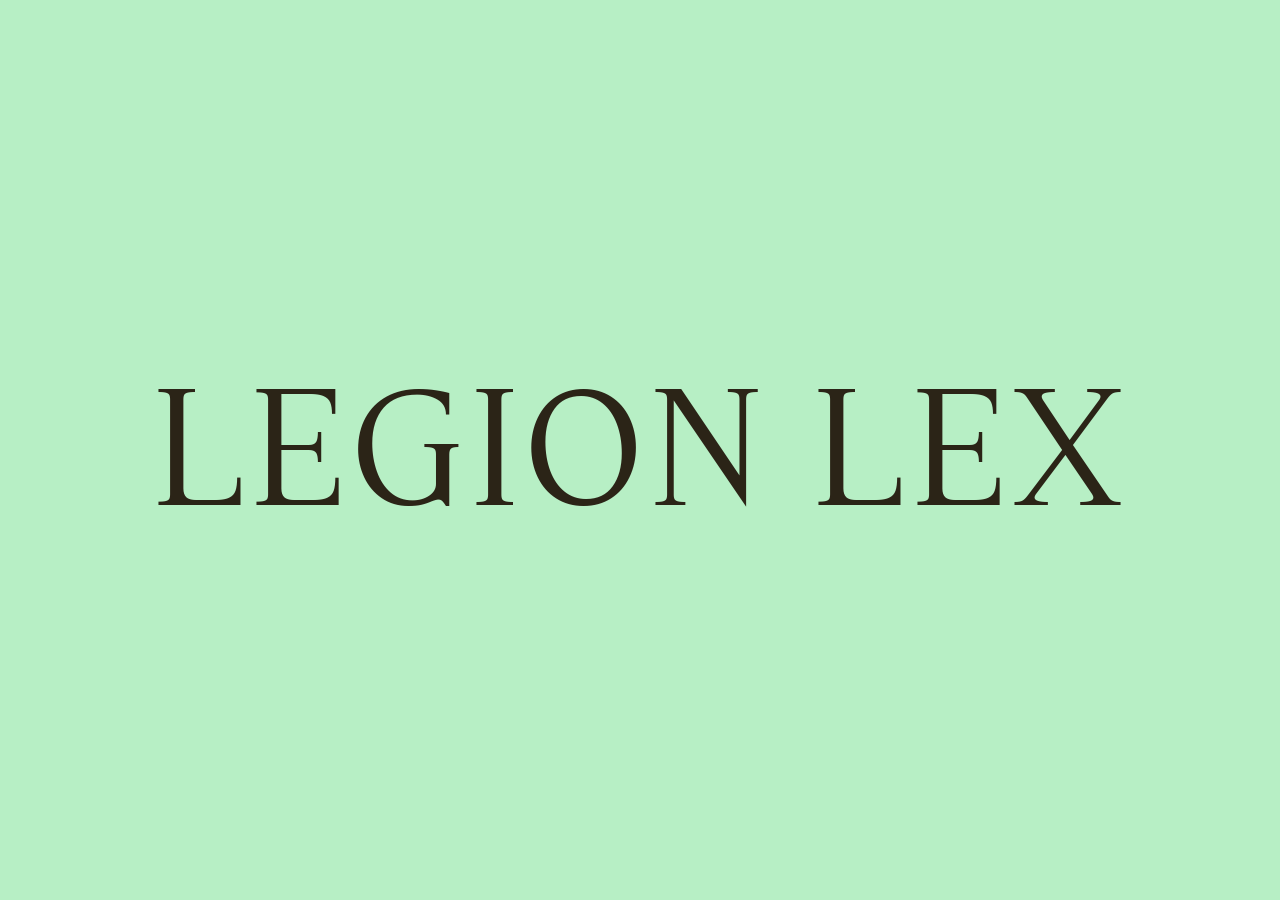
<file: index.html>
<!DOCTYPE html>
<html lang="ru">
<head>
<meta charset="utf-8">
<meta name="viewport" content="width=device-width, initial-scale=1">
<title>LEGION LEX</title>
<style>
  @font-face {
    font-family: "Michelangelus";
    src: url("fonts/michelangelus.woff2") format("woff2");
    font-weight: 400;
    font-style: normal;
    font-display: swap;
  }
  :root { color-scheme: light dark; }
  * { box-sizing: border-box; }
  body {
    margin: 0; min-height: 100vh;
    display: flex; align-items: center; justify-content: center;
    background: #B7EFC5;
    color: #2b2417;
    padding: 24px;
  }
  h1 {
    margin: 0;
    font-family: "Michelangelus", "Michaelangelo", Georgia, "Times New Roman", serif;
    font-weight: 400;
    font-size: clamp(44px, 13vw, 168px);
    line-height: 1.05;
    letter-spacing: .04em;
    text-align: center;
    text-wrap: balance;
  }
</style>
</head>
<body>
<h1>LEGION LEX</h1>
</body>
</html>
</file>
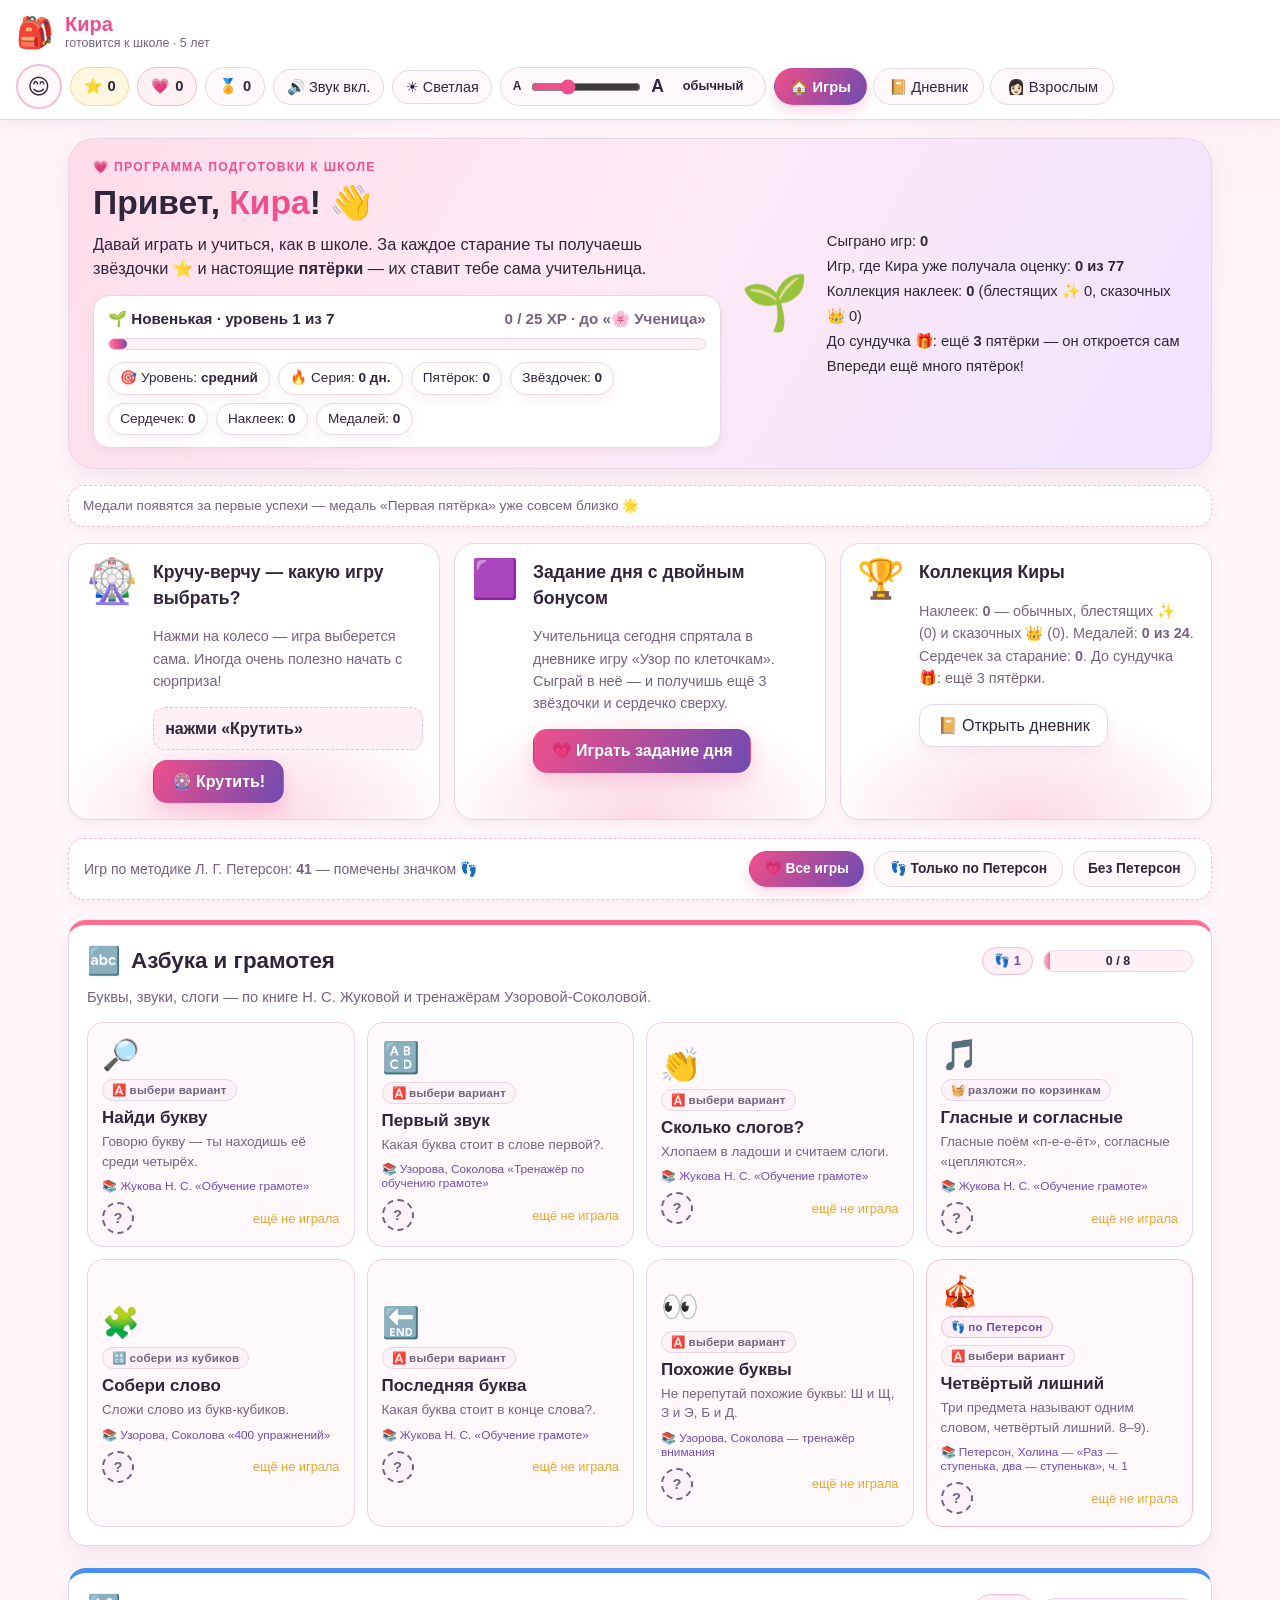
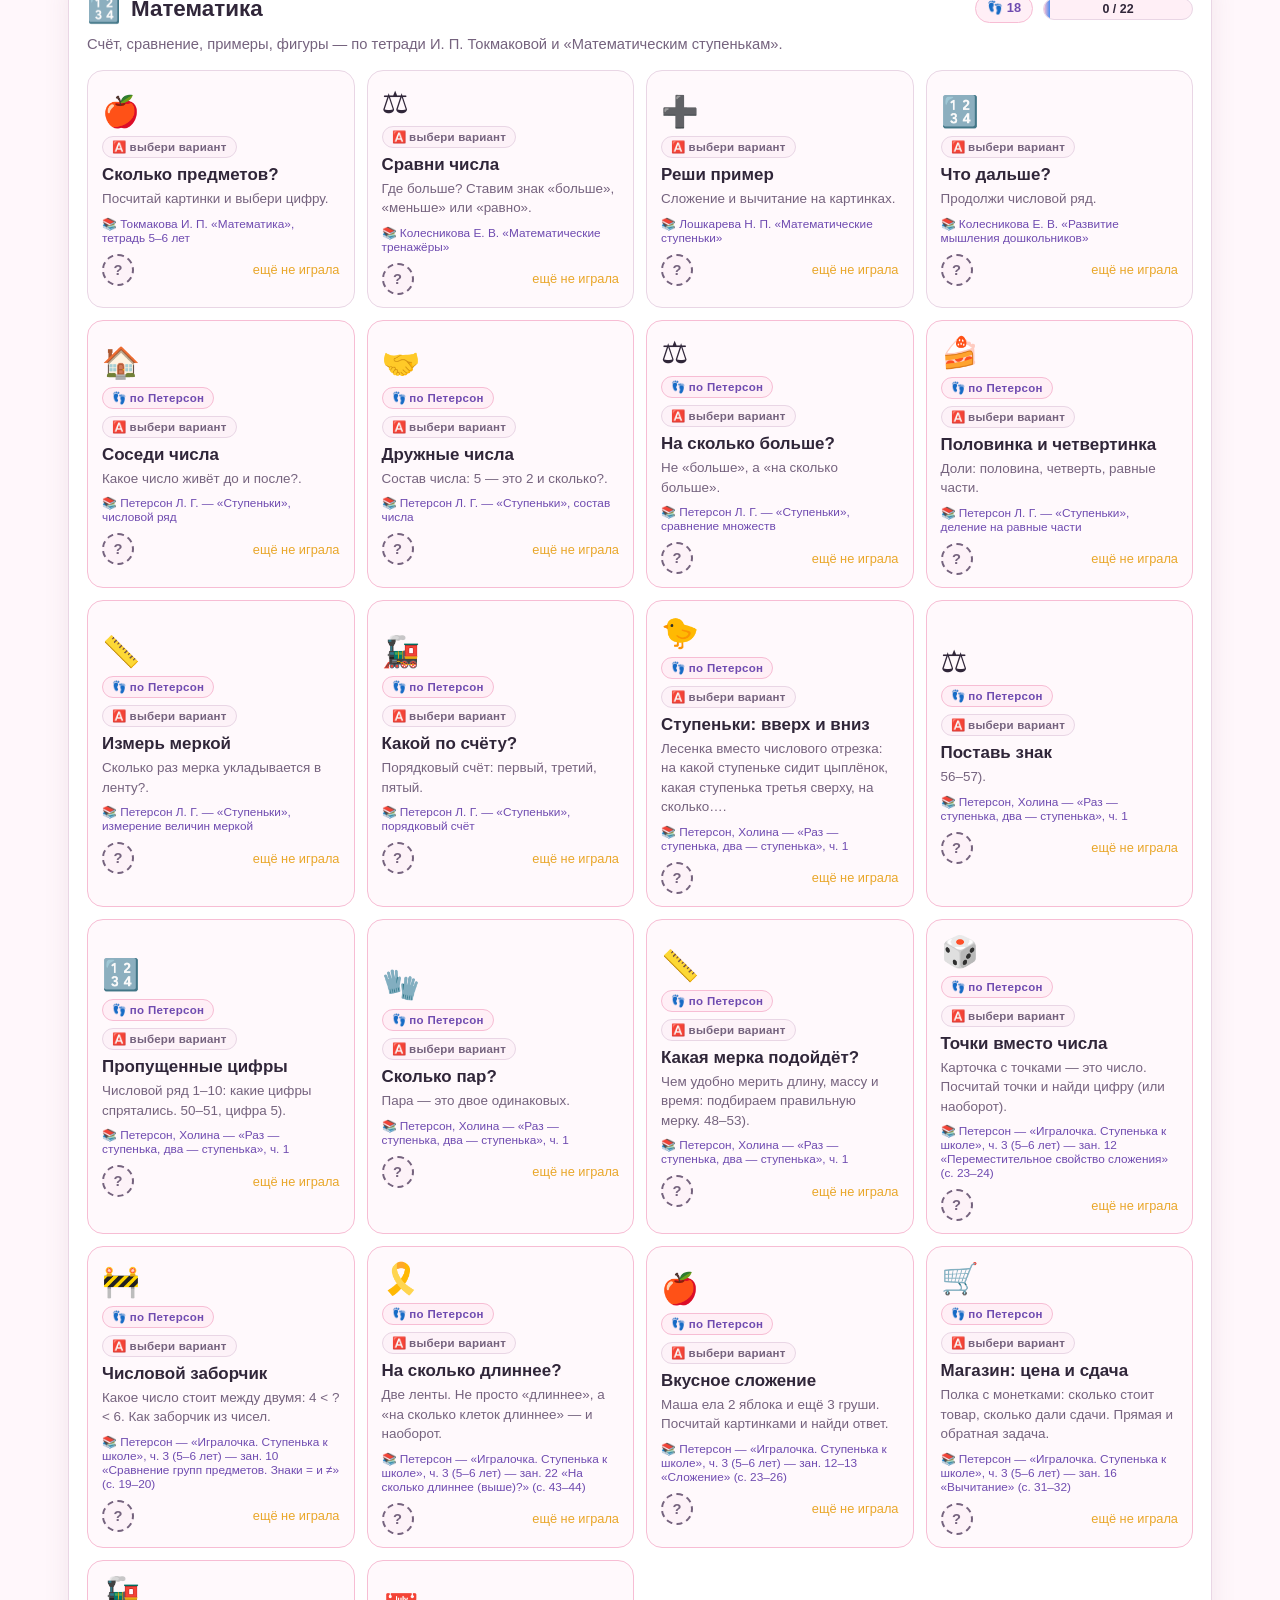
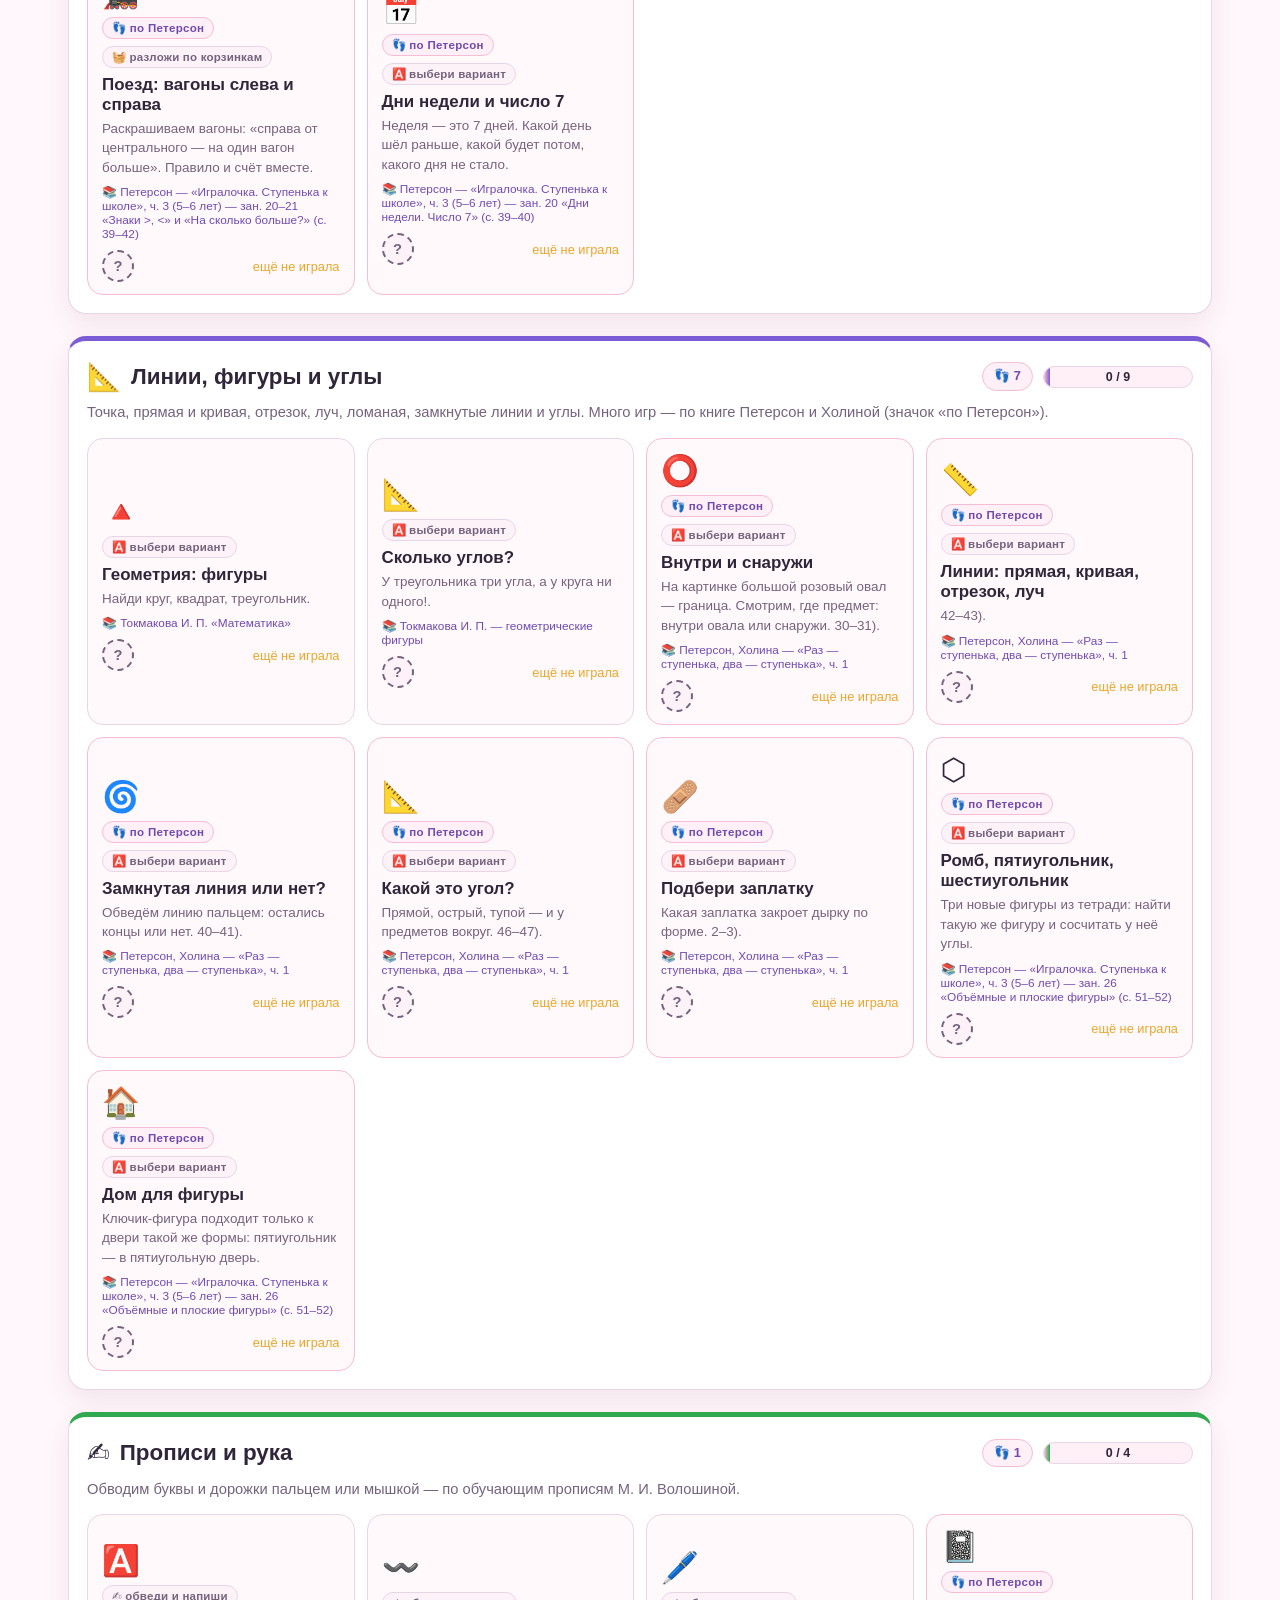
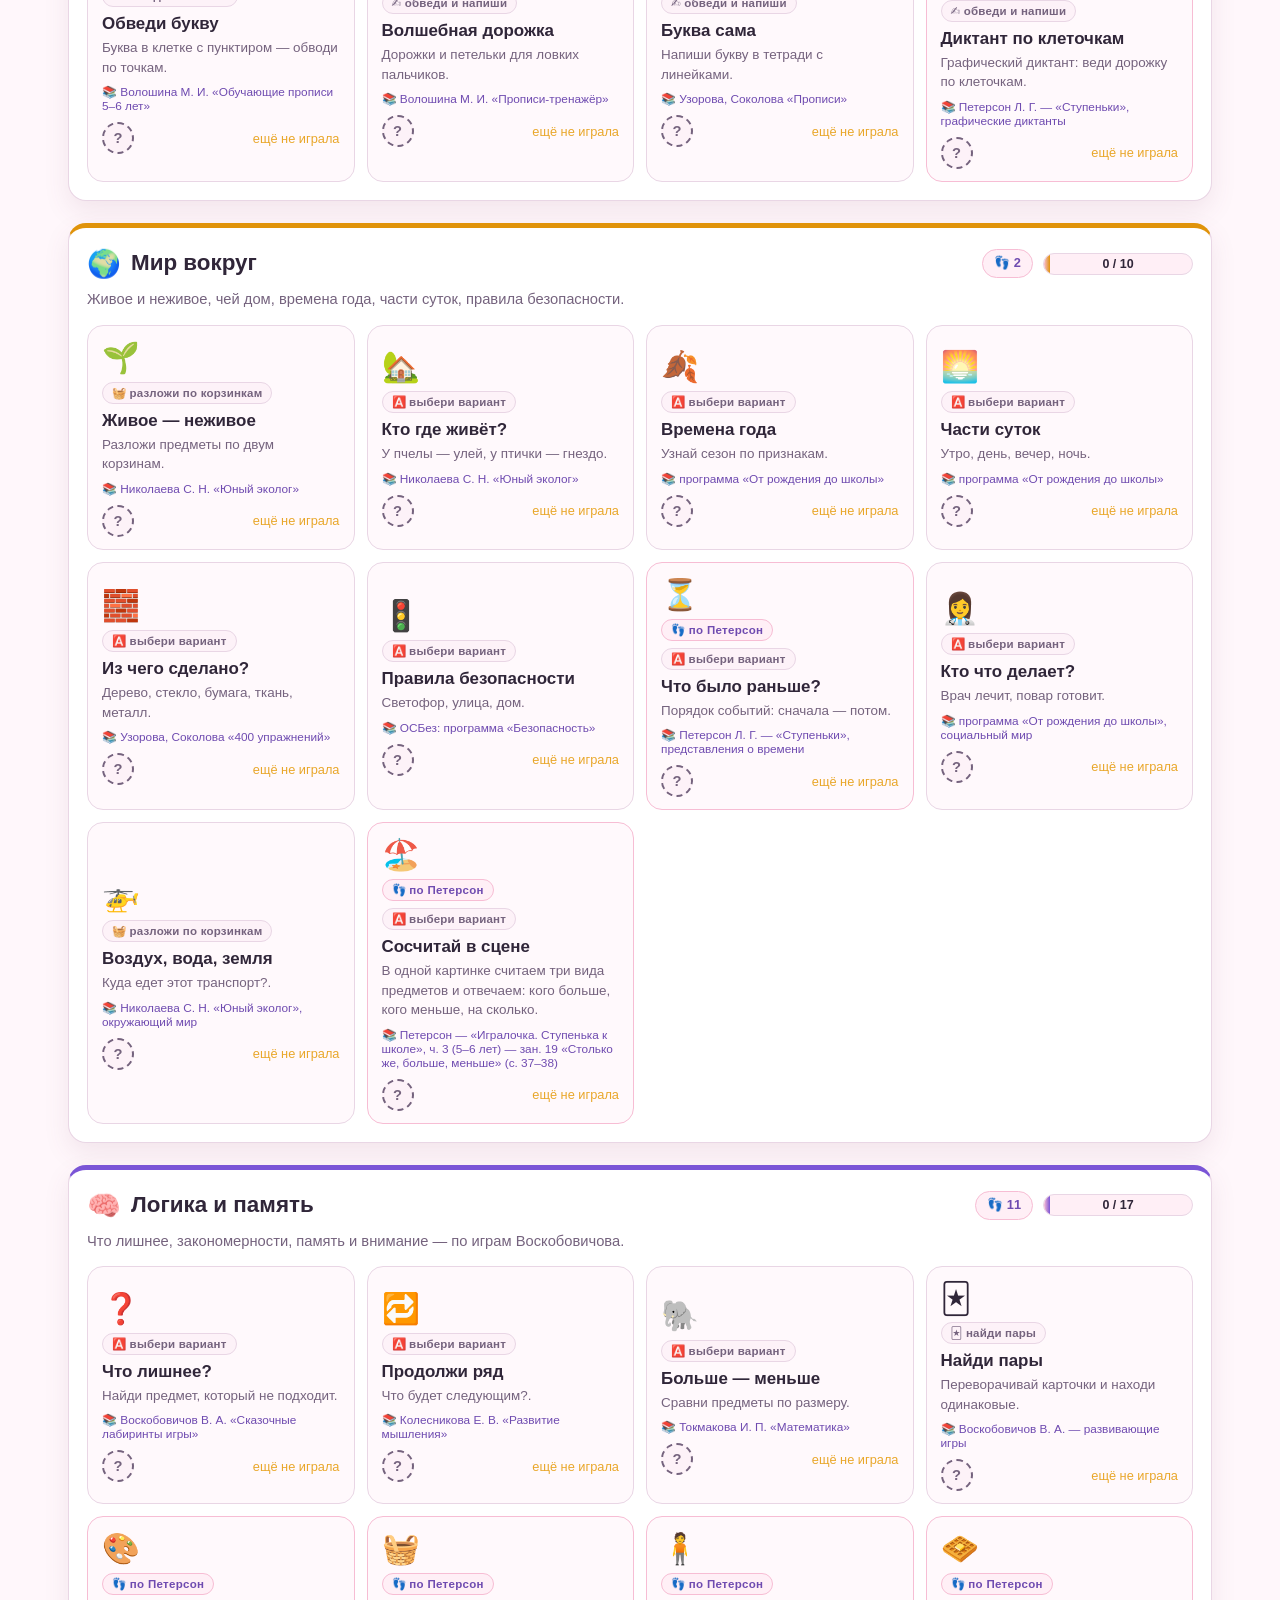
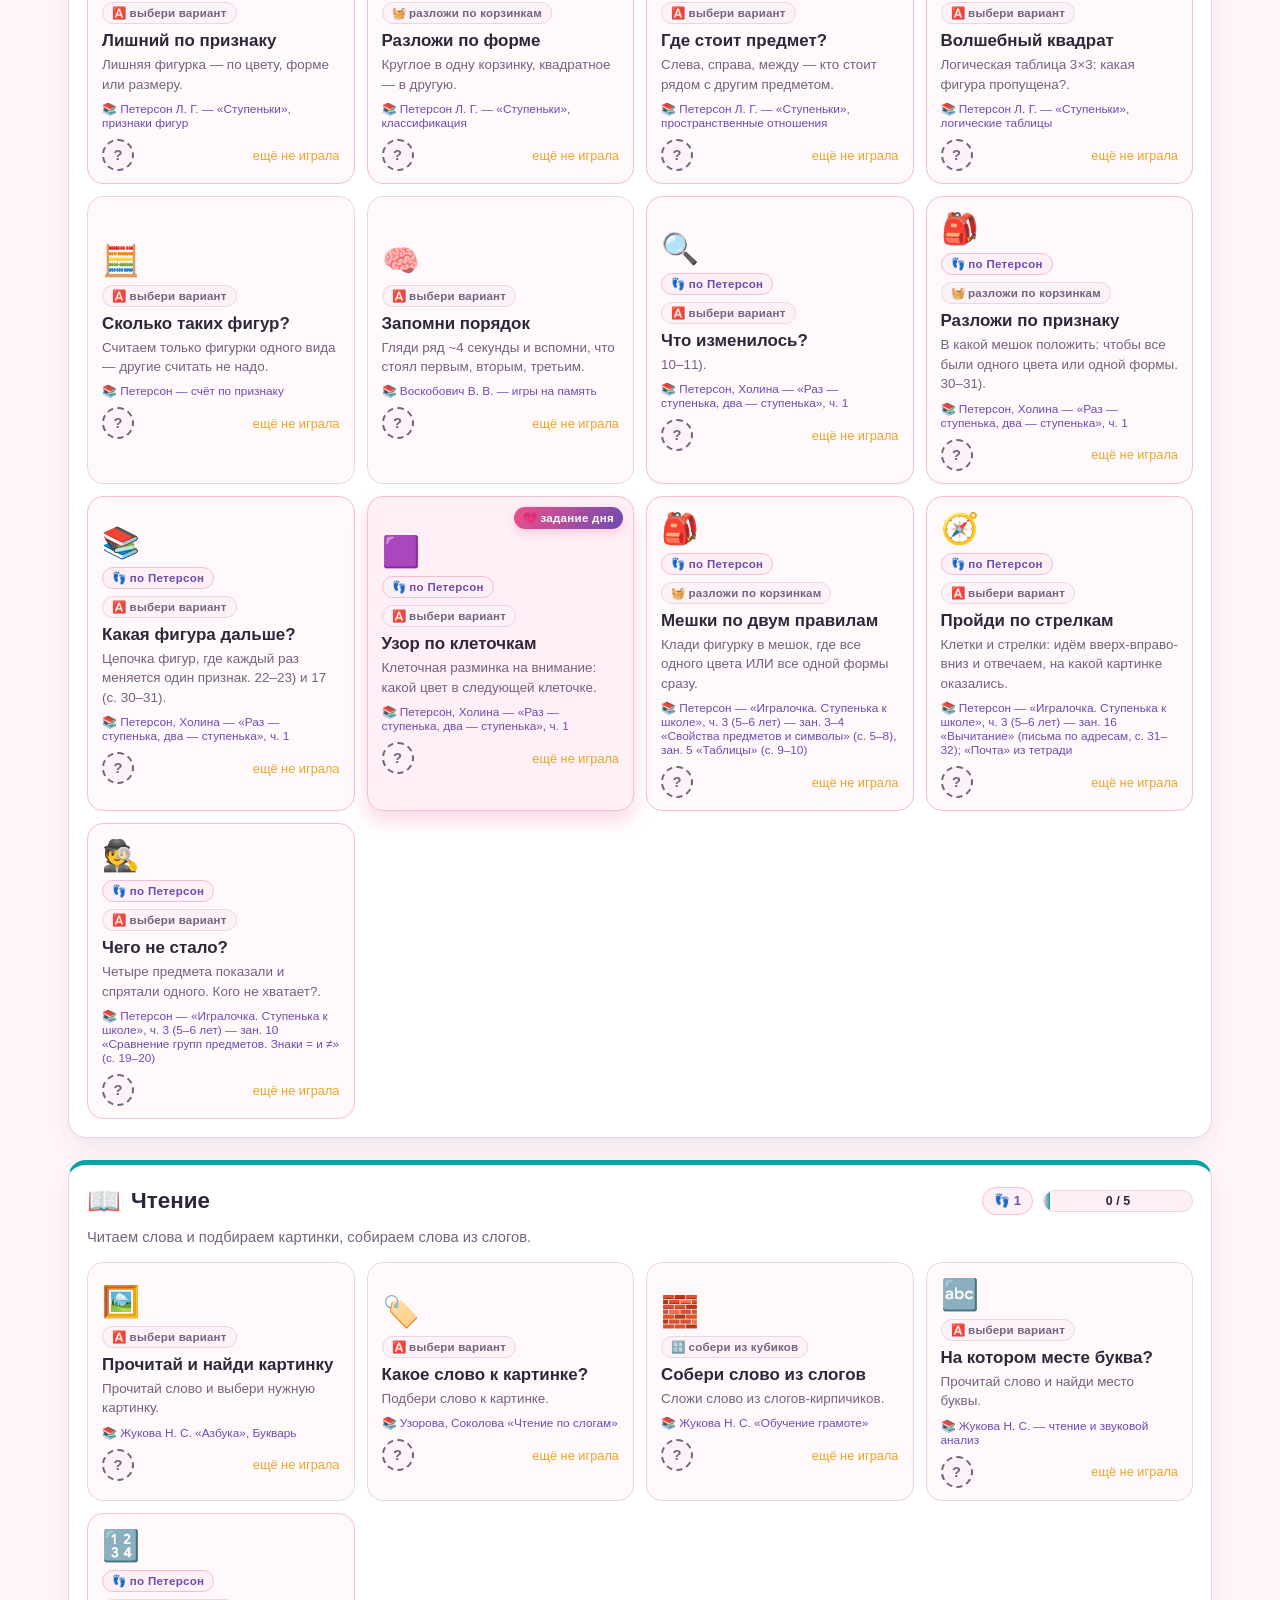
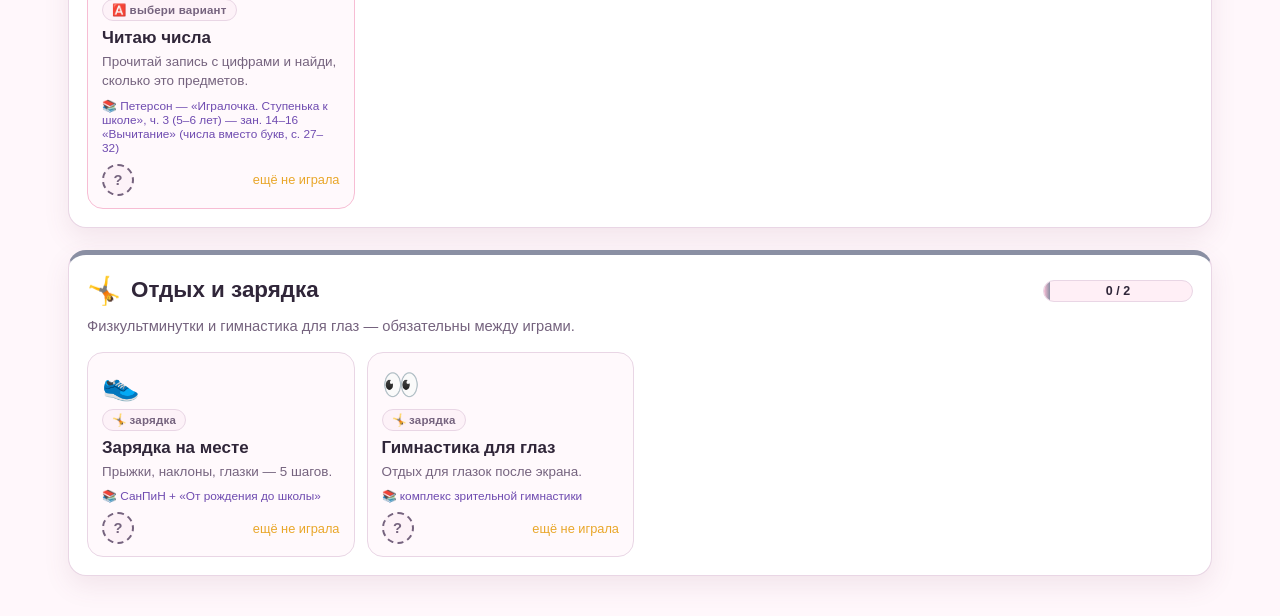
<file: k9x2t/index.html>
<!doctype html>
<html lang="ru">
<head>
<meta name="robots" content="noindex, nofollow">
<meta charset="utf-8">
<meta name="viewport" content="width=device-width, initial-scale=1">
<meta name="color-scheme" content="light dark">
<title>Кира готовится к школе — обучающие игры</title>
<link rel="icon" href="data:image/svg+xml,%3Csvg xmlns='http://www.w3.org/2000/svg' viewBox='0 0 100 100'%3E%3Ctext y='.9em' font-size='90'%3E%F0%9F%8E%92%3C/text%3E%3C/svg%3E">
<link rel="stylesheet" href="styles.css?v=14">
</head>
<body>

<header class="topbar">
  <div class="brand">
    <span class="logo">🎒</span>
    <span class="brand-text"><b id="kid-name-top">Кира</b><small>готовится к школе · 5 лет</small></span>
  </div>
  <div class="topbar-right">
    <span class="chip mood" id="mood" title="Настроение Киры">😊</span>
    <span class="chip stars" title="Звёздочки Киры">⭐ <b id="stars-count">0</b></span>
    <span class="chip hearts" title="Сердечки за старание и за исправленные ошибки">💗 <b id="hearts-count">0</b></span>
    <span class="chip" title="Наклейки за пятёрки">🏅 <b id="sticker-count">0</b></span>
    <button class="chip btn-sound" id="btn-sound" aria-label="Включить или выключить звук">🔊 Звук вкл.</button>
    <div class="ui-tools">
      <button class="btn-theme" id="btn-theme" title="Светлая или тёмная тема" aria-label="Менять тему сайта">☀️ Светлая</button>
      <label class="fs-control" title="Размер текста на сайте">
        <span class="fs-a small">A</span>
        <input type="range" id="font-slider" min="0.85" max="1.35" step="0.05" aria-label="Увеличить или уменьшить шрифт">
        <span class="fs-a big">A</span>
        <span id="font-val">обычный</span>
      </label>
    </div>
    <nav class="tabs">
      <button class="tab active" data-view="hub">🏠 Игры</button>
      <button class="tab" data-view="diary">📔 Дневник</button>
      <button class="tab" data-view="adults">👩🏻 Взрослым</button>
    </nav>
  </div>
</header>

<main>

  <!-- ================= ГЛАВНАЯ ================= -->
  <section id="view-hub" class="view active">
    <div class="hero">
      <div class="hero-text">
        <div class="hero-kicker">💗 Программа подготовки к школе</div>
        <h1>Привет, <span id="kid-name-hero">Кира</span>! <span class="wave">👋</span></h1>
        <p>Давай играть и учиться, как в школе. За каждое старание ты получаешь
           звёздочки ⭐ и настоящие <b>пятёрки</b> — их ставит тебе сама учительница.</p>
        <div class="levelbar">
          <div class="levelbar-top">
            <span id="level-name">🌱 Новенькая</span>
            <span class="levelbar-xp" id="level-xp">0 / 25 XP</span>
          </div>
          <div class="xp-track"><div class="xp-fill" id="xp-fill"></div></div>
          <div class="hero-level" id="hero-level"></div>
        </div>
      </div>
      <div class="hero-side">
        <div class="medal" id="hero-medal">🏆</div>
        <div id="hero-summary"></div>
      </div>
    </div>
    <div class="hero-medals" id="hero-medals"></div>
    <div class="quick-row" id="quick-row"></div>
    <div id="subjects"></div>
  </section>

  <!-- ================= ИГРА ================= -->
  <section id="view-game" class="view">
    <div class="gamebar">
      <button class="btn ghost" id="btn-home">← Все игры</button>
      <div class="game-title" id="game-title"></div>
      <div class="progress" id="progress"></div>
      <div class="round-stars" id="round-stars"></div>
      <div class="gamebar-btns">
        <button class="btn small" id="btn-repeat" title="Повторить задание голосом">🔊 Повтори</button>
        <button class="btn small warn" id="btn-hint" title="Показать подсказку">💡 Подсказка</button>
      </div>
    </div>
    <div id="stage"></div>
    <div class="caption" id="caption" aria-live="polite"></div>
    <div class="feedback" id="feedback"></div>
  </section>

  <!-- ================= ДНЕВНИК ================= -->
  <section id="view-diary" class="view">
    <div class="page-head">
      <h2>📔 Дневник Киры</h2>
      <div class="page-head-btns no-print">
        <button class="btn" id="btn-print">🖨 Распечатать дневник</button>
        <button class="btn ghost" id="btn-clear-diary">Очистить дневник</button>
      </div>
    </div>
    <div class="diary-stats" id="diary-stats"></div>
    <h3>Медали Киры</h3>
    <div class="medal-shelf" id="medal-shelf"></div>
    <h3>Наклейки: обычные, блестящие и сказочные</h3>
    <div class="sticker-groups" id="sticker-wall"></div>
    <h3>Оценки</h3>
    <div class="table-wrap"><table class="diary-table" id="diary-table"></table></div>
    <p class="print-note">Дневник распечатывается целиком — его можно повесить на холодильник.</p>
  </section>

  <!-- ================= ВЗРОСЛЫМ ================= -->
  <section id="view-adults" class="view">
    <div class="page-head"><h2>👩🏻 Взрослым: программа, пособия, режим</h2></div>

    <div class="adults-grid">

      <div class="panel">
        <h3>⚙️ Настройки</h3>
        <label class="field">Имя ребёнка
          <input id="set-name" type="text" maxlength="20" autocomplete="off">
        </label>
        <label class="field">Уровень сложности
          <select id="set-diff">
            <option value="лёгкий">Лёгкий (5 лет, только начали)</option>
            <option value="средний">Средний (знаем часть букв и цифр)</option>
            <option value="сложный">Сложный (уверенно читаем и считаем)</option>
          </select>
        </label>
        <label class="check"><input type="checkbox" id="set-sound"> Озвучка заданий</label>
        <label class="voice-pick">Голос для озвучки:
          <select id="set-voice"><option value="">Авто — самый красивый русский</option></select>
        </label>
        <label class="voice-rate">Скорость речи:
          <input type="range" id="set-rate" min="0.6" max="1.2" step="0.05">
          <span id="rate-val"></span>
        </label>
        <div class="panel-btns">
          <button class="btn small" id="btn-voice-preview">🔉 Послушать этот голос</button>
          <button class="btn small ghost" id="btn-voice-refresh">⟳ Найти голоса заново</button>
        </div>
        <label class="check"><input type="checkbox" id="set-limit"> Ограничивать: не больше 4 игр подряд, потом «отдых»</label>
        <label class="check"><input type="checkbox" id="set-restnag"> Напоминать об отдыхе для глазок: большое окно «глазкам нужен отдых» и голосок после 4 игр. Снимите галочку, если напоминание мешает — тогда окно появляться не будет.</label>
        <label class="check"><input type="checkbox" id="set-foreign"> Озвучивать задания и даже без русского голоса (будет звучать непонятно, но громко)</label>
        <label class="check"><input type="checkbox" id="set-sparkle"> Блёстки и сердечки под курсором (красиво, но чуть активнее)</label>
        <label class="field">Тема сайта
          <select id="set-theme">
            <option value="auto">Авто — как на устройстве (днём светлая, ночью тёмная)</option>
            <option value="light">Всегда светлая</option>
            <option value="dark">Всегда тёмная</option>
          </select>
        </label>
        <label class="voice-rate">Размер текста:
          <input type="range" id="set-font" min="0.85" max="1.35" step="0.05">
          <span id="font-val2"></span>
        </label>
        <div class="hint-text">Ползунок размера текста есть ещё в шапке сайта — Кира может сама сделать буквы крупнее.</div>
        <div class="panel-btns"><button class="btn small" id="btn-voice-test">🔉 Проверить голос: «Кире, пятёрка!»</button></div>
        <div class="hint-text" id="voice-info"></div>
        <div class="clip-block">
          <div class="clip-title">🎙 Живой голос — похвала вашим голосом</div>
          <div class="hint-text">Самый тёплый голос для пятилетки — мамин или бабушкин. Запишите эти фразы один раз прямо на планшете: браузер спросит разрешение на микрофон — разрешите. Тогда сайт будет хвалить Киру вашим голосом, а не роботом. Работает на Android в Chrome и на iPad в Safari, если адрес сайта начинается с https://</div>
          <div id="clip-list"></div>
          <div class="hint-text" id="clip-msg"></div>
        </div>
        <div class="panel-btns">
          <button class="btn ghost" id="btn-reset">Сбросить весь прогресс</button>
        </div>
      </div>

      <div class="panel">
        <h3>📅 Недельный план (по 15–20 минут)</h3>
        <div class="table-wrap"><table class="plan-table" id="plan-table"></table></div>
        <p class="hint-text">4 занятия по 15 минут в день — норма для 5 лет. Лучше 4 коротких, чем одно долгое.</p>
      </div>

      <div class="panel panel-wide">
        <h3>📚 Предпочтительные пособия → наши игры</h3>
        <p class="hint-text">Игры повторяют задания из этих тетрадей, только отвечают голосом и сразу ставят оценку.
        Покупать тетради не обязательно, но с ними ребёнку будет привычнее в детском саду и нулевом классе.</p>
        <div class="table-wrap"><table class="book-table" id="book-table"></table></div>
      </div>

      <div class="panel panel-wide">
        <h3>📖 Книга Петерсон и Холиной «Раз — ступенька, два — ступенька» (часть 1) → наши игры</h3>
        <p class="hint-text">Рабочая тетрадь: 34 занятия по 4–5 заданий. В таблице показано, какое занятие чему учит
        и в какие игры на сайте это превращается. Открыли занятие в тетради — сыграли в игру на планшете: то же самое,
        но с голосом, оценкой и наклейкой.</p>
        <div class="table-wrap"><table class="book-table" id="bookmap-table"></table></div>
      </div>

      <div class="panel panel-wide">
        <h3>📚 Тетрадь Петерсон «Игралочка», часть 3 (5–6 лет) → наши игры</h3>
        <p class="hint-text">Второй год программы «Ступеньки»: 27 занятий. В таблице видно, какое занятие чему учит
        и в какую игру на сайте оно превращается. Номера занятий и страницы сверены с файлом тетради, который лежит
        рядом с сайтом: занятие занимает лист, а после него разворот «Повторение».</p>
        <div class="table-wrap"><table class="book-table" id="igmap-table"></table></div>
        <p class="pet-note">Четырнадцать игр появились на сайте впервые именно из этой тетради: точки вместо чисел,
          числовой заборчик, «на сколько длиннее?», магазин со сдачей, дни недели и число 7, новые фигуры —
          ромб, пятиугольник и шестиугольник. Все они помечены значком 👣.</p>
      </div>

      <div class="panel panel-wide">
        <h3>✅ Что Кира должна уметь к 1 классу</h3>
        <p class="hint-text">Отмечайте галочкой то, что уже получается. Это ориентир из программы
        «От рождения до школы» (под ред. Н. Е. Вераксы) и федерального перечня (ФОП ДО).</p>
        <div class="skills" id="skills-list"></div>
      </div>

      <div class="panel">
        <h3>💛 Как хвалить, чтобы хотелось учиться</h3>
        <ul class="tips">
          <li>Хвалите за усилие, а не за скорость: «Ты сегодня старалась — это пятёрка!»</li>
          <li>Ошибка — не двойка. Игра сама скажет: «Почти! Посмотри ещё разок», и оценка за исправленную ошибку почти не снижается.</li>
          <li>Подсказка 💡 можно брать сколько нужно: она чуть-чуть снижает оценку, но пятёрка всё равно достижима.</li>
          <li>Пусть Кира учит игрушки: объясняет задание мишке, а потом играет в «школу» и ставит себе пятёрки.</li>
          <li>Пятёрку можно «приклеить» в дневник — там появляется стена наклеек и полка медалей.</li>
          <li>Двойки и «неправильно» нет: тройка — это «старалась, давай повторим», и за старание дают сердечки 💗.</li>
        </ul>
      </div>

      <div class="panel panel-wide">
        <h3>🎁 Как устроены награды (щадящая система)</h3>
        <ul class="tips">
          <li><b>Звёздочка ⭐</b> — за каждый верный ответ, даже если сначала получилось не с первого раза.</li>
          <li><b>Сердечко 💗</b> — за старание: за исправленную ошибку, за любую оценку (за тройку — два), за задание дня. Сердечки никогда не сгорают.</li>
          <li><b>Оценка</b>: пятёрка ставится, если большинство ответов верны — идеальность не нужна. Двойки нет вообще.</li>
          <li><b>Наклейки 🏅</b> трёх цветов: обычные (за пятёрку и часто за четвёрку), блестящие ✨ (за пятёрку) и сказочные 👑 (редко — за круг без ошибок и без подсказок).</li>
          <li><b>Сундучок 🎁</b> открывается сам после каждой третьей пятёрки: внутри сюрприз — звёздочки, сердечки или блестящая/сказочная наклейка.</li>
          <li><b>Медали 🏆</b> — 24 штуки за разные успехи: первая пятёрка, серия дней, «без единой ошибки», все темы, зарядка, «по ступенькам Петерсон». Они остаются навсегда.</li>
          <li><b>Уровни</b> теперь наступают быстрее и не откатываются назад; серия дней 🔥 может «замораживаться» на день отдыха, а не сгорать.</li>
        </ul>
      </div>

      <div class="panel">
        <h3>👀 Здоровье экрана</h3>
        <ul class="tips">
          <li>5–6 лет: 20–30 минут экрана за сеанс, потом перерыв 10 минут.</li>
          <li>Игра «Зарядка» 👟 — физкультминутка прямо на месте, делайте её вместе.</li>
          <li>Расстояние до экрана — вытянутая рука, свет в комнате включён.</li>
          <li>После 19:00 лучше бумажные прописи и чтение вслух, а не экран.</li>
        </ul>
      </div>

    </div>
  </section>

</main>

<!-- ============ МОДАЛКА ОЦЕНКИ ============ -->
<div class="modal hidden" id="result">
  <div class="modal-card">
    <div class="biggrade" id="res-grade">5</div>
    <h2 id="res-title">Кире, пятёрка!</h2>
    <p id="res-text">Отлично! Ты справилась со всеми заданиями.</p>
    <div class="res-stars" id="res-stars"></div>
    <div class="res-sticker" id="res-sticker"></div>
    <div class="res-chest hidden" id="res-chest"></div>
    <div class="res-medals" id="res-medals"></div>
    <div class="modal-btns">
      <button class="btn primary" id="res-again">Играть ещё раз</button>
      <button class="btn" id="res-next">Другая игра</button>
      <button class="btn ghost" id="res-close">В дневник</button>
    </div>
  </div>
</div>

<!-- ============ МОДАЛКА ОТДЫХА ============ -->
<div class="modal hidden" id="rest">
  <div class="modal-card">
    <div class="biggrade rest">☕</div>
    <h2 id="rest-title">Кира сегодня большая молодец!</h2>
    <p id="rest-text">Четыре игры — достаточно. Глазкам нужен отдых: попрыгай, попей воды, порисуй.
       Завтра будет ещё больше пятёрок!</p>
    <div class="modal-btns">
      <button class="btn primary" id="rest-ok">Хорошо, отдохнём</button>
      <button class="btn ghost" id="rest-more">Ещё одну игру</button>
    </div>
  </div>
</div>

<canvas id="confetti"></canvas>
<div id="sparkles" aria-hidden="true"></div>
<div id="toasts"></div>

<script src="data.js?v=14"></script>
<script src="data2.js?v=14"></script>
<script src="data3.js?v=14"></script>
<!-- данные новых тетрадей: «Игралочка» ч. 3 (5–6 лет) и «Раз — ступенька, два — ступенька» ч. 2 (6–7 лет);
     грузятся до app.js, чтобы главная сразу показывала все игры -->
<script src="data4.js?v=14"></script>
<script src="app.js?v=14"></script>
<script src="gen4.js?v=14"></script>
</body>
</html>
</file>
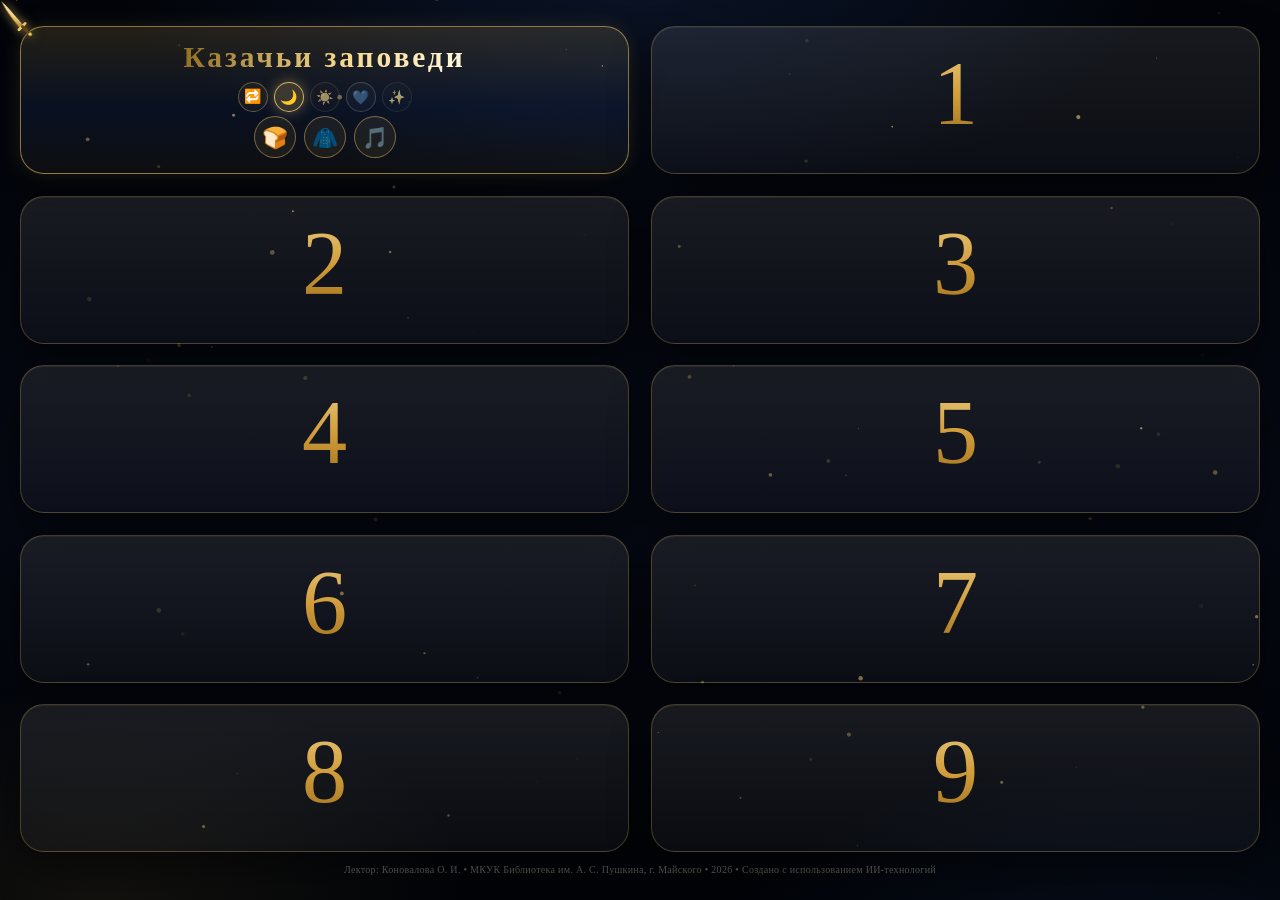
<file: kazaki/index.html>
<!DOCTYPE html>
<html lang="ru" data-theme="night">
<head>
<meta charset="utf-8">
<meta name="viewport" content="width=device-width, initial-scale=1, viewport-fit=cover">
<meta name="color-scheme" content="dark">
<title>Казачьи заповеди</title>
<style>
  :root{
    --gold:240 201 106; --gold-hi:#ffe9ad; --gold-lo:#8f6d22;
    --blue:74 134 255; --blue-deep:#16295e;
    --ink:#efe9da; --ink-dim:#9c9485;
    --dust:#f0c96a;
    --bg:
      radial-gradient(900px 520px at 50% -12%, rgb(74 134 255/.16), transparent 62%),
      radial-gradient(720px 420px at 88% 112%, rgb(74 134 255/.10), transparent 60%),
      radial-gradient(620px 360px at 8% 100%, rgb(240 201 106/.07), transparent 60%),
      linear-gradient(180deg,#020409,#050812 55%,#010307);
    --card-bg:linear-gradient(180deg, rgba(255,255,255,.085), rgba(255,255,255,.035));
    --card-border:rgb(240 201 106/.24);
    --shadow:0 18px 40px rgba(0,0,0,.45);
    --shadow-deep:0 26px 54px rgba(0,0,0,.55);
    --shadow-img:0 24px 70px rgba(0,0,0,.65);
    --frame-shadow:0 40px 120px rgba(0,0,0,.72);
    --inset-hi:inset 0 1px 0 rgba(255,255,255,.06);
    --title-grad:linear-gradient(100deg,#8f6d22 0%,#f7d98b 22%,#fff6d8 38%,#f7d98b 52%,#8f6d22 78%);
    --num-grad:linear-gradient(180deg,#e8ca80 8%,#d29d3a 46%,#8a6012 96%);
    --fill-grad:linear-gradient(90deg,#8f6d22,#f0c96a);
    --frame-bg:linear-gradient(180deg,#0a0f1e,#060913);
    --cmd-color:#fdf4de; --cmd-hi:#ffffff;
    --track-bg:rgba(255,255,255,.1);
    --stage-bg:rgba(3,5,12,.8);
  }
  [data-theme="day"]{
    --gold:168 122 24; --gold-hi:#7a5a10; --gold-lo:#8a6a12;
    --blue:60 110 220; --blue-deep:#2c4a9e;
    --ink:#33291a; --ink-dim:#7a6f58;
    --dust:#c8a54a;
    --bg:
      radial-gradient(900px 520px at 50% -12%, rgb(60 110 220/.12), transparent 62%),
      radial-gradient(720px 420px at 88% 112%, rgb(60 110 220/.10), transparent 60%),
      radial-gradient(620px 360px at 8% 100%, rgb(180 140 40/.18), transparent 60%),
      linear-gradient(180deg,#fdf8e9,#f8efdb 55%,#efe4cd);
    --card-bg:linear-gradient(180deg, rgba(255,255,255,.55), rgba(255,255,255,.25));
    --card-border:rgb(168 122 24/.35);
    --shadow:0 18px 40px rgba(120,90,30,.22);
    --shadow-deep:0 26px 54px rgba(120,90,30,.3);
    --shadow-img:0 24px 60px rgba(120,90,30,.35);
    --frame-shadow:0 40px 90px rgba(120,90,30,.4);
    --inset-hi:inset 0 1px 0 rgba(255,255,255,.9);
    --title-grad:linear-gradient(100deg,#6e520d 0%,#b8922a 22%,#8a6a12 38%,#b8922a 52%,#6e520d 78%);
    --num-grad:linear-gradient(180deg,#e2c070 8%,#b28a24 46%,#6a4f10 96%);
    --fill-grad:linear-gradient(90deg,#8a6a12,#e0c068);
    --frame-bg:linear-gradient(180deg,#fbf7ec,#f1e8d6);
    --cmd-color:#4a3a18; --cmd-hi:#1f1808;
    --track-bg:rgba(0,0,0,.12);
    --stage-bg:rgba(250,244,230,.92);
  }
   [data-theme="dnieper"]{
     --gold:190 200 215; --gold-hi:#ffffff; --gold-lo:#8a95a8;
     --blue:116 152 216; --blue-deep:#2c4470;
     --ink:#e9edf5; --ink-dim:#93a0b8;
     --dust:#c4cde0;
     --bg:
       radial-gradient(900px 520px at 50% -12%, rgb(116 152 216/.18), transparent 62%),
       radial-gradient(720px 420px at 88% 112%, rgb(116 152 216/.12), transparent 60%),
       radial-gradient(620px 360px at 8% 100%, rgb(190 200 215/.08), transparent 60%),
       linear-gradient(180deg,#050e1c,#0e1c33 55%,#050d18);
     --card-bg:linear-gradient(180deg, rgba(160 180 220/.10), rgba(160 180 220/.04));
     --card-border:rgb(190 200 215/.3);
     --shadow:0 18px 40px rgba(4,8,18,.55);
     --shadow-deep:0 26px 54px rgba(4,8,18,.6);
     --shadow-img:0 24px 70px rgba(4,8,18,.6);
     --frame-shadow:0 40px 120px rgba(4,8,18,.65);
     --inset-hi:inset 0 1px 0 rgba(210 220 240,.08);
     --title-grad:linear-gradient(100deg,#8a95a8 0%,#dfe5f0 22%,#ffffff 38%,#dfe5f0 52%,#8a95a8 78%);
     --num-grad:linear-gradient(180deg,#e2e8f2 8%,#b3bfd2 46%,#77839a 96%);
     --fill-grad:linear-gradient(90deg,#77839a,#dfe5f0);
     --frame-bg:linear-gradient(180deg,#0e1420,#0a0f18);
     --cmd-color:#e5eaf4; --cmd-hi:#ffffff;
     --track-bg:rgba(190 200 225,.14);
     --stage-bg:rgba(6,12,22,.8);
   }
   [data-theme="silver"]{
     --gold:96 110 130; --gold-hi:#44556e; --gold-lo:#6c7a92;
     --blue:90 130 200; --blue-deep:#33456b;
     --ink:#2a3548; --ink-dim:#64748c;
     --dust:#93a5c2;
     --bg:
       radial-gradient(900px 520px at 50% -12%, rgb(116 152 216/.22), transparent 62%),
       radial-gradient(720px 420px at 88% 112%, rgb(116 152 216/.16), transparent 60%),
       radial-gradient(620px 360px at 8% 100%, rgb(190 200 215/.35), transparent 60%),
       linear-gradient(180deg,#e7edf7,#d8e2f0 55%,#cfd9ea);
     --card-bg:linear-gradient(180deg, rgba(255,255,255,.65), rgba(255,255,255,.3));
     --card-border:rgb(96 110 130/.35);
     --shadow:0 18px 40px rgba(50,70,110,.22);
     --shadow-deep:0 26px 54px rgba(50,70,110,.3);
     --shadow-img:0 24px 70px rgba(50,70,110,.35);
     --frame-shadow:0 40px 120px rgba(50,70,110,.4);
     --inset-hi:inset 0 1px 0 rgba(255,255,255,.9);
     --title-grad:linear-gradient(100deg,#33425c 0%,#7e92b5 22%,#44587a 38%,#7e92b5 52%,#33425c 78%);
     --num-grad:linear-gradient(180deg,#5c6f8e 8%,#44587a 46%,#2e3d56 96%);
     --fill-grad:linear-gradient(90deg,#44587a,#8fa2c4);
     --frame-bg:linear-gradient(180deg,#f2f6fc,#e2e9f4);
     --cmd-color:#33425c; --cmd-hi:#1c2838;
     --track-bg:rgba(40,60,95,.14);
     --stage-bg:rgba(232,238,248,.9);
   }
   *{box-sizing:border-box; -webkit-tap-highlight-color:transparent}
  html,body{margin:0;padding:0}
  button{ touch-action:manipulation }
  body{
    height:100vh;
    height:100dvh;
    background:var(--bg);
    color:var(--ink);
    font-family:"Georgia","Times New Roman",serif;
    display:flex; flex-direction:column; align-items:center;
    padding:26px 20px calc(22px + env(safe-area-inset-bottom));
    overflow:hidden;
  }

  /* ambient layers */
  #dust{ position:fixed; inset:0; z-index:0; pointer-events:none }
  #glow{
    position:fixed; top:0; left:0; width:640px; height:640px; z-index:0;
    pointer-events:none; mix-blend-mode:screen;
    background:radial-gradient(circle, rgb(var(--blue)/.13), rgb(var(--gold)/.06) 38%, transparent 68%);
    transform:translate(-2000px,-2000px);
    transition:transform .55s ease-out;
  }
  .wrap{ position:relative; z-index:1; display:flex; flex-direction:column; align-items:center; width:100%; flex:1 }

  header{text-align:center; margin-bottom:12px}
  h1{
    font-size:clamp(28px,4.5vw,52px); font-weight:700; margin:0 0 8px;
    letter-spacing:.1em;
    background:var(--title-grad);
    background-size:260% 100%;
    -webkit-background-clip:text; background-clip:text; color:transparent;
    animation:titleIn 1.1s cubic-bezier(.2,.9,.25,1) backwards, shimmer 7s linear 1.2s infinite;
  }
  @keyframes titleIn{ from{ opacity:0; transform:translateY(26px); letter-spacing:.3em } }
  @keyframes shimmer{ 0%{background-position:0%} 100%{background-position:260%} }
  .sub{
    color:var(--ink-dim); font-size:16px; margin:0; line-height:1.55;
    animation:fadeUp .9s .35s ease backwards;
  }
   @keyframes fadeUp{ from{ opacity:0; transform:translateY(20px) } }
    .themes{ display:flex; flex-wrap:nowrap; align-items:center; justify-content:center; gap:6px; animation:fadeUp .9s .65s ease backwards }
    .reset{
      width:30px; height:30px; border-radius:50%; padding:0;
      border:1px solid rgb(var(--gold)/.35); background:rgb(var(--gold)/.05);
      color:var(--gold); font-family:inherit; font-size:14px; line-height:1; cursor:pointer;
     transition:background .25s, box-shadow .25s, transform .25s;
   }
   .reset:hover{ background:rgb(var(--gold)/.16); box-shadow:0 0 18px rgb(var(--gold)/.25); transform:translateY(-2px) }
   .tbtn{
     width:30px; height:30px; border-radius:50%; padding:0;
     border:1px solid rgb(var(--gold)/.35); background:rgb(var(--gold)/.05);
     font-size:14px; line-height:1; cursor:pointer;
    filter:grayscale(.55); opacity:.7;
    transition:background .2s, box-shadow .2s, transform .2s, filter .2s, opacity .2s;
  }
  .tbtn:hover{ transform:translateY(-2px); background:rgb(var(--gold)/.16); box-shadow:0 0 12px rgb(var(--gold)/.3); filter:none; opacity:1 }
  .tbtn.active{ border-color:rgb(var(--gold)/.85); background:rgb(var(--gold)/.2); box-shadow:0 0 14px rgb(var(--gold)/.4); filter:none; opacity:1 }

  .board{
    display:grid; grid-template-columns:repeat(2,1fr);
    grid-template-rows:repeat(5,minmax(0,1fr));
    gap:clamp(12px,1.8vw,22px); width:100%; max-width:1560px; margin:0 auto;
    flex:1 1 auto; min-height:0;
  }
   @media (max-width:560px){
     body{ padding:16px 12px 14px }
     .board{
       grid-template-rows:repeat(5,minmax(0,1fr));
       max-width:420px;
     }
   }
   .cell.header{ cursor:auto }
   .cell.header::before{ display:none }
   .cell.header:hover{ transform:none; border-color:var(--card-border); box-shadow:var(--shadow), var(--inset-hi) }
   .cell.header h1{ margin:0 0 3px; font-size:clamp(18px,2.3vw,32px) }
   .cell.header .sub{ font-size:12px }

    .cell.header .words{ display:flex; align-items:center; justify-content:center; gap:8px }
     .wbtn{
       width:42px; height:42px; border-radius:50%; padding:0;
       border:1px solid rgb(var(--gold)/.45); background:rgb(var(--gold)/.07);
       font-size:21px; line-height:1; cursor:pointer;
       transition:background .2s, box-shadow .2s, transform .2s;
     }
     .wbtn:hover{ transform:translateY(-2px); background:rgb(var(--gold)/.2); box-shadow:0 0 16px rgb(var(--gold)/.4) }

  .cell{
    position:relative; min-width:0; border-radius:24px;
    background:var(--card-bg);
    border:1px solid var(--card-border);
    box-shadow:var(--shadow), var(--inset-hi);
    display:flex; flex-direction:column; align-items:center; justify-content:center;
    cursor:pointer; overflow:hidden;
    container-type:size;
    animation:cardIn .85s cubic-bezier(.2,.9,.25,1) backwards;
    transition:transform .3s cubic-bezier(.2,.9,.25,1), border-color .3s, box-shadow .3s;
  }
  @keyframes cardIn{ from{ opacity:0; transform:translateY(36px) scale(.94) } }
  .cell:hover{
    transform:translateY(-7px) scale(1.02);
    border-color:rgb(var(--gold)/.8);
    box-shadow:0 0 22px rgb(var(--gold)/.22), 0 0 60px rgb(var(--blue)/.16), var(--shadow-deep);
  }
  .cell:active{ transform:translateY(-3px) scale(.985) }
  .cell::before{
    content:""; position:absolute; inset:0; pointer-events:none;
    background:linear-gradient(115deg, transparent 32%, rgba(255,255,255,.07) 44%, rgba(255,244,214,.18) 50%, rgba(255,255,255,.07) 56%, transparent 68%);
    transform:translateX(-101%);
    transition:transform .9s ease;
  }
  .cell:hover::before{ transform:translateX(101%) }

  .num{
    font-size:clamp(50px,min(13vh,10vw),132px);
    font-size:min(62cqh,32cqw,128px);
    line-height:1.15; margin:auto; padding:.1em 0 .2em;
    background:var(--num-grad);
    -webkit-background-clip:text; background-clip:text; color:transparent;
    animation:numPulse 3.4s ease-in-out infinite;
  }
  @keyframes numPulse{
    0%,100%{ filter:drop-shadow(0 0 10px rgb(var(--gold)/.35)) }
    50%{ filter:drop-shadow(0 0 26px rgb(var(--gold)/.7)) drop-shadow(0 0 46px rgb(var(--blue)/.3)) }
  }
  .cell.done{
    padding:10px 14px 12px;
    background:linear-gradient(180deg, rgb(var(--gold)/.14), rgb(var(--blue)/.09) 55%, rgb(var(--gold)/.05));
    border-color:rgb(var(--gold)/.55);
    box-shadow:0 0 18px rgb(var(--gold)/.12), var(--shadow);
    display:flex; flex-direction:column; align-items:center; justify-content:flex-start;
    text-align:center;
  }
  .cell.done .label{
    color:var(--gold); font-weight:700; letter-spacing:.24em;
    text-shadow:0 0 16px rgb(var(--gold)/.8);
    animation:cmdIn .55s ease both;
    margin:0;
    font-size:clamp(9px, min(9cqh,1.4vw), 15px);
  }
  .cell.done .cmd{
    font-weight:700; line-height:1.25;
    color:var(--cmd-color);
    text-shadow:0 0 20px rgb(var(--gold)/.28);
    animation:cmdIn .7s .1s ease both;
    margin:auto 0;
    font-size:clamp(15px, min(29cqh,7cqw), 45px);
  }
  @keyframes cmdIn{ from{ opacity:0; transform:translateY(12px) } }
   .cell.done:hover .cmd{ color:var(--cmd-hi) }

    .cell.header{ padding:10px 14px; justify-content:space-evenly }
   @media (max-width:560px){
     .cell.header{ padding:6px 10px }
     .cell.done{ padding:8px 10px }
     .cell.header h1{ margin:0; font-size:clamp(11px,3.2vw,15px); line-height:1.1 }
     .cell.header .sub{ display:none }
      .cell.header .reset{ width:20px; height:20px; font-size:11px }
      .cell.header .themes{ gap:4px }
      .cell.header .tbtn{ width:20px; height:20px; font-size:11px }
        .cell.header .words{ gap:6px }
       .cell.header .wbtn{ width:34px; height:34px; font-size:17px }
    }
  @media (max-width:560px){
    .bar{ gap:10px; padding-left:12px; padding-right:12px }
    .bar .t{ font-size:16px }
    .controls{ gap:10px; padding-left:12px; padding-right:12px }
    .controls .btn{ min-width:38px; height:38px }
    .wordstage .word{ font-size:clamp(26px,7vw,46px) }
    .imgbox img{ border-radius:10px }
  }


  /* stage */
   .stage{
     position:fixed; inset:0; display:none;
     background:#000;
     z-index:50;
     user-select:none; -webkit-user-select:none;
     touch-action:manipulation;
   }
  .stage.open{ display:block; animation:stageIn .3s ease both }
  @keyframes stageIn{ from{ opacity:0 } }
  .frame{
    position:relative;
    width:100%; height:100%;
    animation:pop .42s cubic-bezier(.2,.9,.3,1.25) both;
  }
  @keyframes pop{ from{ transform:scale(.9); opacity:0 } }
  @keyframes frameGlow{
    0%,100%{ box-shadow:0 0 0 1px rgb(var(--blue)/.16), var(--frame-shadow), 0 0 55px rgb(var(--gold)/.14) }
    50%{ box-shadow:0 0 0 1px rgb(var(--blue)/.3), var(--frame-shadow), 0 0 80px rgb(var(--gold)/.26) }
  }
   .bar{
     position:absolute; top:0; left:0; right:0; z-index:2;
     display:flex; align-items:center; gap:14px;
     padding:14px 18px;
     padding-top:calc(14px + env(safe-area-inset-top));
     background:linear-gradient(180deg, rgba(0,0,0,.55), transparent);
   }
  .bar .t{
    font-size:19px; font-weight:700; letter-spacing:.05em;
    background:var(--title-grad);
    background-size:260% 100%;
    -webkit-background-clip:text; background-clip:text; color:transparent;
    animation:shimmer 7s linear infinite;
  }
   .close{
     margin-left:auto; width:42px; height:42px; border-radius:50%;
     border:1px solid rgb(var(--gold)/.4); background:rgb(var(--gold)/.08);
     color:var(--gold); font-size:18px; cursor:pointer;
     display:flex; align-items:center; justify-content:center;
     transition:background .2s, box-shadow .2s;
     touch-action:manipulation;
   }
  .close:hover{ background:rgb(var(--gold)/.22); box-shadow:0 0 14px rgb(var(--gold)/.35) }

  .media{
    position:absolute; inset:0;
    background:#000;
  }
   .media video{ display:block; width:100%; height:100%; object-fit:contain; cursor:pointer; touch-action:none }
  .placeholder{
    width:100%; height:100%; display:flex; flex-direction:column;
    align-items:center; justify-content:center; gap:10px; color:var(--ink-dim);
  }
  .placeholder .big{ font-size:58px; animation:phPulse 2.2s ease-in-out infinite }
  @keyframes phPulse{ 0%,100%{ opacity:.35; transform:scale(1) } 50%{ opacity:.75; transform:scale(1.12) } }
  .placeholder .hint{ font-size:14px; letter-spacing:.05em }
  .buffering{
    position:absolute; inset:0; display:none;
    align-items:center; justify-content:center; pointer-events:none;
  }
  .buffering .spin{
    width:44px; height:44px; border-radius:50%;
    border:3px solid rgb(var(--gold)/.22); border-top-color:var(--gold-hi);
    animation:spin 1s linear infinite;
  }
   @keyframes spin{ to{ transform:rotate(360deg) } }
    .wordstage{ position:absolute; inset:0; display:flex; align-items:center; justify-content:center; background:var(--stage-bg); overflow:hidden }
   .wordstage .wordwrap{ animation:wordIn .7s cubic-bezier(.2,.9,.25,1) backwards; text-align:center }
   @keyframes wordIn{ from{ opacity:0; transform:translateY(26px) scale(.8); filter:blur(12px) } }
   .wordstage .word{
     font-size:clamp(36px,10vh,120px); line-height:1.15; font-weight:800;
     padding:0 20px;
     background:var(--title-grad); background-size:260% 100%;
     -webkit-background-clip:text; background-clip:text; color:transparent;
     animation:shimmer 6s linear infinite, wordPulse 2.8s ease-in-out infinite;
     filter:drop-shadow(0 0 30px rgb(var(--gold)/.35));
   }
   @keyframes wordPulse{ 0%,100%{ transform:scale(1) } 50%{ transform:scale(1.06) } }
   .wordstage .spark{
     position:absolute; pointer-events:none; color:var(--gold-hi);
     text-shadow:0 0 12px rgb(var(--gold)/.9);
     animation:sparkFloat 4s ease-in-out infinite;
   }
   @keyframes sparkFloat{
     0%{ opacity:0; transform:translateY(18px) scale(.5) }
     30%{ opacity:.9; transform:translateY(0) scale(1) }
     100%{ opacity:0; transform:translateY(-46px) scale(.6) }
   }

   .controls{
     position:absolute; left:0; right:0; bottom:0; z-index:2;
     display:flex; align-items:center; gap:12px;
     padding:12px 16px;
     padding-bottom:calc(12px + env(safe-area-inset-bottom));
     background:linear-gradient(0deg, rgba(0,0,0,.55), transparent);
   }
  .bar-progress{
    flex:1; height:6px; border-radius:6px;
    background:var(--track-bg); cursor:pointer; overflow:hidden;
  }
  .bar-progress .fill{
    height:100%; width:0%;
    background:var(--fill-grad);
    box-shadow:0 0 10px rgb(var(--gold)/.8);
  }
  .btn{
    min-width:32px; height:32px; border-radius:50%;
    border:1px solid rgb(var(--blue)/.45); background:rgb(var(--blue)/.12);
    color:var(--gold); cursor:pointer; font-size:13px;
    display:flex; align-items:center; justify-content:center;
    transition:background .2s, box-shadow .2s;
  }
  .btn:hover{ background:rgb(var(--blue)/.26); box-shadow:0 0 12px rgb(var(--blue)/.4) }

   .imgbox{ position:absolute; inset:0; display:flex; flex-direction:column; align-items:center; justify-content:center; background:#000; padding:calc(74px + env(safe-area-inset-top)) 16px 18px; }
   .imgbox img{
     max-width:100%; max-height:calc(100% - 110px);
     width:auto; height:auto; display:block;
     border-radius:12px;
     box-shadow:0 0 0 1px rgb(var(--gold)/.4), var(--shadow-img), 0 0 44px rgb(var(--blue)/.14);
     cursor:pointer;
     animation:imgIn .55s cubic-bezier(.2,.9,.25,1) both;
   }
   .imgbox .cap{
     margin-top:12px; padding:0 16px; text-align:center;
     font-size:clamp(18px,4vw,44px); font-weight:700; line-height:1.25;
     letter-spacing:.05em;
     background:var(--title-grad);
     background-size:260% 100%;
     -webkit-background-clip:text; background-clip:text; color:transparent;
     animation:shimmer 7s linear infinite, cmdIn .6s .15s ease both;
   }
  @keyframes imgIn{ from{ opacity:0; transform:scale(.94) } }

  .meteor{
    position:fixed; z-index:0; pointer-events:none;
    width:260px; height:2px; border-radius:2px; opacity:0;
    background:linear-gradient(90deg, rgb(var(--gold)/0), rgb(var(--gold)/.8) 70%, var(--gold-hi));
    animation:meteorFly 1.7s linear forwards;
  }
  @keyframes meteorFly{
    0%{ opacity:0; transform:translate(var(--sx),var(--sy)) rotate(38deg) }
    12%{ opacity:1 }
    100%{ opacity:0; transform:translate(calc(var(--sx) + 60vw), calc(var(--sy) + 45vw)) rotate(38deg) }
  }

  .credit{
    position:relative; z-index:1; text-align:center;
    margin-top:10px;
    color:var(--ink-dim); font-size:10px; letter-spacing:.03em; line-height:1.6;
     opacity:.5;
  }
  .credit .sep{ color:var(--gold) }

  @media (hover:hover) and (pointer:fine){
    *{ cursor:none !important }
  }
  #sabre{
    position:fixed; top:0; left:0; z-index:100; display:none;
    pointer-events:none; will-change:transform;
    filter:drop-shadow(0 0 5px rgb(var(--gold)/.75)) drop-shadow(0 2px 4px rgba(0,0,0,.5));
  }
  #sabre svg{ overflow:visible; transform-origin:2px 2px; transition:transform .12s }
  #sabre.down svg{ transform:scale(.85) }
  #fx{ position:fixed; inset:0; z-index:99; pointer-events:none }
</style>
</head>
<body>
  <canvas id="dust"></canvas>
  <div id="glow"></div>
  <canvas id="fx"></canvas>
  <div id="sabre"><svg viewBox="0 0 40 40" width="36" height="36" aria-hidden="true">
    <defs><linearGradient id="sb" x1="0" y1="0" x2="1" y2="1">
      <stop offset="0" stop-color="#fff6d8"/><stop offset=".55" stop-color="#f0c96a"/><stop offset="1" stop-color="#a97f28"/>
    </linearGradient></defs>
    <path d="M2 2 C 9 9, 19 20, 26 29 L 23 32 C 16 24, 7 13, 2 2 Z" fill="url(#sb)" stroke="#8f6d22" stroke-width="1"/>
    <path d="M4 4 C 10 10, 17 19, 23 26" stroke="rgba(255,255,255,.75)" stroke-width="1" fill="none"/>
    <path d="M21 33 L 28 26" stroke="#f0c96a" stroke-width="3" stroke-linecap="round"/>
    <path d="M25 29.5 L 32 36.5" stroke="#5d4514" stroke-width="3.4" stroke-linecap="round"/>
    <circle cx="33.5" cy="38" r="2" fill="#f0c96a" stroke="#8f6d22" stroke-width=".7"/>
  </svg></div>

  <div class="wrap">
    <div class="board" id="board" aria-label="Девять заповедей"></div>
  </div>

  <footer class="credit">Лектор: Коновалова О. И. <span class="sep">•</span> МКУК Библиотека им. А. С. Пушкина, г. Майского <span class="sep">•</span> 2026 <span class="sep">•</span> Создано с использованием ИИ-технологий</footer>

  <div class="stage" id="stage">
    <div class="frame" id="frame"></div>
  </div>

<script>
const DATA = [
  {cmd:'Честь и доброе имя казака дороже жизни',
   pv:['Казак честь не кинет, хоть головушка сгинет','Лучше глаза лишиться, чем доброго имени']},
  {cmd:'Казаки все равны в правах',
   pv:['В кулаке все пальцы равны','Была бы голова, будет и булава']},
  {cmd:'Люби Родину, служи преданно своему народу',
   pv:['Береги землю родимую – как мать любимую','Казак скорей умрёт, чем с родной земли уйдёт']},
  {cmd:'Держи слово, слово казака дорого',
   pv:['Казан проверяют по звону, казака – по слову','Кто слову верен, тот и в деле надёжен']},
  {cmd:'Чти старших, уважай старость',
   pv:['Господа старики – первейшие казаки','Кто старших уважает, тому Бог помогает']},
  {cmd:'Держись веры предков, поступай по обычаям своего народа',
   pv:['Казаком быть – Богу служить','Недолго той земле стоять, где начнут устои ломать']},
  {cmd:'Погибай, а товарища выручай',
   pv:['Дружба и братство дороже богатства','Казак за казака горой стоит']},
  {cmd:'Будь трудолюбив, не бездействуй',
   pv:['Казачья земля дармоедов не кормит','От безделья не бывает у казака веселья']},
  {cmd:'Береги семью свою, служи ей примером',
   pv:['Согласную семью горе не берёт','За морем теплее, а в дому своём светлее']},
];

const THEMES = { night:'🌙', day:'☀️', dnieper:'💙', silver:'✨' };
let TC = { gold:'240,201,106', blue:'74,134,255', dust:'#f0c96a' };

function readThemeColors(){
  const cs = getComputedStyle(document.documentElement);
  TC.gold = cs.getPropertyValue('--gold').trim().replace(/\s+/g, ',');
  TC.blue = cs.getPropertyValue('--blue').trim().replace(/\s+/g, ',');
  TC.dust = cs.getPropertyValue('--dust').trim() || '#f0c96a';
}

function setTheme(t){
  if(!THEMES[t]){ t='night'; }
  document.documentElement.dataset.theme = t;
  const meta = document.querySelector('meta[name="color-scheme"]');
  if(meta){ meta.content = t==='day' ? 'light' : 'dark'; }
  readThemeColors();
  try{ localStorage.setItem('cossack-theme', t); }catch(e){}
  document.querySelectorAll('.tbtn').forEach(b=>b.classList.toggle('active', b.dataset.theme===t));
}

const board = document.getElementById('board');
const stage = document.getElementById('stage');
const frame = document.getElementById('frame');
const done = new Set();
let openState = null; // {type:'video'|'image', n}
let activeVideo = null;

function esc(s){ return s.replace(/&/g,'&amp;').replace(/</g,'&lt;').replace(/>/g,'&gt;'); }

function buildBoard(){
  const h=document.createElement('div');
  h.className='cell header done';
  h.dataset.n=0;
  h.innerHTML=`<h1>Казачьи заповеди</h1><div class="themes" role="group" aria-label="Кнопки управления"><button class="reset" id="resetBtn" type="button" title="Начать заново" aria-label="Начать заново">🔁</button><button class="tbtn" data-theme="night" type="button" title="Ночь">🌙</button><button class="tbtn" data-theme="day" type="button" title="День">☀️</button><button class="tbtn" data-theme="dnieper" type="button" title="Днепр">💙</button><button class="tbtn" data-theme="silver" type="button" title="Серебро">✨</button></div><div class="words" role="group" aria-label="Казачье наследие"><button class="wbtn" data-word="kitchen" type="button" title="Казачья кухня" aria-label="Казачья кухня">🍞</button><button class="wbtn" data-word="uniform" type="button" title="Казачья форма" aria-label="Казачья форма">🧥</button><button class="wbtn" data-word="song" type="button" title="Казачья песня" aria-label="Казачья песня">🎵</button></div>`;
  board.appendChild(h);
  for(let i=1;i<=9;i++){
    const c=document.createElement('div');
    c.className='cell';
    c.dataset.n=i;
    c.style.animationDelay = (120 + i*80) + 'ms';
    renderCell(c,i);
    c.addEventListener('click',()=>onCell(i));
    board.appendChild(c);
  }
}

function renderCell(c,i){
  if(i===0){ return; }
  c.style.animationDelay='0ms';
  if(done.has(i)){
    c.classList.add('done');
    c.innerHTML=`<div class="label">✦ ЗАПОВЕДЬ ${i} ✦</div><div class="cmd">${esc(DATA[i-1].cmd)}</div>`;
  }else{
    c.classList.remove('done');
    c.innerHTML=`<div class="num">${i}</div>`;
  }
}

function resetAll(){
  done.clear();
  board.querySelectorAll('.cell').forEach(c=>renderCell(c, +c.dataset.n));
}

function onCell(i){
  if(done.has(i)){ openImage(i); }
  else{ openVideo(i); }
}

function closePlayer(){
  const n = openState ? openState.n : null;
  if(openState && openState.type==='video'){
    done.add(openState.n);
    const c=board.querySelector(`.cell[data-n="${openState.n}"]`);
    if(c){ const r=c.getBoundingClientRect(); fx(r.left+r.width/2, r.top+r.height/2, 70, 3); }
  }
  if(activeVideo){ try{activeVideo.pause();}catch(e){} activeVideo=null; }
  openState=null;
  stage.classList.remove('open');
  frame.innerHTML='';
  if(n!=null){
    const c = board.querySelector(`.cell[data-n="${n}"]`);
    if(c){ renderCell(c, n); }
  }
}

function openVideo(i){
  openState={type:'video', n:i};
  frame.innerHTML='';
  const bar=document.createElement('div'); bar.className='bar';
  bar.innerHTML=`<div class="t">Заповедь ${i}</div><button class="close" aria-label="закрыть">✕</button>`;

  const media=document.createElement('div'); media.className='media';
  const video=document.createElement('video');
  video.src=`Видео/${i}.mp4`;
  video.playsInline=true; video.preload='auto';
  media.appendChild(video);
  const buf=document.createElement('div'); buf.className='buffering';
  buf.innerHTML='<div class="spin"></div>';
  media.appendChild(buf);

  const controls=document.createElement('div'); controls.className='controls';
  const prog=document.createElement('div'); prog.className='bar-progress';
  const fill=document.createElement('div'); fill.className='fill';
  prog.appendChild(fill);
  const btnPlay=document.createElement('button'); btnPlay.className='btn'; btnPlay.textContent='⏸';
  const btnMute=document.createElement('button'); btnMute.className='btn'; btnMute.textContent='🔊';
  controls.appendChild(prog); controls.appendChild(btnPlay); controls.appendChild(btnMute);

  frame.appendChild(bar); frame.appendChild(media); frame.appendChild(controls);
  stage.classList.add('open');

  activeVideo=video;
  const togglePlay=()=>{
    if(video.ended){ video.currentTime=0; video.play().catch(()=>{}); btnPlay.textContent='⏸'; }
    else if(video.paused){ video.play().catch(()=>{}); btnPlay.textContent='⏸'; }
    else{ video.pause(); btnPlay.textContent='▶'; }
  };
  video.addEventListener('click',togglePlay);
  btnPlay.addEventListener('click',togglePlay);
  btnMute.addEventListener('click',()=>{ video.muted=!video.muted; btnMute.textContent=video.muted?'🔇':'🔊'; });
  prog.addEventListener('click',(e)=>{
    const r=prog.getBoundingClientRect(); const ratio=(e.clientX-r.left)/r.width;
    if(video.duration){ video.currentTime=ratio*video.duration; }
  });
  video.addEventListener('timeupdate',()=>{
    if(video.duration){ fill.style.width=(video.currentTime/video.duration*100)+'%'; }
  });
  video.addEventListener('waiting',()=>{ buf.style.display='flex'; });
  video.addEventListener('playing',()=>{ buf.style.display='none'; });
  video.addEventListener('seeked',()=>{ buf.style.display='none'; });
  video.addEventListener('pause',()=>{ buf.style.display='none'; });
  video.addEventListener('ended',()=>{ buf.style.display='none'; btnPlay.textContent='↺'; btnPlay.title='повтор'; });
  video.addEventListener('error',()=>{
    activeVideo=null;
    media.innerHTML='';
    const ph=document.createElement('div'); ph.className='placeholder';
    ph.innerHTML=`<div class="big">🎬</div><div>Видео ещё готовится</div><div class="hint">здесь скоро прозвучит слово</div>`;
    media.appendChild(ph);
    controls.style.display='none';
  });
  video.play().catch(()=>{});
}

function openImage(i){
  openState={type:'image', n:i};
  frame.innerHTML='';
  const bar=document.createElement('div'); bar.className='bar';
  bar.innerHTML=`<div class="t">Заповедь ${i}</div><button class="close" aria-label="закрыть">✕</button>`;
  const imgbox=document.createElement('div'); imgbox.className='imgbox';
  const img=document.createElement('img');
  img.src=`знаменитые казаки/Слайд${i}.JPG`;
  img.alt=`Слайд ${i}`;
  imgbox.appendChild(img);
  const cap=document.createElement('div'); cap.className='cap'; cap.textContent=DATA[i-1].cmd;
  imgbox.appendChild(cap);
  img.addEventListener('click',()=>closePlayer());
  frame.appendChild(bar); frame.appendChild(imgbox);
  stage.classList.add('open');
}

const WORDS={ song:'Казачья песня', uniform:'Казачья форма', kitchen:'Казачья кухня' };
function openWord(w){
  const name=WORDS[w]; if(!name){ return; }
  openState={type:'word', n:0};
  frame.innerHTML='';
  const bar=document.createElement('div'); bar.className='bar';
  bar.innerHTML=`<div class="t">${name}</div><button class="close" aria-label="закрыть">✕</button>`;
  const box=document.createElement('div'); box.className='wordstage';
  box.innerHTML=`<div class="wordwrap"><div class="word">${name}</div></div>`;
  for(let i=0;i<14;i++){
    const s=document.createElement('span'); s.className='spark';
    s.textContent=['✦','✧','✩'][i%3];
    s.style.left=(4+Math.random()*92)+'%';
    s.style.top=(8+Math.random()*84)+'%';
    s.style.fontSize=(8+Math.random()*16)+'px';
    s.style.animationDelay=(Math.random()*4)+'s';
    s.style.animationDuration=(3+Math.random()*3)+'s';
    box.appendChild(s);
  }
  box.addEventListener('click',()=>closePlayer());
  frame.appendChild(bar); frame.appendChild(box);
  stage.classList.add('open');
}

stage.addEventListener('click',(e)=>{
  if(e.target===stage){ closePlayer(); }
});
frame.addEventListener('click',(e)=>{
  if(e.target.closest('.close')){ closePlayer(); }
});
document.addEventListener('keydown',(e)=>{
  if(e.key==='Escape'){ closePlayer(); }
});

/* ---- golden dust ---- */
(function(){
  const cv=document.getElementById('dust');
  const cx=cv.getContext('2d');
  let W,H,parts=[];
  function resize(){ W=cv.width=innerWidth; H=cv.height=innerHeight; }
  addEventListener('resize',resize); resize();
  function spawn(init){
    return {
      x:Math.random()*W,
      y:init? Math.random()*H : H+12,
      s:Math.random()*1.9+.5,
      vy:-(Math.random()*.28+.08),
      vx:(Math.random()-.5)*.22,
      a:Math.random()*.55+.18,
      tw:Math.random()*Math.PI*2
    };
  }
  for(let i=0;i<80;i++) parts.push(spawn(true));
  function tick(){
    if(stage.classList.contains('open')){ requestAnimationFrame(tick); return; }
    cx.clearRect(0,0,W,H);
    for(let i=0;i<parts.length;i++){
      const p=parts[i];
      p.y+=p.vy; p.x+=p.vx; p.tw+=.021;
      if(p.y<-12){ p.y=H+12; p.x=Math.random()*W; }
      cx.globalAlpha=Math.max(.04, p.a*(.55+.45*Math.sin(p.tw)));
      cx.fillStyle=TC.dust;
      cx.beginPath(); cx.arc(p.x,p.y,p.s,0,7); cx.fill();
    }
    requestAnimationFrame(tick);
  }
  requestAnimationFrame(tick);
})();

/* ---- cursor glow ---- */
(function(){
  const g=document.getElementById('glow');
  addEventListener('pointermove',(e)=>{
    g.style.transform=`translate(${e.clientX-320}px, ${e.clientY-320}px)`;
  });
})();

/* ---- gold fx particles ---- */
const fx=(function(){
  const cv=document.getElementById('fx');
  const cx=cv.getContext('2d');
  let W,H;
  function rs(){ W=cv.width=innerWidth; H=cv.height=innerHeight; }
  addEventListener('resize',rs); rs();
  const sp=[];
  function fire(x,y,n,pow){
    for(let i=0;i<n;i++){
      if(sp.length>300){ sp.shift(); }
      const a=Math.random()*Math.PI*2, v=(Math.random()*.55+.45)*pow;
      sp.push({x,y,vx:Math.cos(a)*v,vy:Math.sin(a)*v,l:1,d:.03+Math.random()*.05,c:Math.random()<.5?TC.gold:TC.blue});
    }
  }
  function tick(){
    if(stage.classList.contains('open')){ requestAnimationFrame(tick); return; }
    cx.clearRect(0,0,W,H);
    for(let i=sp.length-1;i>=0;i--){
      const p=sp[i]; p.l-=p.d; p.x+=p.vx; p.y+=p.vy; p.vx*=.93; p.vy=p.vy*.93+.02;
      if(p.l<=0){ sp.splice(i,1); continue; }
      cx.globalAlpha=p.l; cx.fillStyle=`rgba(${p.c},1)`;
      cx.beginPath(); cx.arc(p.x,p.y,p.l*1.6+.3,0,7); cx.fill();
    }
    requestAnimationFrame(tick);
  }
  requestAnimationFrame(tick);
  return fire;
})();

/* ---- sabre cursor ---- */
(function(){
  const sabre=document.getElementById('sabre');
  if(!matchMedia('(hover:hover) and (pointer:fine)').matches){ return; }
  sabre.style.display='block';
  let lx=0,ly=0;
  addEventListener('pointermove',(e)=>{
    const x=e.clientX,y=e.clientY;
    sabre.style.transform=`translate(${x-2}px, ${y-2}px)`;
    if(Math.abs(x-lx)+Math.abs(y-ly)>7){ fx(x,y,1,.6); lx=x; ly=y; }
  });
  addEventListener('pointerdown',(e)=>{ fx(e.clientX,e.clientY,8,1.5); sabre.classList.add('down'); });
  addEventListener('pointerup',()=>sabre.classList.remove('down'));
  document.addEventListener('mouseout',(e)=>{ if(!e.relatedTarget){ sabre.style.opacity='0'; } });
  document.addEventListener('mouseover',(e)=>{ if(!e.relatedTarget){ sabre.style.opacity='1'; } });
})();

/* ---- meteors ---- */
(function(){
  function shoot(){
    const m=document.createElement('div');
    m.className='meteor';
    m.style.setProperty('--sx', (-10+Math.random()*55)+'vw');
    m.style.setProperty('--sy', (-15+Math.random()*55)+'vh');
    document.body.appendChild(m);
    setTimeout(()=>m.remove(),1800);
  }
  (function loop(){ setTimeout(()=>{ if(!stage.classList.contains('open')){ shoot(); } loop(); }, 2500+Math.random()*4000); })();
})();

buildBoard();
document.getElementById('resetBtn').addEventListener('click',resetAll);

let savedTheme='night';
try{ savedTheme = localStorage.getItem('cossack-theme') || 'night'; }catch(e){}
setTheme(savedTheme);
document.querySelectorAll('.tbtn').forEach(b=>b.addEventListener('click',()=>setTheme(b.dataset.theme)));
document.querySelectorAll('.wbtn').forEach(b=>b.addEventListener('click',()=>openWord(b.dataset.word)));
</script>
</body>
</html>
</file>
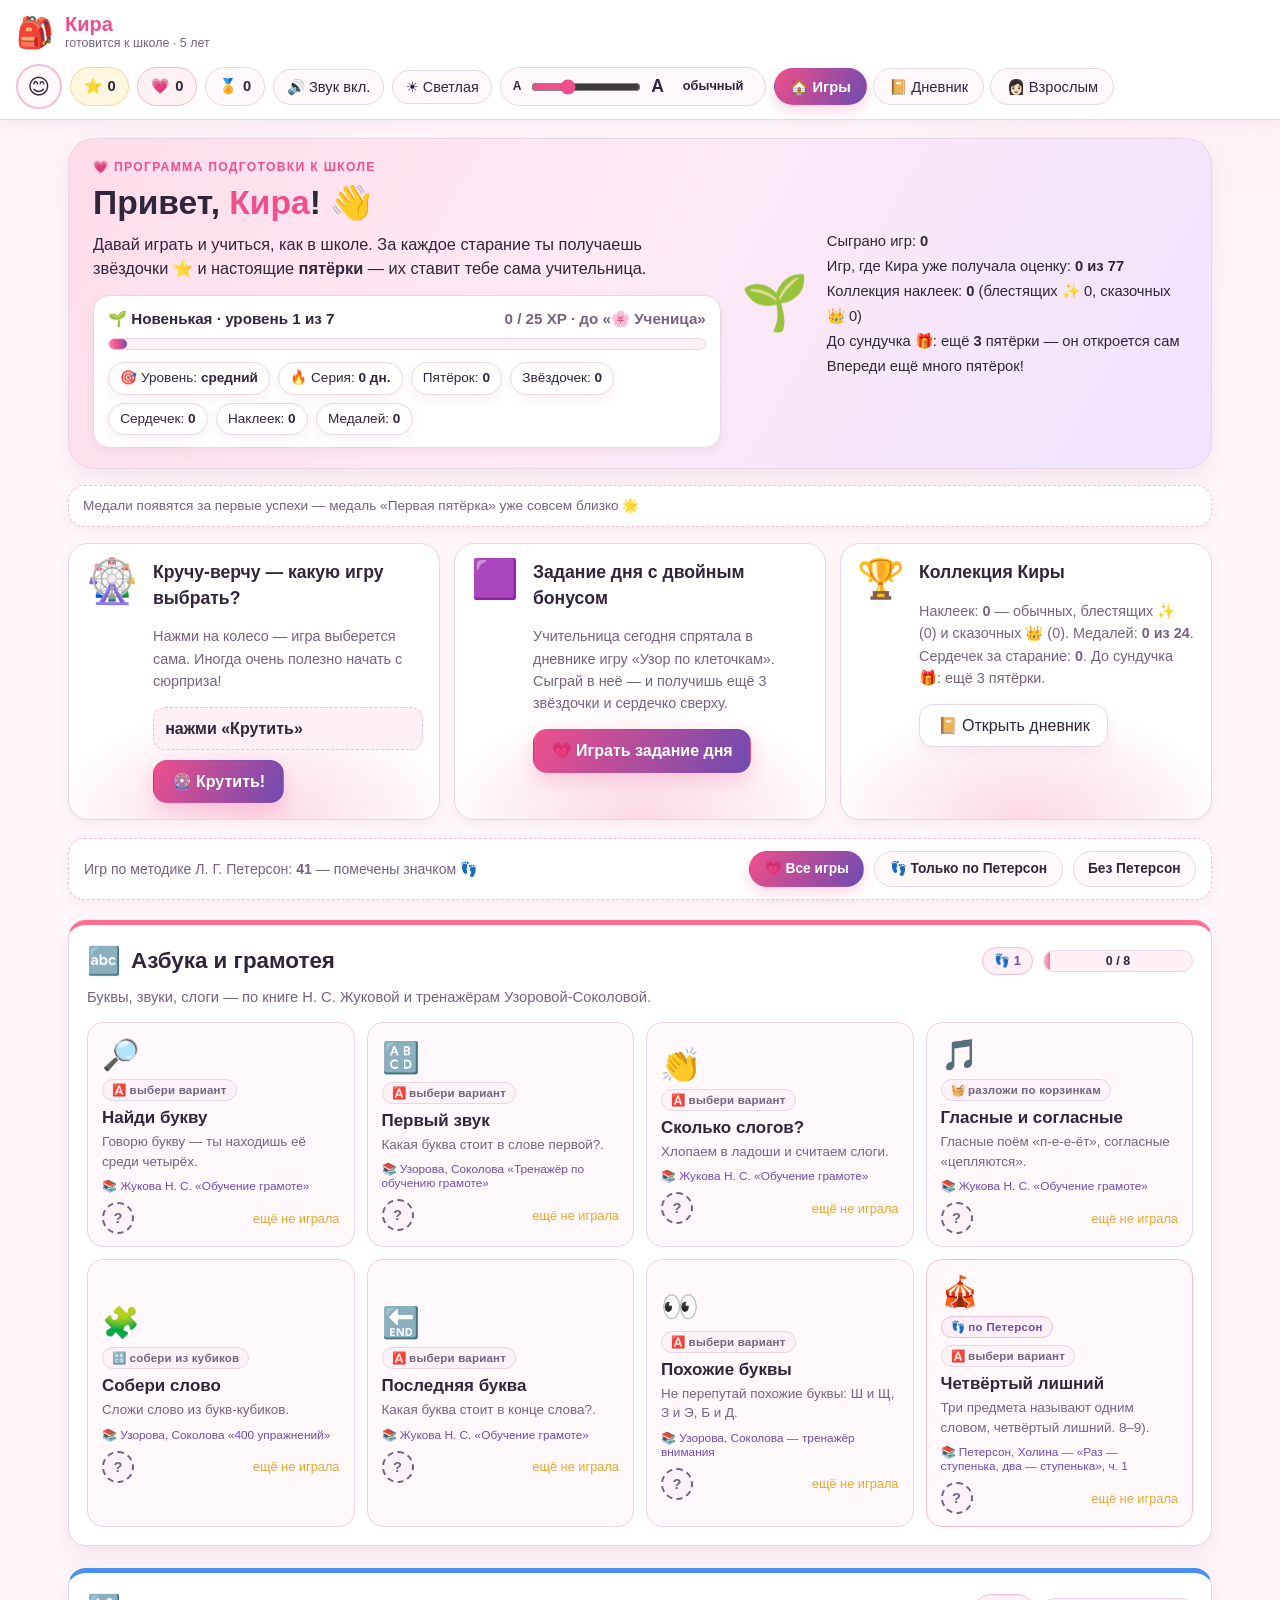
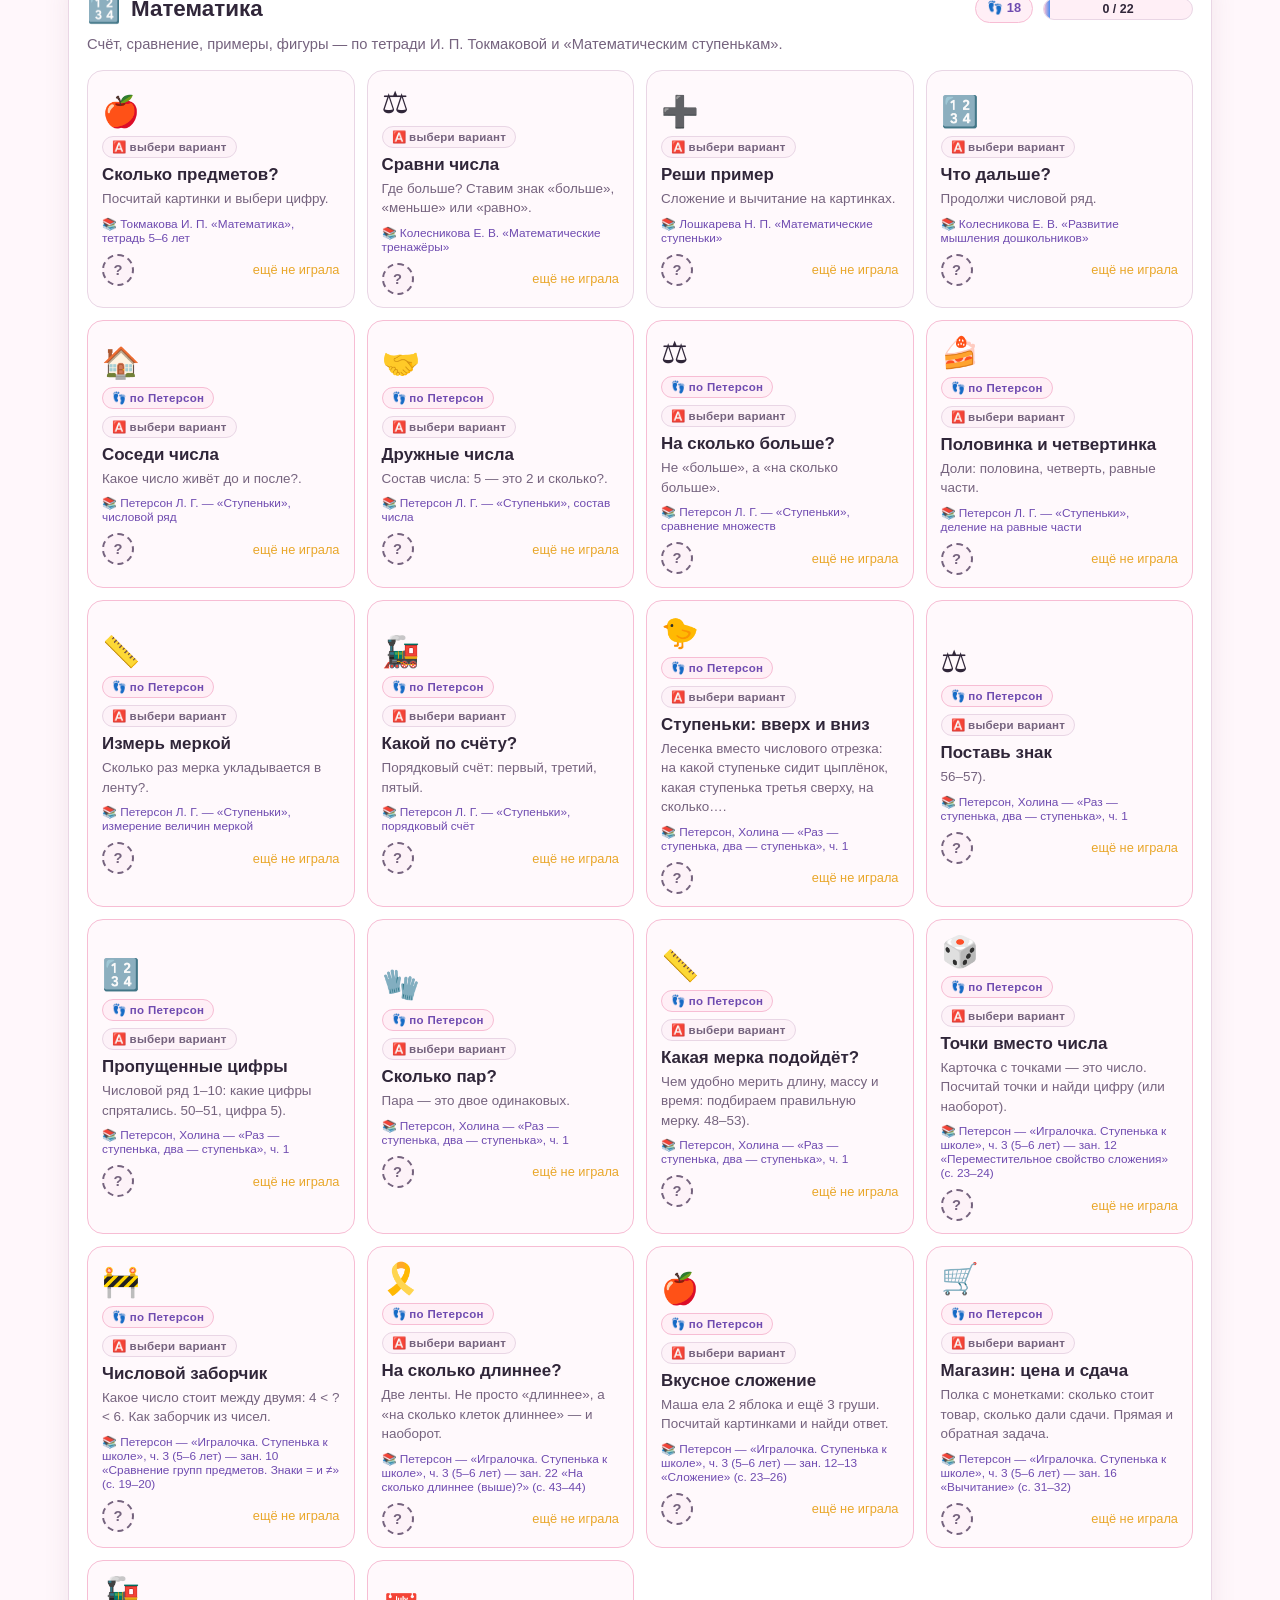
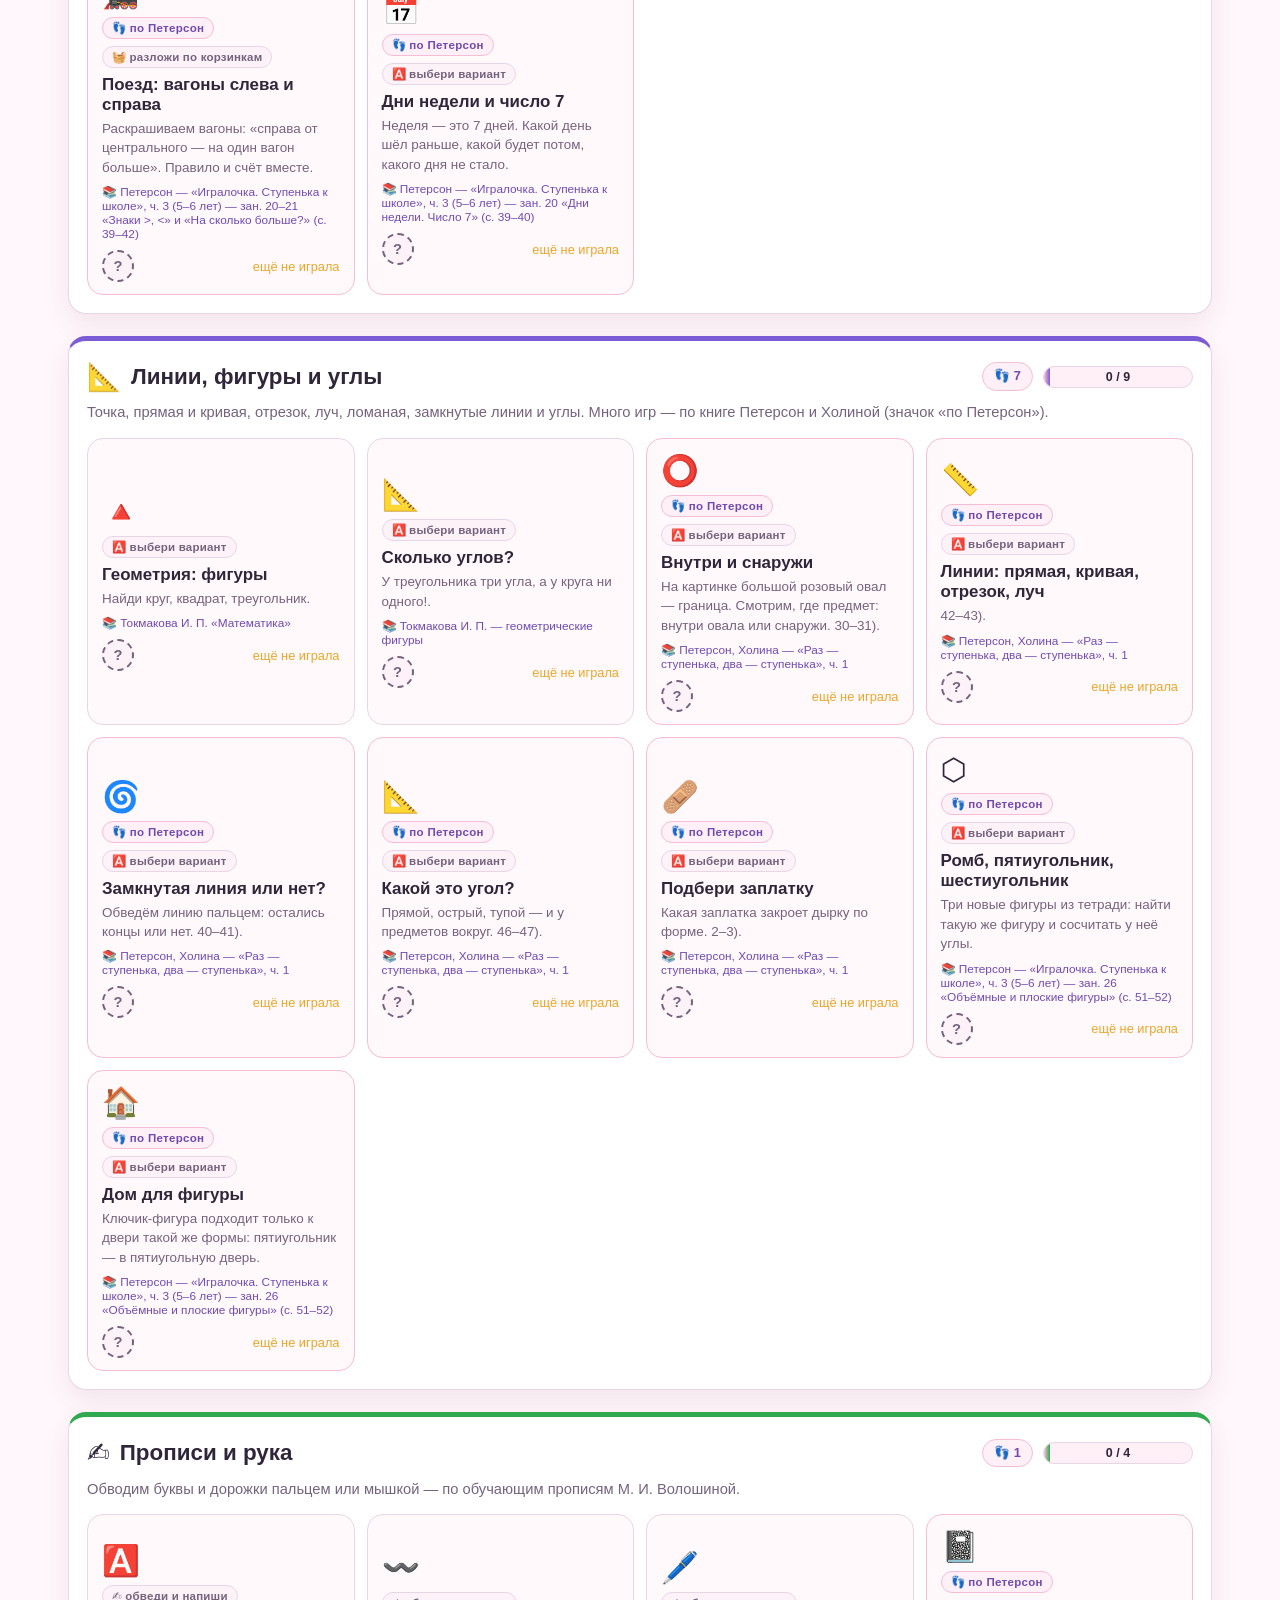
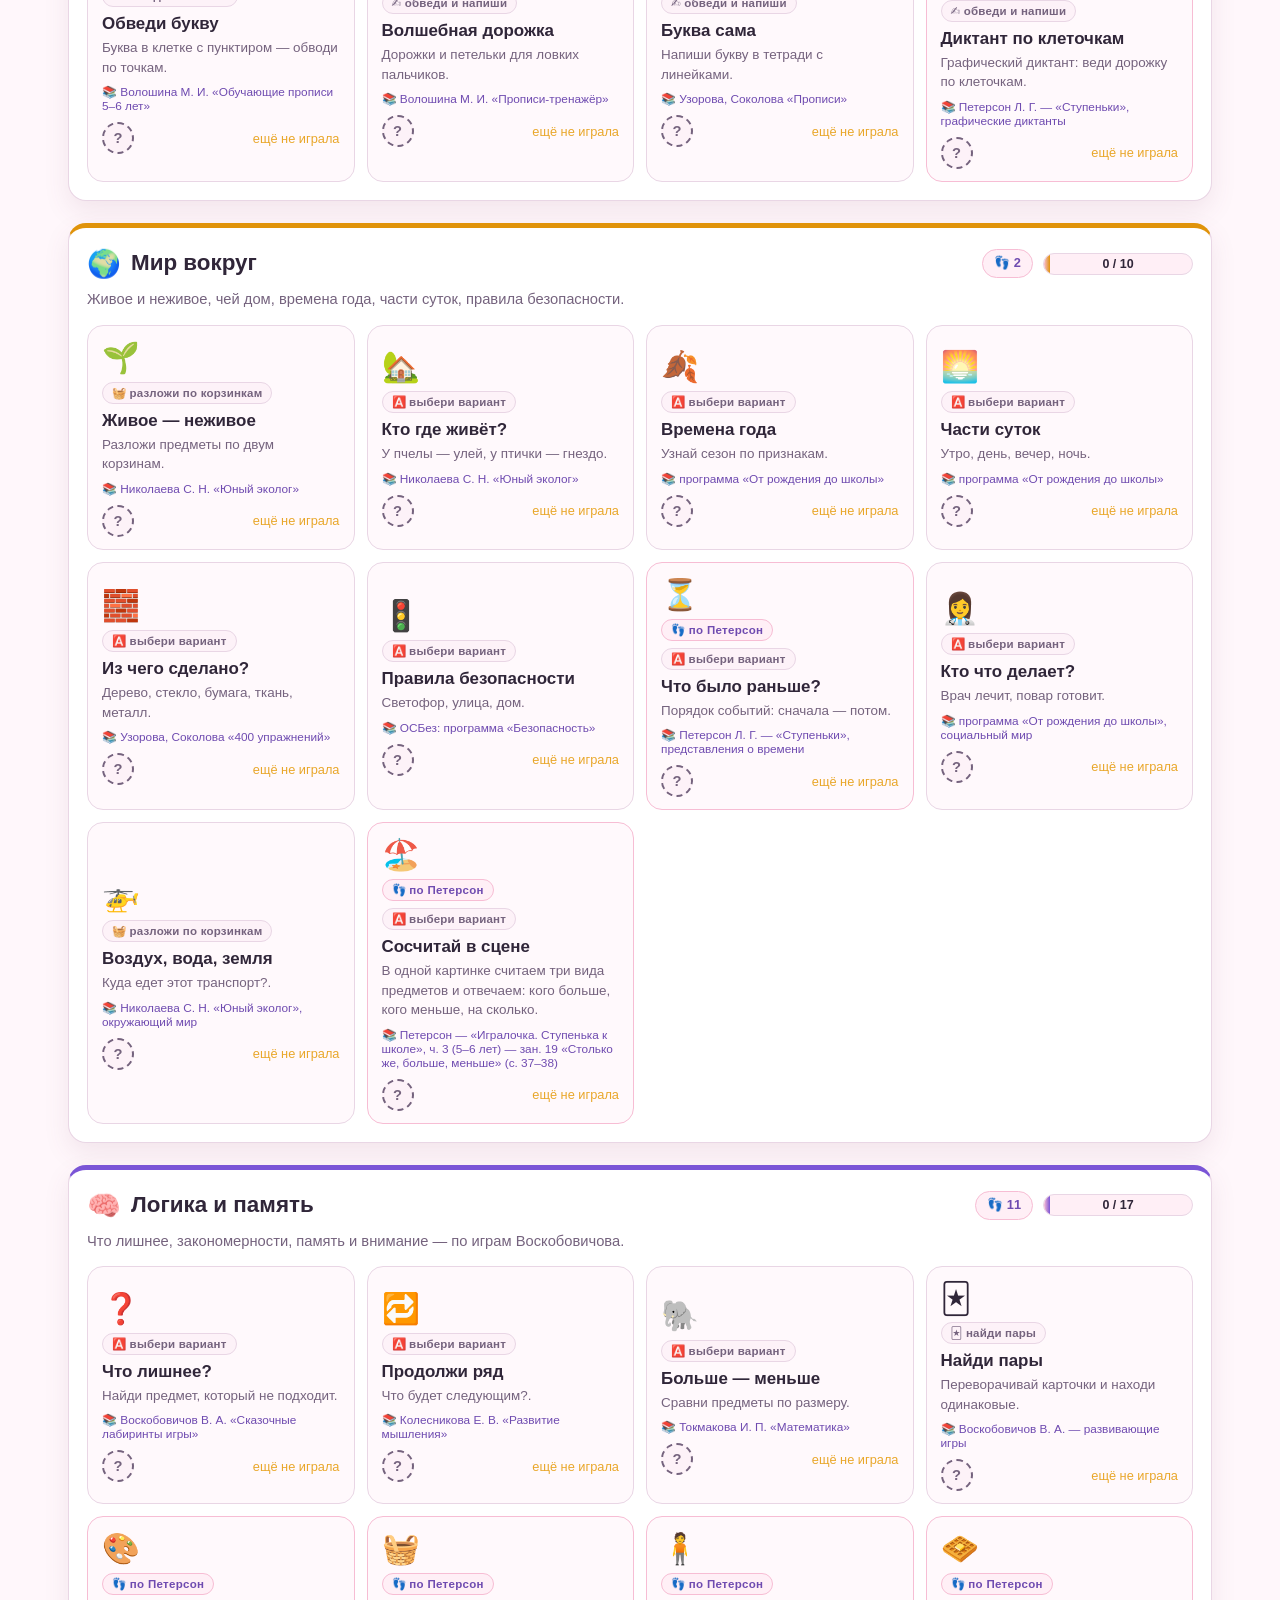
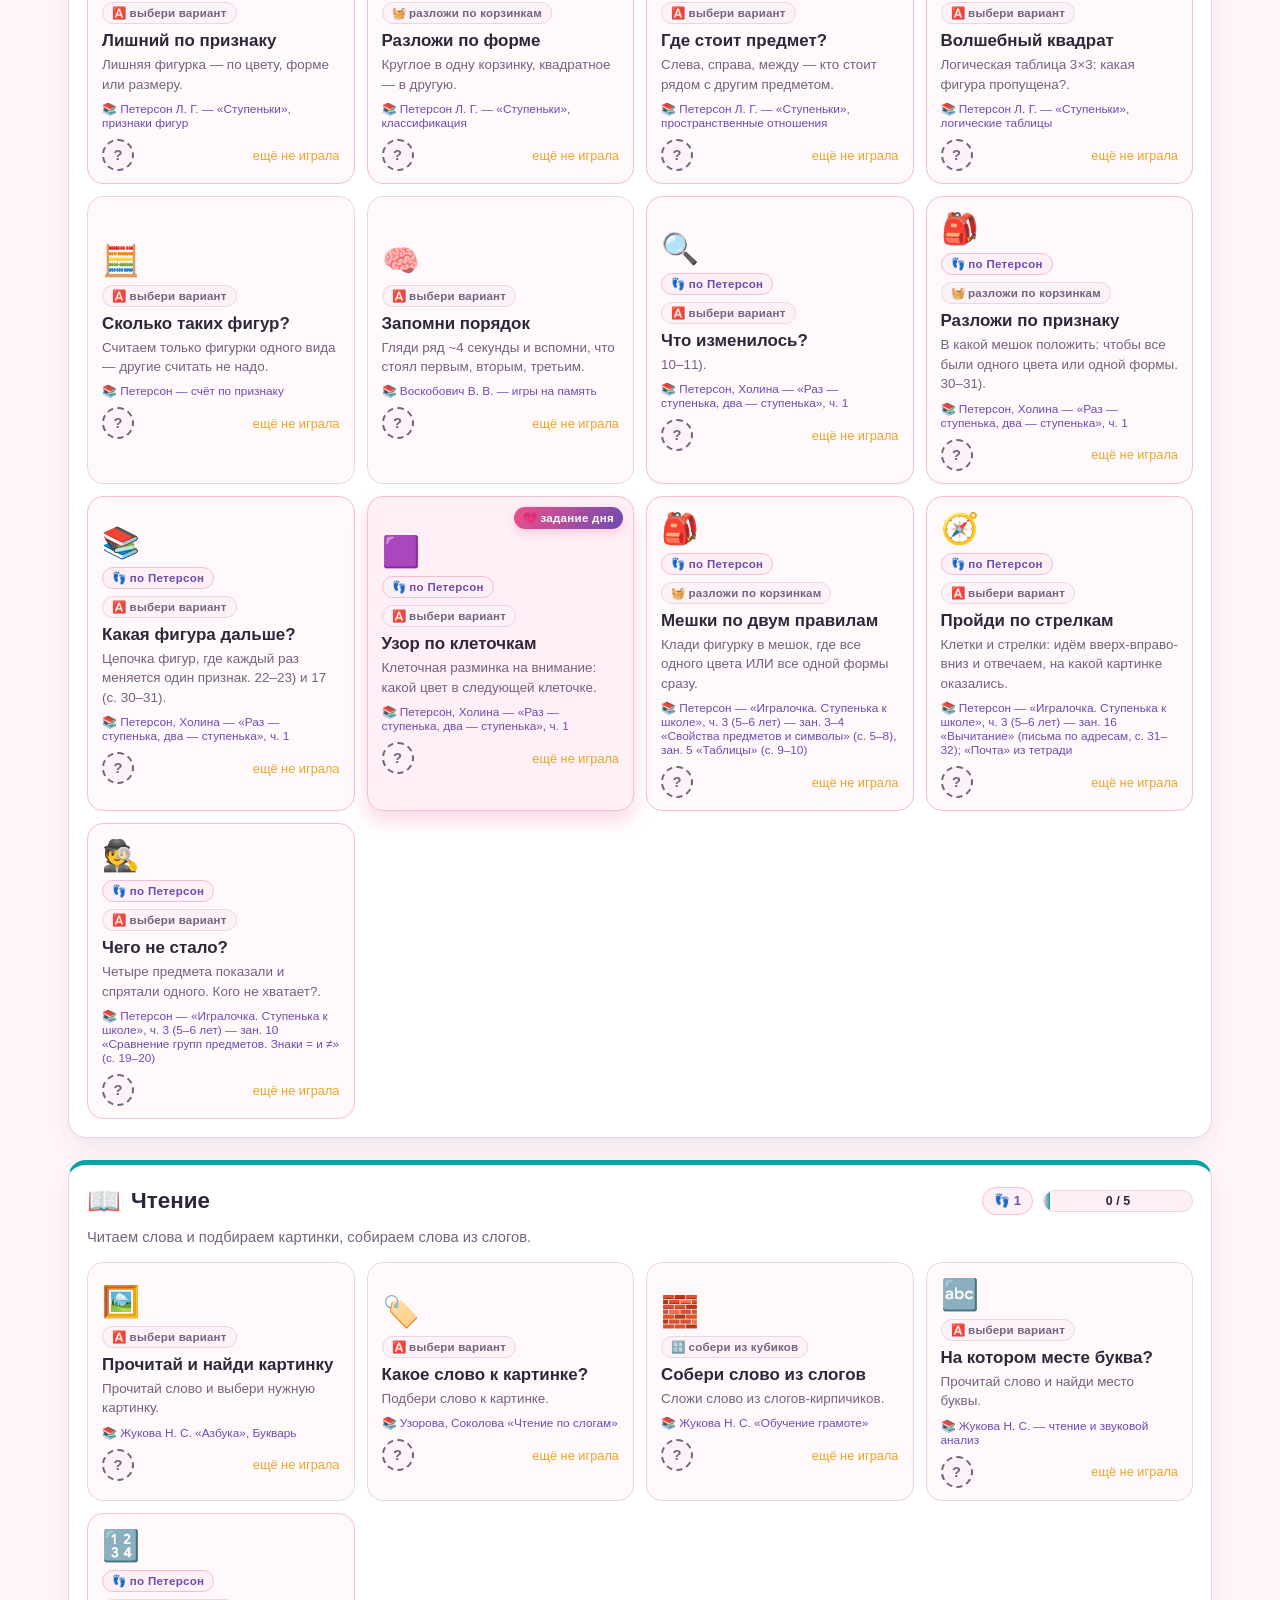
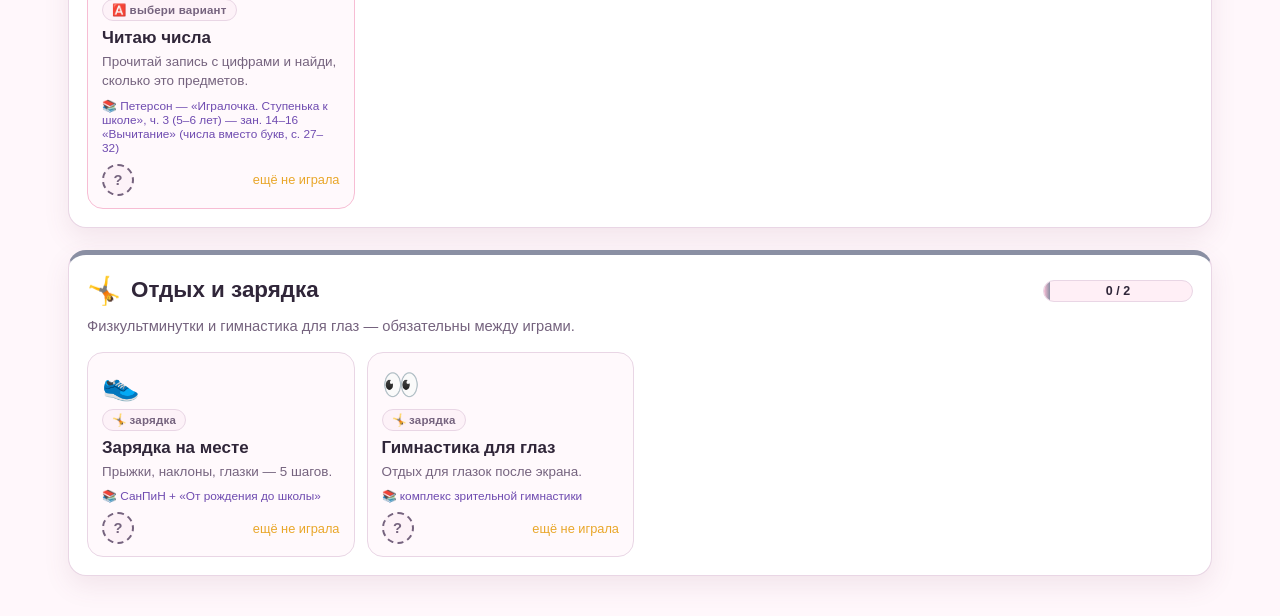
<file: kira/index.html>
<!doctype html>
<html lang="ru">
<head>
<meta charset="utf-8">
<meta name="viewport" content="width=device-width, initial-scale=1">
<meta name="color-scheme" content="light dark">
<title>Кира готовится к школе — обучающие игры</title>
<link rel="icon" href="data:image/svg+xml,%3Csvg xmlns='http://www.w3.org/2000/svg' viewBox='0 0 100 100'%3E%3Ctext y='.9em' font-size='90'%3E%F0%9F%8E%92%3C/text%3E%3C/svg%3E">
<link rel="stylesheet" href="styles.css?v=14">
</head>
<body>

<header class="topbar">
  <div class="brand">
    <span class="logo">🎒</span>
    <span class="brand-text"><b id="kid-name-top">Кира</b><small>готовится к школе · 5 лет</small></span>
  </div>
  <div class="topbar-right">
    <span class="chip mood" id="mood" title="Настроение Киры">😊</span>
    <span class="chip stars" title="Звёздочки Киры">⭐ <b id="stars-count">0</b></span>
    <span class="chip hearts" title="Сердечки за старание и за исправленные ошибки">💗 <b id="hearts-count">0</b></span>
    <span class="chip" title="Наклейки за пятёрки">🏅 <b id="sticker-count">0</b></span>
    <button class="chip btn-sound" id="btn-sound" aria-label="Включить или выключить звук">🔊 Звук вкл.</button>
    <div class="ui-tools">
      <button class="btn-theme" id="btn-theme" title="Светлая или тёмная тема" aria-label="Менять тему сайта">☀️ Светлая</button>
      <label class="fs-control" title="Размер текста на сайте">
        <span class="fs-a small">A</span>
        <input type="range" id="font-slider" min="0.85" max="1.35" step="0.05" aria-label="Увеличить или уменьшить шрифт">
        <span class="fs-a big">A</span>
        <span id="font-val">обычный</span>
      </label>
    </div>
    <nav class="tabs">
      <button class="tab active" data-view="hub">🏠 Игры</button>
      <button class="tab" data-view="diary">📔 Дневник</button>
      <button class="tab" data-view="adults">👩🏻 Взрослым</button>
    </nav>
  </div>
</header>

<main>

  <!-- ================= ГЛАВНАЯ ================= -->
  <section id="view-hub" class="view active">
    <div class="hero">
      <div class="hero-text">
        <div class="hero-kicker">💗 Программа подготовки к школе</div>
        <h1>Привет, <span id="kid-name-hero">Кира</span>! <span class="wave">👋</span></h1>
        <p>Давай играть и учиться, как в школе. За каждое старание ты получаешь
           звёздочки ⭐ и настоящие <b>пятёрки</b> — их ставит тебе сама учительница.</p>
        <div class="levelbar">
          <div class="levelbar-top">
            <span id="level-name">🌱 Новенькая</span>
            <span class="levelbar-xp" id="level-xp">0 / 25 XP</span>
          </div>
          <div class="xp-track"><div class="xp-fill" id="xp-fill"></div></div>
          <div class="hero-level" id="hero-level"></div>
        </div>
      </div>
      <div class="hero-side">
        <div class="medal" id="hero-medal">🏆</div>
        <div id="hero-summary"></div>
      </div>
    </div>
    <div class="hero-medals" id="hero-medals"></div>
    <div class="quick-row" id="quick-row"></div>
    <div id="subjects"></div>
  </section>

  <!-- ================= ИГРА ================= -->
  <section id="view-game" class="view">
    <div class="gamebar">
      <button class="btn ghost" id="btn-home">← Все игры</button>
      <div class="game-title" id="game-title"></div>
      <div class="progress" id="progress"></div>
      <div class="round-stars" id="round-stars"></div>
      <div class="gamebar-btns">
        <button class="btn small" id="btn-repeat" title="Повторить задание голосом">🔊 Повтори</button>
        <button class="btn small warn" id="btn-hint" title="Показать подсказку">💡 Подсказка</button>
      </div>
    </div>
    <div id="stage"></div>
    <div class="caption" id="caption" aria-live="polite"></div>
    <div class="feedback" id="feedback"></div>
  </section>

  <!-- ================= ДНЕВНИК ================= -->
  <section id="view-diary" class="view">
    <div class="page-head">
      <h2>📔 Дневник Киры</h2>
      <div class="page-head-btns no-print">
        <button class="btn" id="btn-print">🖨 Распечатать дневник</button>
        <button class="btn ghost" id="btn-clear-diary">Очистить дневник</button>
      </div>
    </div>
    <div class="diary-stats" id="diary-stats"></div>
    <h3>Медали Киры</h3>
    <div class="medal-shelf" id="medal-shelf"></div>
    <h3>Наклейки: обычные, блестящие и сказочные</h3>
    <div class="sticker-groups" id="sticker-wall"></div>
    <h3>Оценки</h3>
    <div class="table-wrap"><table class="diary-table" id="diary-table"></table></div>
    <p class="print-note">Дневник распечатывается целиком — его можно повесить на холодильник.</p>
  </section>

  <!-- ================= ВЗРОСЛЫМ ================= -->
  <section id="view-adults" class="view">
    <div class="page-head"><h2>👩🏻 Взрослым: программа, пособия, режим</h2></div>

    <div class="adults-grid">

      <div class="panel">
        <h3>⚙️ Настройки</h3>
        <label class="field">Имя ребёнка
          <input id="set-name" type="text" maxlength="20" autocomplete="off">
        </label>
        <label class="field">Уровень сложности
          <select id="set-diff">
            <option value="лёгкий">Лёгкий (5 лет, только начали)</option>
            <option value="средний">Средний (знаем часть букв и цифр)</option>
            <option value="сложный">Сложный (уверенно читаем и считаем)</option>
          </select>
        </label>
        <label class="check"><input type="checkbox" id="set-sound"> Озвучка заданий</label>
        <label class="voice-pick">Голос для озвучки:
          <select id="set-voice"><option value="">Авто — самый красивый русский</option></select>
        </label>
        <label class="voice-rate">Скорость речи:
          <input type="range" id="set-rate" min="0.6" max="1.2" step="0.05">
          <span id="rate-val"></span>
        </label>
        <div class="panel-btns">
          <button class="btn small" id="btn-voice-preview">🔉 Послушать этот голос</button>
          <button class="btn small ghost" id="btn-voice-refresh">⟳ Найти голоса заново</button>
        </div>
        <label class="check"><input type="checkbox" id="set-limit"> Ограничивать: не больше 4 игр подряд, потом «отдых»</label>
        <label class="check"><input type="checkbox" id="set-restnag"> Напоминать об отдыхе для глазок: большое окно «глазкам нужен отдых» и голосок после 4 игр. Снимите галочку, если напоминание мешает — тогда окно появляться не будет.</label>
        <label class="check"><input type="checkbox" id="set-foreign"> Озвучивать задания и даже без русского голоса (будет звучать непонятно, но громко)</label>
        <label class="check"><input type="checkbox" id="set-sparkle"> Блёстки и сердечки под курсором (красиво, но чуть активнее)</label>
        <label class="field">Тема сайта
          <select id="set-theme">
            <option value="auto">Авто — как на устройстве (днём светлая, ночью тёмная)</option>
            <option value="light">Всегда светлая</option>
            <option value="dark">Всегда тёмная</option>
          </select>
        </label>
        <label class="voice-rate">Размер текста:
          <input type="range" id="set-font" min="0.85" max="1.35" step="0.05">
          <span id="font-val2"></span>
        </label>
        <div class="hint-text">Ползунок размера текста есть ещё в шапке сайта — Кира может сама сделать буквы крупнее.</div>
        <div class="panel-btns"><button class="btn small" id="btn-voice-test">🔉 Проверить голос: «Кире, пятёрка!»</button></div>
        <div class="hint-text" id="voice-info"></div>
        <div class="clip-block">
          <div class="clip-title">🎙 Живой голос — похвала вашим голосом</div>
          <div class="hint-text">Самый тёплый голос для пятилетки — мамин или бабушкин. Запишите эти фразы один раз прямо на планшете: браузер спросит разрешение на микрофон — разрешите. Тогда сайт будет хвалить Киру вашим голосом, а не роботом. Работает на Android в Chrome и на iPad в Safari, если адрес сайта начинается с https://</div>
          <div id="clip-list"></div>
          <div class="hint-text" id="clip-msg"></div>
        </div>
        <div class="panel-btns">
          <button class="btn ghost" id="btn-reset">Сбросить весь прогресс</button>
        </div>
      </div>

      <div class="panel">
        <h3>📅 Недельный план (по 15–20 минут)</h3>
        <div class="table-wrap"><table class="plan-table" id="plan-table"></table></div>
        <p class="hint-text">4 занятия по 15 минут в день — норма для 5 лет. Лучше 4 коротких, чем одно долгое.</p>
      </div>

      <div class="panel panel-wide">
        <h3>📚 Предпочтительные пособия → наши игры</h3>
        <p class="hint-text">Игры повторяют задания из этих тетрадей, только отвечают голосом и сразу ставят оценку.
        Покупать тетради не обязательно, но с ними ребёнку будет привычнее в детском саду и нулевом классе.</p>
        <div class="table-wrap"><table class="book-table" id="book-table"></table></div>
      </div>

      <div class="panel panel-wide">
        <h3>📖 Книга Петерсон и Холиной «Раз — ступенька, два — ступенька» (часть 1) → наши игры</h3>
        <p class="hint-text">Рабочая тетрадь: 34 занятия по 4–5 заданий. В таблице показано, какое занятие чему учит
        и в какие игры на сайте это превращается. Открыли занятие в тетради — сыграли в игру на планшете: то же самое,
        но с голосом, оценкой и наклейкой.</p>
        <div class="table-wrap"><table class="book-table" id="bookmap-table"></table></div>
      </div>

      <div class="panel panel-wide">
        <h3>📚 Тетрадь Петерсон «Игралочка», часть 3 (5–6 лет) → наши игры</h3>
        <p class="hint-text">Второй год программы «Ступеньки»: 27 занятий. В таблице видно, какое занятие чему учит
        и в какую игру на сайте оно превращается. Номера занятий и страницы сверены с файлом тетради, который лежит
        рядом с сайтом: занятие занимает лист, а после него разворот «Повторение».</p>
        <div class="table-wrap"><table class="book-table" id="igmap-table"></table></div>
        <p class="pet-note">Четырнадцать игр появились на сайте впервые именно из этой тетради: точки вместо чисел,
          числовой заборчик, «на сколько длиннее?», магазин со сдачей, дни недели и число 7, новые фигуры —
          ромб, пятиугольник и шестиугольник. Все они помечены значком 👣.</p>
      </div>

      <div class="panel panel-wide">
        <h3>✅ Что Кира должна уметь к 1 классу</h3>
        <p class="hint-text">Отмечайте галочкой то, что уже получается. Это ориентир из программы
        «От рождения до школы» (под ред. Н. Е. Вераксы) и федерального перечня (ФОП ДО).</p>
        <div class="skills" id="skills-list"></div>
      </div>

      <div class="panel">
        <h3>💛 Как хвалить, чтобы хотелось учиться</h3>
        <ul class="tips">
          <li>Хвалите за усилие, а не за скорость: «Ты сегодня старалась — это пятёрка!»</li>
          <li>Ошибка — не двойка. Игра сама скажет: «Почти! Посмотри ещё разок», и оценка за исправленную ошибку почти не снижается.</li>
          <li>Подсказка 💡 можно брать сколько нужно: она чуть-чуть снижает оценку, но пятёрка всё равно достижима.</li>
          <li>Пусть Кира учит игрушки: объясняет задание мишке, а потом играет в «школу» и ставит себе пятёрки.</li>
          <li>Пятёрку можно «приклеить» в дневник — там появляется стена наклеек и полка медалей.</li>
          <li>Двойки и «неправильно» нет: тройка — это «старалась, давай повторим», и за старание дают сердечки 💗.</li>
        </ul>
      </div>

      <div class="panel panel-wide">
        <h3>🎁 Как устроены награды (щадящая система)</h3>
        <ul class="tips">
          <li><b>Звёздочка ⭐</b> — за каждый верный ответ, даже если сначала получилось не с первого раза.</li>
          <li><b>Сердечко 💗</b> — за старание: за исправленную ошибку, за любую оценку (за тройку — два), за задание дня. Сердечки никогда не сгорают.</li>
          <li><b>Оценка</b>: пятёрка ставится, если большинство ответов верны — идеальность не нужна. Двойки нет вообще.</li>
          <li><b>Наклейки 🏅</b> трёх цветов: обычные (за пятёрку и часто за четвёрку), блестящие ✨ (за пятёрку) и сказочные 👑 (редко — за круг без ошибок и без подсказок).</li>
          <li><b>Сундучок 🎁</b> открывается сам после каждой третьей пятёрки: внутри сюрприз — звёздочки, сердечки или блестящая/сказочная наклейка.</li>
          <li><b>Медали 🏆</b> — 24 штуки за разные успехи: первая пятёрка, серия дней, «без единой ошибки», все темы, зарядка, «по ступенькам Петерсон». Они остаются навсегда.</li>
          <li><b>Уровни</b> теперь наступают быстрее и не откатываются назад; серия дней 🔥 может «замораживаться» на день отдыха, а не сгорать.</li>
        </ul>
      </div>

      <div class="panel">
        <h3>👀 Здоровье экрана</h3>
        <ul class="tips">
          <li>5–6 лет: 20–30 минут экрана за сеанс, потом перерыв 10 минут.</li>
          <li>Игра «Зарядка» 👟 — физкультминутка прямо на месте, делайте её вместе.</li>
          <li>Расстояние до экрана — вытянутая рука, свет в комнате включён.</li>
          <li>После 19:00 лучше бумажные прописи и чтение вслух, а не экран.</li>
        </ul>
      </div>

    </div>
  </section>

</main>

<!-- ============ МОДАЛКА ОЦЕНКИ ============ -->
<div class="modal hidden" id="result">
  <div class="modal-card">
    <div class="biggrade" id="res-grade">5</div>
    <h2 id="res-title">Кире, пятёрка!</h2>
    <p id="res-text">Отлично! Ты справилась со всеми заданиями.</p>
    <div class="res-stars" id="res-stars"></div>
    <div class="res-sticker" id="res-sticker"></div>
    <div class="res-chest hidden" id="res-chest"></div>
    <div class="res-medals" id="res-medals"></div>
    <div class="modal-btns">
      <button class="btn primary" id="res-again">Играть ещё раз</button>
      <button class="btn" id="res-next">Другая игра</button>
      <button class="btn ghost" id="res-close">В дневник</button>
    </div>
  </div>
</div>

<!-- ============ МОДАЛКА ОТДЫХА ============ -->
<div class="modal hidden" id="rest">
  <div class="modal-card">
    <div class="biggrade rest">☕</div>
    <h2 id="rest-title">Кира сегодня большая молодец!</h2>
    <p id="rest-text">Четыре игры — достаточно. Глазкам нужен отдых: попрыгай, попей воды, порисуй.
       Завтра будет ещё больше пятёрок!</p>
    <div class="modal-btns">
      <button class="btn primary" id="rest-ok">Хорошо, отдохнём</button>
      <button class="btn ghost" id="rest-more">Ещё одну игру</button>
    </div>
  </div>
</div>

<canvas id="confetti"></canvas>
<div id="sparkles" aria-hidden="true"></div>
<div id="toasts"></div>

<script src="data.js?v=14"></script>
<script src="data2.js?v=14"></script>
<script src="data3.js?v=14"></script>
<!-- данные новых тетрадей: «Игралочка» ч. 3 (5–6 лет) и «Раз — ступенька, два — ступенька» ч. 2 (6–7 лет);
     грузятся до app.js, чтобы главная сразу показывала все игры -->
<script src="data4.js?v=14"></script>
<script src="app.js?v=14"></script>
<script src="gen4.js?v=14"></script>
</body>
</html>
</file>
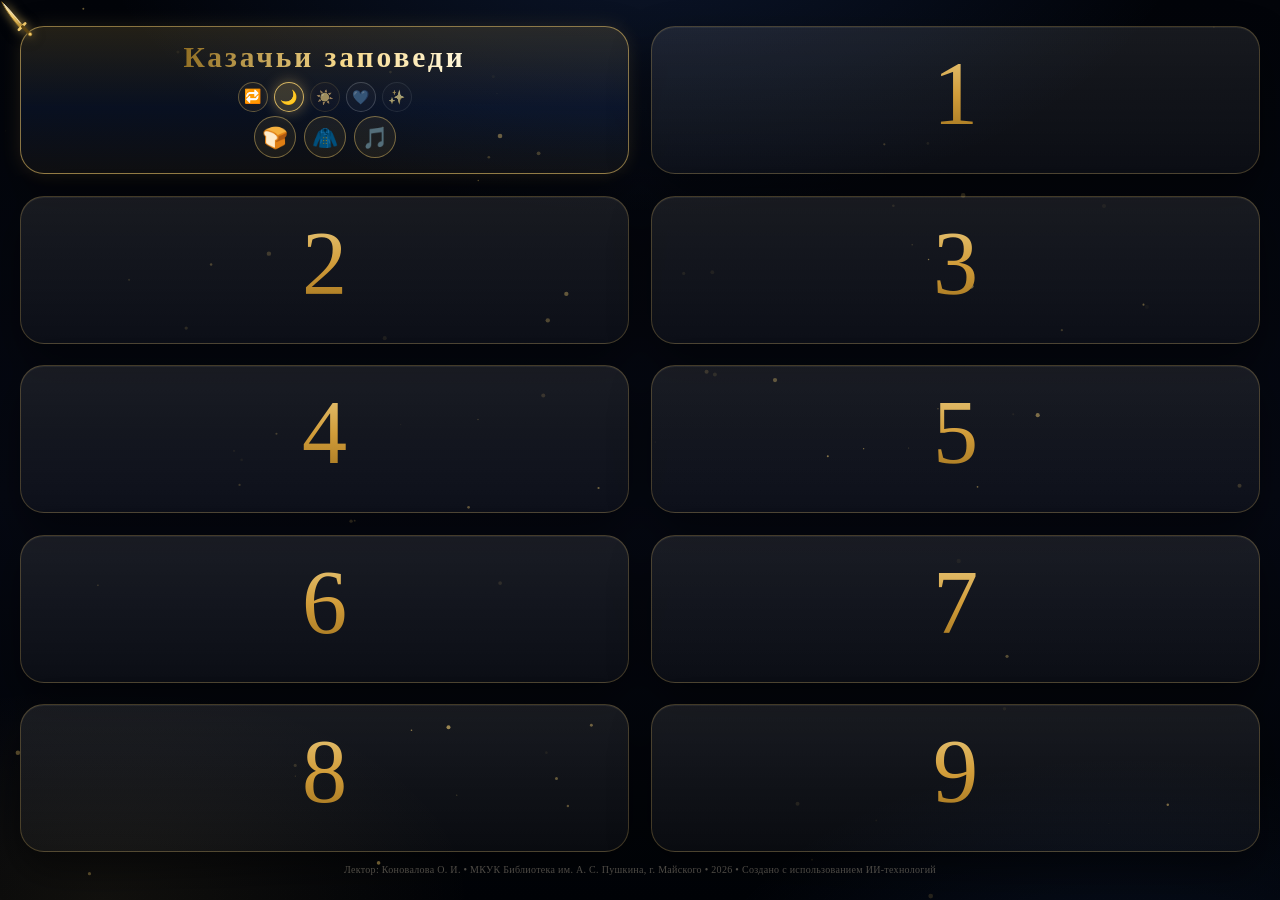
<file: z4k7p/index.html>
<!DOCTYPE html>
<html lang="ru" data-theme="night">
<head>
<meta name="robots" content="noindex, nofollow">
<meta charset="utf-8">
<meta name="viewport" content="width=device-width, initial-scale=1, viewport-fit=cover">
<meta name="color-scheme" content="dark">
<title>Казачьи заповеди</title>
<style>
  :root{
    --gold:240 201 106; --gold-hi:#ffe9ad; --gold-lo:#8f6d22;
    --blue:74 134 255; --blue-deep:#16295e;
    --ink:#efe9da; --ink-dim:#9c9485;
    --dust:#f0c96a;
    --bg:
      radial-gradient(900px 520px at 50% -12%, rgb(74 134 255/.16), transparent 62%),
      radial-gradient(720px 420px at 88% 112%, rgb(74 134 255/.10), transparent 60%),
      radial-gradient(620px 360px at 8% 100%, rgb(240 201 106/.07), transparent 60%),
      linear-gradient(180deg,#020409,#050812 55%,#010307);
    --card-bg:linear-gradient(180deg, rgba(255,255,255,.085), rgba(255,255,255,.035));
    --card-border:rgb(240 201 106/.24);
    --shadow:0 18px 40px rgba(0,0,0,.45);
    --shadow-deep:0 26px 54px rgba(0,0,0,.55);
    --shadow-img:0 24px 70px rgba(0,0,0,.65);
    --frame-shadow:0 40px 120px rgba(0,0,0,.72);
    --inset-hi:inset 0 1px 0 rgba(255,255,255,.06);
    --title-grad:linear-gradient(100deg,#8f6d22 0%,#f7d98b 22%,#fff6d8 38%,#f7d98b 52%,#8f6d22 78%);
    --num-grad:linear-gradient(180deg,#e8ca80 8%,#d29d3a 46%,#8a6012 96%);
    --fill-grad:linear-gradient(90deg,#8f6d22,#f0c96a);
    --frame-bg:linear-gradient(180deg,#0a0f1e,#060913);
    --cmd-color:#fdf4de; --cmd-hi:#ffffff;
    --track-bg:rgba(255,255,255,.1);
    --stage-bg:rgba(3,5,12,.8);
  }
  [data-theme="day"]{
    --gold:168 122 24; --gold-hi:#7a5a10; --gold-lo:#8a6a12;
    --blue:60 110 220; --blue-deep:#2c4a9e;
    --ink:#33291a; --ink-dim:#7a6f58;
    --dust:#c8a54a;
    --bg:
      radial-gradient(900px 520px at 50% -12%, rgb(60 110 220/.12), transparent 62%),
      radial-gradient(720px 420px at 88% 112%, rgb(60 110 220/.10), transparent 60%),
      radial-gradient(620px 360px at 8% 100%, rgb(180 140 40/.18), transparent 60%),
      linear-gradient(180deg,#fdf8e9,#f8efdb 55%,#efe4cd);
    --card-bg:linear-gradient(180deg, rgba(255,255,255,.55), rgba(255,255,255,.25));
    --card-border:rgb(168 122 24/.35);
    --shadow:0 18px 40px rgba(120,90,30,.22);
    --shadow-deep:0 26px 54px rgba(120,90,30,.3);
    --shadow-img:0 24px 60px rgba(120,90,30,.35);
    --frame-shadow:0 40px 90px rgba(120,90,30,.4);
    --inset-hi:inset 0 1px 0 rgba(255,255,255,.9);
    --title-grad:linear-gradient(100deg,#6e520d 0%,#b8922a 22%,#8a6a12 38%,#b8922a 52%,#6e520d 78%);
    --num-grad:linear-gradient(180deg,#e2c070 8%,#b28a24 46%,#6a4f10 96%);
    --fill-grad:linear-gradient(90deg,#8a6a12,#e0c068);
    --frame-bg:linear-gradient(180deg,#fbf7ec,#f1e8d6);
    --cmd-color:#4a3a18; --cmd-hi:#1f1808;
    --track-bg:rgba(0,0,0,.12);
    --stage-bg:rgba(250,244,230,.92);
  }
   [data-theme="dnieper"]{
     --gold:190 200 215; --gold-hi:#ffffff; --gold-lo:#8a95a8;
     --blue:116 152 216; --blue-deep:#2c4470;
     --ink:#e9edf5; --ink-dim:#93a0b8;
     --dust:#c4cde0;
     --bg:
       radial-gradient(900px 520px at 50% -12%, rgb(116 152 216/.18), transparent 62%),
       radial-gradient(720px 420px at 88% 112%, rgb(116 152 216/.12), transparent 60%),
       radial-gradient(620px 360px at 8% 100%, rgb(190 200 215/.08), transparent 60%),
       linear-gradient(180deg,#050e1c,#0e1c33 55%,#050d18);
     --card-bg:linear-gradient(180deg, rgba(160 180 220/.10), rgba(160 180 220/.04));
     --card-border:rgb(190 200 215/.3);
     --shadow:0 18px 40px rgba(4,8,18,.55);
     --shadow-deep:0 26px 54px rgba(4,8,18,.6);
     --shadow-img:0 24px 70px rgba(4,8,18,.6);
     --frame-shadow:0 40px 120px rgba(4,8,18,.65);
     --inset-hi:inset 0 1px 0 rgba(210 220 240,.08);
     --title-grad:linear-gradient(100deg,#8a95a8 0%,#dfe5f0 22%,#ffffff 38%,#dfe5f0 52%,#8a95a8 78%);
     --num-grad:linear-gradient(180deg,#e2e8f2 8%,#b3bfd2 46%,#77839a 96%);
     --fill-grad:linear-gradient(90deg,#77839a,#dfe5f0);
     --frame-bg:linear-gradient(180deg,#0e1420,#0a0f18);
     --cmd-color:#e5eaf4; --cmd-hi:#ffffff;
     --track-bg:rgba(190 200 225,.14);
     --stage-bg:rgba(6,12,22,.8);
   }
   [data-theme="silver"]{
     --gold:96 110 130; --gold-hi:#44556e; --gold-lo:#6c7a92;
     --blue:90 130 200; --blue-deep:#33456b;
     --ink:#2a3548; --ink-dim:#64748c;
     --dust:#93a5c2;
     --bg:
       radial-gradient(900px 520px at 50% -12%, rgb(116 152 216/.22), transparent 62%),
       radial-gradient(720px 420px at 88% 112%, rgb(116 152 216/.16), transparent 60%),
       radial-gradient(620px 360px at 8% 100%, rgb(190 200 215/.35), transparent 60%),
       linear-gradient(180deg,#e7edf7,#d8e2f0 55%,#cfd9ea);
     --card-bg:linear-gradient(180deg, rgba(255,255,255,.65), rgba(255,255,255,.3));
     --card-border:rgb(96 110 130/.35);
     --shadow:0 18px 40px rgba(50,70,110,.22);
     --shadow-deep:0 26px 54px rgba(50,70,110,.3);
     --shadow-img:0 24px 70px rgba(50,70,110,.35);
     --frame-shadow:0 40px 120px rgba(50,70,110,.4);
     --inset-hi:inset 0 1px 0 rgba(255,255,255,.9);
     --title-grad:linear-gradient(100deg,#33425c 0%,#7e92b5 22%,#44587a 38%,#7e92b5 52%,#33425c 78%);
     --num-grad:linear-gradient(180deg,#5c6f8e 8%,#44587a 46%,#2e3d56 96%);
     --fill-grad:linear-gradient(90deg,#44587a,#8fa2c4);
     --frame-bg:linear-gradient(180deg,#f2f6fc,#e2e9f4);
     --cmd-color:#33425c; --cmd-hi:#1c2838;
     --track-bg:rgba(40,60,95,.14);
     --stage-bg:rgba(232,238,248,.9);
   }
   *{box-sizing:border-box; -webkit-tap-highlight-color:transparent}
  html,body{margin:0;padding:0}
  button{ touch-action:manipulation }
  body{
    height:100vh;
    height:100dvh;
    background:var(--bg);
    color:var(--ink);
    font-family:"Georgia","Times New Roman",serif;
    display:flex; flex-direction:column; align-items:center;
    padding:26px 20px calc(22px + env(safe-area-inset-bottom));
    overflow:hidden;
  }

  /* ambient layers */
  #dust{ position:fixed; inset:0; z-index:0; pointer-events:none }
  #glow{
    position:fixed; top:0; left:0; width:640px; height:640px; z-index:0;
    pointer-events:none; mix-blend-mode:screen;
    background:radial-gradient(circle, rgb(var(--blue)/.13), rgb(var(--gold)/.06) 38%, transparent 68%);
    transform:translate(-2000px,-2000px);
    transition:transform .55s ease-out;
  }
  .wrap{ position:relative; z-index:1; display:flex; flex-direction:column; align-items:center; width:100%; flex:1 }

  header{text-align:center; margin-bottom:12px}
  h1{
    font-size:clamp(28px,4.5vw,52px); font-weight:700; margin:0 0 8px;
    letter-spacing:.1em;
    background:var(--title-grad);
    background-size:260% 100%;
    -webkit-background-clip:text; background-clip:text; color:transparent;
    animation:titleIn 1.1s cubic-bezier(.2,.9,.25,1) backwards, shimmer 7s linear 1.2s infinite;
  }
  @keyframes titleIn{ from{ opacity:0; transform:translateY(26px); letter-spacing:.3em } }
  @keyframes shimmer{ 0%{background-position:0%} 100%{background-position:260%} }
  .sub{
    color:var(--ink-dim); font-size:16px; margin:0; line-height:1.55;
    animation:fadeUp .9s .35s ease backwards;
  }
   @keyframes fadeUp{ from{ opacity:0; transform:translateY(20px) } }
    .themes{ display:flex; flex-wrap:nowrap; align-items:center; justify-content:center; gap:6px; animation:fadeUp .9s .65s ease backwards }
    .reset{
      width:30px; height:30px; border-radius:50%; padding:0;
      border:1px solid rgb(var(--gold)/.35); background:rgb(var(--gold)/.05);
      color:var(--gold); font-family:inherit; font-size:14px; line-height:1; cursor:pointer;
     transition:background .25s, box-shadow .25s, transform .25s;
   }
   .reset:hover{ background:rgb(var(--gold)/.16); box-shadow:0 0 18px rgb(var(--gold)/.25); transform:translateY(-2px) }
   .tbtn{
     width:30px; height:30px; border-radius:50%; padding:0;
     border:1px solid rgb(var(--gold)/.35); background:rgb(var(--gold)/.05);
     font-size:14px; line-height:1; cursor:pointer;
    filter:grayscale(.55); opacity:.7;
    transition:background .2s, box-shadow .2s, transform .2s, filter .2s, opacity .2s;
  }
  .tbtn:hover{ transform:translateY(-2px); background:rgb(var(--gold)/.16); box-shadow:0 0 12px rgb(var(--gold)/.3); filter:none; opacity:1 }
  .tbtn.active{ border-color:rgb(var(--gold)/.85); background:rgb(var(--gold)/.2); box-shadow:0 0 14px rgb(var(--gold)/.4); filter:none; opacity:1 }

  .board{
    display:grid; grid-template-columns:repeat(2,1fr);
    grid-template-rows:repeat(5,minmax(0,1fr));
    gap:clamp(12px,1.8vw,22px); width:100%; max-width:1560px; margin:0 auto;
    flex:1 1 auto; min-height:0;
  }
   @media (max-width:560px){
     body{ padding:16px 12px 14px }
     .board{
       grid-template-rows:repeat(5,minmax(0,1fr));
       max-width:420px;
     }
   }
   .cell.header{ cursor:auto }
   .cell.header::before{ display:none }
   .cell.header:hover{ transform:none; border-color:var(--card-border); box-shadow:var(--shadow), var(--inset-hi) }
   .cell.header h1{ margin:0 0 3px; font-size:clamp(18px,2.3vw,32px) }
   .cell.header .sub{ font-size:12px }

    .cell.header .words{ display:flex; align-items:center; justify-content:center; gap:8px }
     .wbtn{
       width:42px; height:42px; border-radius:50%; padding:0;
       border:1px solid rgb(var(--gold)/.45); background:rgb(var(--gold)/.07);
       font-size:21px; line-height:1; cursor:pointer;
       transition:background .2s, box-shadow .2s, transform .2s;
     }
     .wbtn:hover{ transform:translateY(-2px); background:rgb(var(--gold)/.2); box-shadow:0 0 16px rgb(var(--gold)/.4) }

  .cell{
    position:relative; min-width:0; border-radius:24px;
    background:var(--card-bg);
    border:1px solid var(--card-border);
    box-shadow:var(--shadow), var(--inset-hi);
    display:flex; flex-direction:column; align-items:center; justify-content:center;
    cursor:pointer; overflow:hidden;
    container-type:size;
    animation:cardIn .85s cubic-bezier(.2,.9,.25,1) backwards;
    transition:transform .3s cubic-bezier(.2,.9,.25,1), border-color .3s, box-shadow .3s;
  }
  @keyframes cardIn{ from{ opacity:0; transform:translateY(36px) scale(.94) } }
  .cell:hover{
    transform:translateY(-7px) scale(1.02);
    border-color:rgb(var(--gold)/.8);
    box-shadow:0 0 22px rgb(var(--gold)/.22), 0 0 60px rgb(var(--blue)/.16), var(--shadow-deep);
  }
  .cell:active{ transform:translateY(-3px) scale(.985) }
  .cell::before{
    content:""; position:absolute; inset:0; pointer-events:none;
    background:linear-gradient(115deg, transparent 32%, rgba(255,255,255,.07) 44%, rgba(255,244,214,.18) 50%, rgba(255,255,255,.07) 56%, transparent 68%);
    transform:translateX(-101%);
    transition:transform .9s ease;
  }
  .cell:hover::before{ transform:translateX(101%) }

  .num{
    font-size:clamp(50px,min(13vh,10vw),132px);
    font-size:min(62cqh,32cqw,128px);
    line-height:1.15; margin:auto; padding:.1em 0 .2em;
    background:var(--num-grad);
    -webkit-background-clip:text; background-clip:text; color:transparent;
    animation:numPulse 3.4s ease-in-out infinite;
  }
  @keyframes numPulse{
    0%,100%{ filter:drop-shadow(0 0 10px rgb(var(--gold)/.35)) }
    50%{ filter:drop-shadow(0 0 26px rgb(var(--gold)/.7)) drop-shadow(0 0 46px rgb(var(--blue)/.3)) }
  }
  .cell.done{
    padding:10px 14px 12px;
    background:linear-gradient(180deg, rgb(var(--gold)/.14), rgb(var(--blue)/.09) 55%, rgb(var(--gold)/.05));
    border-color:rgb(var(--gold)/.55);
    box-shadow:0 0 18px rgb(var(--gold)/.12), var(--shadow);
    display:flex; flex-direction:column; align-items:center; justify-content:flex-start;
    text-align:center;
  }
  .cell.done .label{
    color:var(--gold); font-weight:700; letter-spacing:.24em;
    text-shadow:0 0 16px rgb(var(--gold)/.8);
    animation:cmdIn .55s ease both;
    margin:0;
    font-size:clamp(9px, min(9cqh,1.4vw), 15px);
  }
  .cell.done .cmd{
    font-weight:700; line-height:1.25;
    color:var(--cmd-color);
    text-shadow:0 0 20px rgb(var(--gold)/.28);
    animation:cmdIn .7s .1s ease both;
    margin:auto 0;
    font-size:clamp(15px, min(29cqh,7cqw), 45px);
  }
  @keyframes cmdIn{ from{ opacity:0; transform:translateY(12px) } }
   .cell.done:hover .cmd{ color:var(--cmd-hi) }

    .cell.header{ padding:10px 14px; justify-content:space-evenly }
   @media (max-width:560px){
     .cell.header{ padding:6px 10px }
     .cell.done{ padding:8px 10px }
     .cell.header h1{ margin:0; font-size:clamp(11px,3.2vw,15px); line-height:1.1 }
     .cell.header .sub{ display:none }
      .cell.header .reset{ width:20px; height:20px; font-size:11px }
      .cell.header .themes{ gap:4px }
      .cell.header .tbtn{ width:20px; height:20px; font-size:11px }
        .cell.header .words{ gap:6px }
       .cell.header .wbtn{ width:34px; height:34px; font-size:17px }
    }
  @media (max-width:560px){
    .bar{ gap:10px; padding-left:12px; padding-right:12px }
    .bar .t{ font-size:16px }
    .controls{ gap:10px; padding-left:12px; padding-right:12px }
    .controls .btn{ min-width:38px; height:38px }
    .wordstage .word{ font-size:clamp(26px,7vw,46px) }
    .imgbox img{ border-radius:10px }
  }


  /* stage */
   .stage{
     position:fixed; inset:0; display:none;
     background:#000;
     z-index:50;
     user-select:none; -webkit-user-select:none;
     touch-action:manipulation;
   }
  .stage.open{ display:block; animation:stageIn .3s ease both }
  @keyframes stageIn{ from{ opacity:0 } }
  .frame{
    position:relative;
    width:100%; height:100%;
    animation:pop .42s cubic-bezier(.2,.9,.3,1.25) both;
  }
  @keyframes pop{ from{ transform:scale(.9); opacity:0 } }
  @keyframes frameGlow{
    0%,100%{ box-shadow:0 0 0 1px rgb(var(--blue)/.16), var(--frame-shadow), 0 0 55px rgb(var(--gold)/.14) }
    50%{ box-shadow:0 0 0 1px rgb(var(--blue)/.3), var(--frame-shadow), 0 0 80px rgb(var(--gold)/.26) }
  }
   .bar{
     position:absolute; top:0; left:0; right:0; z-index:2;
     display:flex; align-items:center; gap:14px;
     padding:14px 18px;
     padding-top:calc(14px + env(safe-area-inset-top));
     background:linear-gradient(180deg, rgba(0,0,0,.55), transparent);
   }
  .bar .t{
    font-size:19px; font-weight:700; letter-spacing:.05em;
    background:var(--title-grad);
    background-size:260% 100%;
    -webkit-background-clip:text; background-clip:text; color:transparent;
    animation:shimmer 7s linear infinite;
  }
   .close{
     margin-left:auto; width:42px; height:42px; border-radius:50%;
     border:1px solid rgb(var(--gold)/.4); background:rgb(var(--gold)/.08);
     color:var(--gold); font-size:18px; cursor:pointer;
     display:flex; align-items:center; justify-content:center;
     transition:background .2s, box-shadow .2s;
     touch-action:manipulation;
   }
  .close:hover{ background:rgb(var(--gold)/.22); box-shadow:0 0 14px rgb(var(--gold)/.35) }

  .media{
    position:absolute; inset:0;
    background:#000;
  }
   .media video{ display:block; width:100%; height:100%; object-fit:contain; cursor:pointer; touch-action:none }
  .placeholder{
    width:100%; height:100%; display:flex; flex-direction:column;
    align-items:center; justify-content:center; gap:10px; color:var(--ink-dim);
  }
  .placeholder .big{ font-size:58px; animation:phPulse 2.2s ease-in-out infinite }
  @keyframes phPulse{ 0%,100%{ opacity:.35; transform:scale(1) } 50%{ opacity:.75; transform:scale(1.12) } }
  .placeholder .hint{ font-size:14px; letter-spacing:.05em }
  .buffering{
    position:absolute; inset:0; display:none;
    align-items:center; justify-content:center; pointer-events:none;
  }
  .buffering .spin{
    width:44px; height:44px; border-radius:50%;
    border:3px solid rgb(var(--gold)/.22); border-top-color:var(--gold-hi);
    animation:spin 1s linear infinite;
  }
   @keyframes spin{ to{ transform:rotate(360deg) } }
    .wordstage{ position:absolute; inset:0; display:flex; align-items:center; justify-content:center; background:var(--stage-bg); overflow:hidden }
   .wordstage .wordwrap{ animation:wordIn .7s cubic-bezier(.2,.9,.25,1) backwards; text-align:center }
   @keyframes wordIn{ from{ opacity:0; transform:translateY(26px) scale(.8); filter:blur(12px) } }
   .wordstage .word{
     font-size:clamp(36px,10vh,120px); line-height:1.15; font-weight:800;
     padding:0 20px;
     background:var(--title-grad); background-size:260% 100%;
     -webkit-background-clip:text; background-clip:text; color:transparent;
     animation:shimmer 6s linear infinite, wordPulse 2.8s ease-in-out infinite;
     filter:drop-shadow(0 0 30px rgb(var(--gold)/.35));
   }
   @keyframes wordPulse{ 0%,100%{ transform:scale(1) } 50%{ transform:scale(1.06) } }
   .wordstage .spark{
     position:absolute; pointer-events:none; color:var(--gold-hi);
     text-shadow:0 0 12px rgb(var(--gold)/.9);
     animation:sparkFloat 4s ease-in-out infinite;
   }
   @keyframes sparkFloat{
     0%{ opacity:0; transform:translateY(18px) scale(.5) }
     30%{ opacity:.9; transform:translateY(0) scale(1) }
     100%{ opacity:0; transform:translateY(-46px) scale(.6) }
   }

   .controls{
     position:absolute; left:0; right:0; bottom:0; z-index:2;
     display:flex; align-items:center; gap:12px;
     padding:12px 16px;
     padding-bottom:calc(12px + env(safe-area-inset-bottom));
     background:linear-gradient(0deg, rgba(0,0,0,.55), transparent);
   }
  .bar-progress{
    flex:1; height:6px; border-radius:6px;
    background:var(--track-bg); cursor:pointer; overflow:hidden;
  }
  .bar-progress .fill{
    height:100%; width:0%;
    background:var(--fill-grad);
    box-shadow:0 0 10px rgb(var(--gold)/.8);
  }
  .btn{
    min-width:32px; height:32px; border-radius:50%;
    border:1px solid rgb(var(--blue)/.45); background:rgb(var(--blue)/.12);
    color:var(--gold); cursor:pointer; font-size:13px;
    display:flex; align-items:center; justify-content:center;
    transition:background .2s, box-shadow .2s;
  }
  .btn:hover{ background:rgb(var(--blue)/.26); box-shadow:0 0 12px rgb(var(--blue)/.4) }

   .imgbox{ position:absolute; inset:0; display:flex; flex-direction:column; align-items:center; justify-content:center; background:#000; padding:calc(74px + env(safe-area-inset-top)) 16px 18px; }
   .imgbox img{
     max-width:100%; max-height:calc(100% - 110px);
     width:auto; height:auto; display:block;
     border-radius:12px;
     box-shadow:0 0 0 1px rgb(var(--gold)/.4), var(--shadow-img), 0 0 44px rgb(var(--blue)/.14);
     cursor:pointer;
     animation:imgIn .55s cubic-bezier(.2,.9,.25,1) both;
   }
   .imgbox .cap{
     margin-top:12px; padding:0 16px; text-align:center;
     font-size:clamp(18px,4vw,44px); font-weight:700; line-height:1.25;
     letter-spacing:.05em;
     background:var(--title-grad);
     background-size:260% 100%;
     -webkit-background-clip:text; background-clip:text; color:transparent;
     animation:shimmer 7s linear infinite, cmdIn .6s .15s ease both;
   }
  @keyframes imgIn{ from{ opacity:0; transform:scale(.94) } }

  .meteor{
    position:fixed; z-index:0; pointer-events:none;
    width:260px; height:2px; border-radius:2px; opacity:0;
    background:linear-gradient(90deg, rgb(var(--gold)/0), rgb(var(--gold)/.8) 70%, var(--gold-hi));
    animation:meteorFly 1.7s linear forwards;
  }
  @keyframes meteorFly{
    0%{ opacity:0; transform:translate(var(--sx),var(--sy)) rotate(38deg) }
    12%{ opacity:1 }
    100%{ opacity:0; transform:translate(calc(var(--sx) + 60vw), calc(var(--sy) + 45vw)) rotate(38deg) }
  }

  .credit{
    position:relative; z-index:1; text-align:center;
    margin-top:10px;
    color:var(--ink-dim); font-size:10px; letter-spacing:.03em; line-height:1.6;
     opacity:.5;
  }
  .credit .sep{ color:var(--gold) }

  @media (hover:hover) and (pointer:fine){
    *{ cursor:none !important }
  }
  #sabre{
    position:fixed; top:0; left:0; z-index:100; display:none;
    pointer-events:none; will-change:transform;
    filter:drop-shadow(0 0 5px rgb(var(--gold)/.75)) drop-shadow(0 2px 4px rgba(0,0,0,.5));
  }
  #sabre svg{ overflow:visible; transform-origin:2px 2px; transition:transform .12s }
  #sabre.down svg{ transform:scale(.85) }
  #fx{ position:fixed; inset:0; z-index:99; pointer-events:none }
</style>
</head>
<body>
  <canvas id="dust"></canvas>
  <div id="glow"></div>
  <canvas id="fx"></canvas>
  <div id="sabre"><svg viewBox="0 0 40 40" width="36" height="36" aria-hidden="true">
    <defs><linearGradient id="sb" x1="0" y1="0" x2="1" y2="1">
      <stop offset="0" stop-color="#fff6d8"/><stop offset=".55" stop-color="#f0c96a"/><stop offset="1" stop-color="#a97f28"/>
    </linearGradient></defs>
    <path d="M2 2 C 9 9, 19 20, 26 29 L 23 32 C 16 24, 7 13, 2 2 Z" fill="url(#sb)" stroke="#8f6d22" stroke-width="1"/>
    <path d="M4 4 C 10 10, 17 19, 23 26" stroke="rgba(255,255,255,.75)" stroke-width="1" fill="none"/>
    <path d="M21 33 L 28 26" stroke="#f0c96a" stroke-width="3" stroke-linecap="round"/>
    <path d="M25 29.5 L 32 36.5" stroke="#5d4514" stroke-width="3.4" stroke-linecap="round"/>
    <circle cx="33.5" cy="38" r="2" fill="#f0c96a" stroke="#8f6d22" stroke-width=".7"/>
  </svg></div>

  <div class="wrap">
    <div class="board" id="board" aria-label="Девять заповедей"></div>
  </div>

  <footer class="credit">Лектор: Коновалова О. И. <span class="sep">•</span> МКУК Библиотека им. А. С. Пушкина, г. Майского <span class="sep">•</span> 2026 <span class="sep">•</span> Создано с использованием ИИ-технологий</footer>

  <div class="stage" id="stage">
    <div class="frame" id="frame"></div>
  </div>

<script>
const DATA = [
  {cmd:'Честь и доброе имя казака дороже жизни',
   pv:['Казак честь не кинет, хоть головушка сгинет','Лучше глаза лишиться, чем доброго имени']},
  {cmd:'Казаки все равны в правах',
   pv:['В кулаке все пальцы равны','Была бы голова, будет и булава']},
  {cmd:'Люби Родину, служи преданно своему народу',
   pv:['Береги землю родимую – как мать любимую','Казак скорей умрёт, чем с родной земли уйдёт']},
  {cmd:'Держи слово, слово казака дорого',
   pv:['Казан проверяют по звону, казака – по слову','Кто слову верен, тот и в деле надёжен']},
  {cmd:'Чти старших, уважай старость',
   pv:['Господа старики – первейшие казаки','Кто старших уважает, тому Бог помогает']},
  {cmd:'Держись веры предков, поступай по обычаям своего народа',
   pv:['Казаком быть – Богу служить','Недолго той земле стоять, где начнут устои ломать']},
  {cmd:'Погибай, а товарища выручай',
   pv:['Дружба и братство дороже богатства','Казак за казака горой стоит']},
  {cmd:'Будь трудолюбив, не бездействуй',
   pv:['Казачья земля дармоедов не кормит','От безделья не бывает у казака веселья']},
  {cmd:'Береги семью свою, служи ей примером',
   pv:['Согласную семью горе не берёт','За морем теплее, а в дому своём светлее']},
];

const THEMES = { night:'🌙', day:'☀️', dnieper:'💙', silver:'✨' };
let TC = { gold:'240,201,106', blue:'74,134,255', dust:'#f0c96a' };

function readThemeColors(){
  const cs = getComputedStyle(document.documentElement);
  TC.gold = cs.getPropertyValue('--gold').trim().replace(/\s+/g, ',');
  TC.blue = cs.getPropertyValue('--blue').trim().replace(/\s+/g, ',');
  TC.dust = cs.getPropertyValue('--dust').trim() || '#f0c96a';
}

function setTheme(t){
  if(!THEMES[t]){ t='night'; }
  document.documentElement.dataset.theme = t;
  const meta = document.querySelector('meta[name="color-scheme"]');
  if(meta){ meta.content = t==='day' ? 'light' : 'dark'; }
  readThemeColors();
  try{ localStorage.setItem('cossack-theme', t); }catch(e){}
  document.querySelectorAll('.tbtn').forEach(b=>b.classList.toggle('active', b.dataset.theme===t));
}

const board = document.getElementById('board');
const stage = document.getElementById('stage');
const frame = document.getElementById('frame');
const done = new Set();
let openState = null; // {type:'video'|'image', n}
let activeVideo = null;

function esc(s){ return s.replace(/&/g,'&amp;').replace(/</g,'&lt;').replace(/>/g,'&gt;'); }

function buildBoard(){
  const h=document.createElement('div');
  h.className='cell header done';
  h.dataset.n=0;
  h.innerHTML=`<h1>Казачьи заповеди</h1><div class="themes" role="group" aria-label="Кнопки управления"><button class="reset" id="resetBtn" type="button" title="Начать заново" aria-label="Начать заново">🔁</button><button class="tbtn" data-theme="night" type="button" title="Ночь">🌙</button><button class="tbtn" data-theme="day" type="button" title="День">☀️</button><button class="tbtn" data-theme="dnieper" type="button" title="Днепр">💙</button><button class="tbtn" data-theme="silver" type="button" title="Серебро">✨</button></div><div class="words" role="group" aria-label="Казачье наследие"><button class="wbtn" data-word="kitchen" type="button" title="Казачья кухня" aria-label="Казачья кухня">🍞</button><button class="wbtn" data-word="uniform" type="button" title="Казачья форма" aria-label="Казачья форма">🧥</button><button class="wbtn" data-word="song" type="button" title="Казачья песня" aria-label="Казачья песня">🎵</button></div>`;
  board.appendChild(h);
  for(let i=1;i<=9;i++){
    const c=document.createElement('div');
    c.className='cell';
    c.dataset.n=i;
    c.style.animationDelay = (120 + i*80) + 'ms';
    renderCell(c,i);
    c.addEventListener('click',()=>onCell(i));
    board.appendChild(c);
  }
}

function renderCell(c,i){
  if(i===0){ return; }
  c.style.animationDelay='0ms';
  if(done.has(i)){
    c.classList.add('done');
    c.innerHTML=`<div class="label">✦ ЗАПОВЕДЬ ${i} ✦</div><div class="cmd">${esc(DATA[i-1].cmd)}</div>`;
  }else{
    c.classList.remove('done');
    c.innerHTML=`<div class="num">${i}</div>`;
  }
}

function resetAll(){
  done.clear();
  board.querySelectorAll('.cell').forEach(c=>renderCell(c, +c.dataset.n));
}

function onCell(i){
  if(done.has(i)){ openImage(i); }
  else{ openVideo(i); }
}

function closePlayer(){
  const n = openState ? openState.n : null;
  if(openState && openState.type==='video'){
    done.add(openState.n);
    const c=board.querySelector(`.cell[data-n="${openState.n}"]`);
    if(c){ const r=c.getBoundingClientRect(); fx(r.left+r.width/2, r.top+r.height/2, 70, 3); }
  }
  if(activeVideo){ try{activeVideo.pause();}catch(e){} activeVideo=null; }
  openState=null;
  stage.classList.remove('open');
  frame.innerHTML='';
  if(n!=null){
    const c = board.querySelector(`.cell[data-n="${n}"]`);
    if(c){ renderCell(c, n); }
  }
}

function openVideo(i){
  openState={type:'video', n:i};
  frame.innerHTML='';
  const bar=document.createElement('div'); bar.className='bar';
  bar.innerHTML=`<div class="t">Заповедь ${i}</div><button class="close" aria-label="закрыть">✕</button>`;

  const media=document.createElement('div'); media.className='media';
  const video=document.createElement('video');
  video.src=`Видео/${i}.mp4`;
  video.playsInline=true; video.preload='auto';
  media.appendChild(video);
  const buf=document.createElement('div'); buf.className='buffering';
  buf.innerHTML='<div class="spin"></div>';
  media.appendChild(buf);

  const controls=document.createElement('div'); controls.className='controls';
  const prog=document.createElement('div'); prog.className='bar-progress';
  const fill=document.createElement('div'); fill.className='fill';
  prog.appendChild(fill);
  const btnPlay=document.createElement('button'); btnPlay.className='btn'; btnPlay.textContent='⏸';
  const btnMute=document.createElement('button'); btnMute.className='btn'; btnMute.textContent='🔊';
  controls.appendChild(prog); controls.appendChild(btnPlay); controls.appendChild(btnMute);

  frame.appendChild(bar); frame.appendChild(media); frame.appendChild(controls);
  stage.classList.add('open');

  activeVideo=video;
  const togglePlay=()=>{
    if(video.ended){ video.currentTime=0; video.play().catch(()=>{}); btnPlay.textContent='⏸'; }
    else if(video.paused){ video.play().catch(()=>{}); btnPlay.textContent='⏸'; }
    else{ video.pause(); btnPlay.textContent='▶'; }
  };
  video.addEventListener('click',togglePlay);
  btnPlay.addEventListener('click',togglePlay);
  btnMute.addEventListener('click',()=>{ video.muted=!video.muted; btnMute.textContent=video.muted?'🔇':'🔊'; });
  prog.addEventListener('click',(e)=>{
    const r=prog.getBoundingClientRect(); const ratio=(e.clientX-r.left)/r.width;
    if(video.duration){ video.currentTime=ratio*video.duration; }
  });
  video.addEventListener('timeupdate',()=>{
    if(video.duration){ fill.style.width=(video.currentTime/video.duration*100)+'%'; }
  });
  video.addEventListener('waiting',()=>{ buf.style.display='flex'; });
  video.addEventListener('playing',()=>{ buf.style.display='none'; });
  video.addEventListener('seeked',()=>{ buf.style.display='none'; });
  video.addEventListener('pause',()=>{ buf.style.display='none'; });
  video.addEventListener('ended',()=>{ buf.style.display='none'; btnPlay.textContent='↺'; btnPlay.title='повтор'; });
  video.addEventListener('error',()=>{
    activeVideo=null;
    media.innerHTML='';
    const ph=document.createElement('div'); ph.className='placeholder';
    ph.innerHTML=`<div class="big">🎬</div><div>Видео ещё готовится</div><div class="hint">здесь скоро прозвучит слово</div>`;
    media.appendChild(ph);
    controls.style.display='none';
  });
  video.play().catch(()=>{});
}

function openImage(i){
  openState={type:'image', n:i};
  frame.innerHTML='';
  const bar=document.createElement('div'); bar.className='bar';
  bar.innerHTML=`<div class="t">Заповедь ${i}</div><button class="close" aria-label="закрыть">✕</button>`;
  const imgbox=document.createElement('div'); imgbox.className='imgbox';
  const img=document.createElement('img');
  img.src=`знаменитые казаки/Слайд${i}.JPG`;
  img.alt=`Слайд ${i}`;
  imgbox.appendChild(img);
  const cap=document.createElement('div'); cap.className='cap'; cap.textContent=DATA[i-1].cmd;
  imgbox.appendChild(cap);
  img.addEventListener('click',()=>closePlayer());
  frame.appendChild(bar); frame.appendChild(imgbox);
  stage.classList.add('open');
}

const WORDS={ song:'Казачья песня', uniform:'Казачья форма', kitchen:'Казачья кухня' };
function openWord(w){
  const name=WORDS[w]; if(!name){ return; }
  openState={type:'word', n:0};
  frame.innerHTML='';
  const bar=document.createElement('div'); bar.className='bar';
  bar.innerHTML=`<div class="t">${name}</div><button class="close" aria-label="закрыть">✕</button>`;
  const box=document.createElement('div'); box.className='wordstage';
  box.innerHTML=`<div class="wordwrap"><div class="word">${name}</div></div>`;
  for(let i=0;i<14;i++){
    const s=document.createElement('span'); s.className='spark';
    s.textContent=['✦','✧','✩'][i%3];
    s.style.left=(4+Math.random()*92)+'%';
    s.style.top=(8+Math.random()*84)+'%';
    s.style.fontSize=(8+Math.random()*16)+'px';
    s.style.animationDelay=(Math.random()*4)+'s';
    s.style.animationDuration=(3+Math.random()*3)+'s';
    box.appendChild(s);
  }
  box.addEventListener('click',()=>closePlayer());
  frame.appendChild(bar); frame.appendChild(box);
  stage.classList.add('open');
}

stage.addEventListener('click',(e)=>{
  if(e.target===stage){ closePlayer(); }
});
frame.addEventListener('click',(e)=>{
  if(e.target.closest('.close')){ closePlayer(); }
});
document.addEventListener('keydown',(e)=>{
  if(e.key==='Escape'){ closePlayer(); }
});

/* ---- golden dust ---- */
(function(){
  const cv=document.getElementById('dust');
  const cx=cv.getContext('2d');
  let W,H,parts=[];
  function resize(){ W=cv.width=innerWidth; H=cv.height=innerHeight; }
  addEventListener('resize',resize); resize();
  function spawn(init){
    return {
      x:Math.random()*W,
      y:init? Math.random()*H : H+12,
      s:Math.random()*1.9+.5,
      vy:-(Math.random()*.28+.08),
      vx:(Math.random()-.5)*.22,
      a:Math.random()*.55+.18,
      tw:Math.random()*Math.PI*2
    };
  }
  for(let i=0;i<80;i++) parts.push(spawn(true));
  function tick(){
    if(stage.classList.contains('open')){ requestAnimationFrame(tick); return; }
    cx.clearRect(0,0,W,H);
    for(let i=0;i<parts.length;i++){
      const p=parts[i];
      p.y+=p.vy; p.x+=p.vx; p.tw+=.021;
      if(p.y<-12){ p.y=H+12; p.x=Math.random()*W; }
      cx.globalAlpha=Math.max(.04, p.a*(.55+.45*Math.sin(p.tw)));
      cx.fillStyle=TC.dust;
      cx.beginPath(); cx.arc(p.x,p.y,p.s,0,7); cx.fill();
    }
    requestAnimationFrame(tick);
  }
  requestAnimationFrame(tick);
})();

/* ---- cursor glow ---- */
(function(){
  const g=document.getElementById('glow');
  addEventListener('pointermove',(e)=>{
    g.style.transform=`translate(${e.clientX-320}px, ${e.clientY-320}px)`;
  });
})();

/* ---- gold fx particles ---- */
const fx=(function(){
  const cv=document.getElementById('fx');
  const cx=cv.getContext('2d');
  let W,H;
  function rs(){ W=cv.width=innerWidth; H=cv.height=innerHeight; }
  addEventListener('resize',rs); rs();
  const sp=[];
  function fire(x,y,n,pow){
    for(let i=0;i<n;i++){
      if(sp.length>300){ sp.shift(); }
      const a=Math.random()*Math.PI*2, v=(Math.random()*.55+.45)*pow;
      sp.push({x,y,vx:Math.cos(a)*v,vy:Math.sin(a)*v,l:1,d:.03+Math.random()*.05,c:Math.random()<.5?TC.gold:TC.blue});
    }
  }
  function tick(){
    if(stage.classList.contains('open')){ requestAnimationFrame(tick); return; }
    cx.clearRect(0,0,W,H);
    for(let i=sp.length-1;i>=0;i--){
      const p=sp[i]; p.l-=p.d; p.x+=p.vx; p.y+=p.vy; p.vx*=.93; p.vy=p.vy*.93+.02;
      if(p.l<=0){ sp.splice(i,1); continue; }
      cx.globalAlpha=p.l; cx.fillStyle=`rgba(${p.c},1)`;
      cx.beginPath(); cx.arc(p.x,p.y,p.l*1.6+.3,0,7); cx.fill();
    }
    requestAnimationFrame(tick);
  }
  requestAnimationFrame(tick);
  return fire;
})();

/* ---- sabre cursor ---- */
(function(){
  const sabre=document.getElementById('sabre');
  if(!matchMedia('(hover:hover) and (pointer:fine)').matches){ return; }
  sabre.style.display='block';
  let lx=0,ly=0;
  addEventListener('pointermove',(e)=>{
    const x=e.clientX,y=e.clientY;
    sabre.style.transform=`translate(${x-2}px, ${y-2}px)`;
    if(Math.abs(x-lx)+Math.abs(y-ly)>7){ fx(x,y,1,.6); lx=x; ly=y; }
  });
  addEventListener('pointerdown',(e)=>{ fx(e.clientX,e.clientY,8,1.5); sabre.classList.add('down'); });
  addEventListener('pointerup',()=>sabre.classList.remove('down'));
  document.addEventListener('mouseout',(e)=>{ if(!e.relatedTarget){ sabre.style.opacity='0'; } });
  document.addEventListener('mouseover',(e)=>{ if(!e.relatedTarget){ sabre.style.opacity='1'; } });
})();

/* ---- meteors ---- */
(function(){
  function shoot(){
    const m=document.createElement('div');
    m.className='meteor';
    m.style.setProperty('--sx', (-10+Math.random()*55)+'vw');
    m.style.setProperty('--sy', (-15+Math.random()*55)+'vh');
    document.body.appendChild(m);
    setTimeout(()=>m.remove(),1800);
  }
  (function loop(){ setTimeout(()=>{ if(!stage.classList.contains('open')){ shoot(); } loop(); }, 2500+Math.random()*4000); })();
})();

buildBoard();
document.getElementById('resetBtn').addEventListener('click',resetAll);

let savedTheme='night';
try{ savedTheme = localStorage.getItem('cossack-theme') || 'night'; }catch(e){}
setTheme(savedTheme);
document.querySelectorAll('.tbtn').forEach(b=>b.addEventListener('click',()=>setTheme(b.dataset.theme)));
document.querySelectorAll('.wbtn').forEach(b=>b.addEventListener('click',()=>openWord(b.dataset.word)));
</script>
</body>
</html>
</file>
<file: k9x2t/styles.css>
/* ============================================================
   Кира готовится к школе — стили
   Две темы (светлая и тёмная) · размер текста задаёт ползунок (--fs)
   Оформление стало легче: меньше теней и размытия, больше воздуха
   ============================================================ */
:root{
  /* ползунок размера текста: 0.85 … 1.35 */
  --fs:1;

  /* акценты */
  --pink:#ef4f8b; --pink-2:#ff77aa; --pink-3:#f7bdd4; --lilac:#6f4bb0;
  --gold:#e9a72a; --mint:#2fa87c; --sky:#3f87e0; --rose:#e0475f; --orange:#f0783c;

  /* поверхности и текст */
  --bg:#fff7fb; --bg-2:#ffeff6; --card:#ffffff; --card-2:#fff9fc; --card-3:#fdf2f8;
  --line:#e9d6e5; --line-2:#f4e5ee; --ink:#302639; --muted:#75637e;

  /* служебные состояния */
  --ok-bg:#e9f8f1; --ok-line:#bfe6cf; --bad-bg:#fff1f4; --bad-line:#f0b9c6;
  --gold-bg:#fff6df; --gold-line:#f0d9a4; --sky-bg:#eaf2ff; --sky-line:#c8ddf6;

  /* тени и формы */
  --shadow:0 10px 26px rgba(126,64,100,.10);
  --shadow-soft:0 4px 12px rgba(126,64,100,.07);
  --shadow-strong:0 16px 40px rgba(126,64,100,.16);
  --radius:18px; --radius-lg:26px; --radius-pill:999px;

  --font:"Segoe UI","Noto Sans","Helvetica Neue",Arial,system-ui,sans-serif;
  --grad-hero:linear-gradient(120deg,#ffdcea,#ffeaf5 46%,#efe3ff);
  --grad-pink:linear-gradient(120deg,var(--pink),var(--lilac));
  --grad-gold:linear-gradient(120deg,#ffcf6b,#f0893c);
  --ring:rgba(239,79,139,.22);
  --scrim:rgba(60,26,46,.5);

  /* «бумажные» цвета картинок в играх: в тёмной теме они меняются на ночные */
  --svg-fill:#fff0f6; --svg-fill-2:#ffe1ec; --svg-fill-3:#fff6fa; --svg-line:#ffd0e0; --svg-ink:#7a3a52;
}
html[data-theme=dark]{
  --pink:#ff79ab; --pink-2:#ff98c0; --pink-3:#c86b93; --lilac:#b78ee8;
  --gold:#f4c462; --mint:#66d9b4; --sky:#7fb7ff; --rose:#ff6f86; --orange:#ff9a63;

  --bg:#151128; --bg-2:#1d1834; --card:#221c37; --card-2:#282141; --card-3:#2f2849;
  --line:#3d3457; --line-2:#4a4066; --ink:#f4ecf5; --muted:#b7a9c5;

  --ok-bg:#1d3b32; --ok-line:#4f8371; --bad-bg:#3d2331; --bad-line:#8b4c60;
  --gold-bg:#3a2c1b; --gold-line:#7f6236; --sky-bg:#1e2a44; --sky-line:#4a6390;

  --shadow:0 12px 30px rgba(0,0,0,.5);
  --shadow-soft:0 4px 14px rgba(0,0,0,.42);
  --shadow-strong:0 18px 46px rgba(0,0,0,.6);
  --grad-hero:linear-gradient(120deg,#3a2450,#2b1d41 46%,#232748);
  --grad-pink:linear-gradient(120deg,#ff6f9f,#a879dc);
  --grad-gold:linear-gradient(120deg,#f4c462,#d4762f);
  --ring:rgba(255,121,171,.28);
  --scrim:rgba(8,6,18,.66);

  --svg-fill:#2f2849; --svg-fill-2:#3b3159; --svg-fill-3:#332c4e; --svg-line:#6b568c; --svg-ink:#f3e6f5;
}

*{box-sizing:border-box}
html{font-size:calc(16px * var(--fs))}
html,body{margin:0;padding:0}
body{
  font-family:var(--font); color:var(--ink); min-height:100vh;
  background:
    radial-gradient(900px 520px at 6% -12%, var(--bg-2), transparent 62%),
    radial-gradient(760px 480px at 100% 2%, var(--bg-2), transparent 58%),
    var(--bg);
  background-attachment:fixed;
  -webkit-tap-highlight-color:transparent;
  overflow-x:hidden;
  transition:background-color .35s ease, color .35s ease;
  line-height:1.45;
}
button{font-family:inherit}
.hidden{display:none !important}
::selection{background:var(--pink-3); color:var(--ink)}

/* --------------------------- ШАПКА --------------------------- */
.topbar{
  position:sticky; top:0; z-index:40;
  display:flex; flex-wrap:wrap; gap:10px 14px; align-items:center; justify-content:space-between;
  padding:10px 16px; background:var(--card);
  border-bottom:1px solid var(--line);
  box-shadow:0 4px 16px rgba(126,64,100,.07);
}
html[data-theme=dark] .topbar{box-shadow:0 4px 16px rgba(0,0,0,.4)}
.brand{display:flex; align-items:center; gap:11px}
.brand .logo{font-size:1.9rem; animation:bob 4s ease-in-out infinite}
.brand-text{display:flex; flex-direction:column; line-height:1.15}
.brand-text b{font-size:1.25rem; color:var(--pink)}
.brand-text small{color:var(--muted); font-size:.78rem}
.topbar-right{display:flex; align-items:center; gap:8px; flex-wrap:wrap}

.chip{
  display:inline-flex; align-items:center; gap:6px; padding:.5rem .8rem; border-radius:var(--radius-pill);
  border:1px solid var(--line); background:var(--card-2); font-size:.92rem; cursor:default; color:var(--ink);
  transition:.15s;
}
button.chip{cursor:pointer}
button.chip:hover{background:var(--bg-2); border-color:var(--pink-3)}
.chip.stars{background:var(--gold-bg); border-color:var(--gold-line); color:var(--ink)}
.chip.hearts{background:var(--bad-bg); border-color:var(--bad-line)}
.chip.mood{font-size:1.35rem; padding:.3rem .6rem; border:2px solid var(--pink-3)}
.chip.mood.pop{animation:pop .45s cubic-bezier(.2,1.6,.4,1)}

.tabs{display:flex; gap:6px; flex-wrap:wrap}
.tab{
  border:1px solid var(--line); background:var(--card-2); color:var(--ink);
  padding:.55rem .95rem; border-radius:var(--radius-pill); font-size:.92rem; cursor:pointer; transition:.15s;
}
.tab:hover{background:var(--bg-2); transform:translateY(-1px); border-color:var(--pink-3)}
.tab.active{background:var(--grad-pink); border-color:transparent; color:#fff; font-weight:600;
  box-shadow:0 6px 14px var(--ring)}

/* --------------------------- тема и размер текста --------------------------- */
.ui-tools{display:flex; align-items:center; gap:8px; flex-wrap:wrap}
.btn-theme{
  border:1px solid var(--line); background:var(--card-2); color:var(--ink);
  padding:.5rem .8rem; border-radius:var(--radius-pill); font-size:.9rem; cursor:pointer; transition:.15s;
}
.btn-theme:hover{border-color:var(--pink); background:var(--bg-2); transform:translateY(-1px)}
.fs-control{display:flex; align-items:center; gap:8px; padding:.35rem .7rem; border:1px solid var(--line);
  border-radius:var(--radius-pill); background:var(--card-2); font-size:.85rem; color:var(--muted)}
.fs-control .fs-a{font-weight:800; color:var(--ink)}
.fs-control .fs-a.small{font-size:.75rem}
.fs-control .fs-a.big{font-size:1.1rem}
.fs-control input[type=range]{width:110px; height:22px; accent-color:var(--pink); touch-action:none; cursor:pointer}
#font-val{font-size:.8rem; font-weight:600; color:var(--ink); min-width:82px; text-align:center}
@media (max-width:700px){ #font-val{min-width:0} .fs-control input[type=range]{width:84px} }

/* --------------------------- ОБЩЕЕ --------------------------- */
main{max-width:1180px; margin:0 auto; padding:18px}
.view{display:none}
.view.active{display:block; animation:fade .3s ease}
@keyframes fade{from{opacity:0; transform:translateY(8px)} to{opacity:1; transform:none}}
@keyframes pop{0%{transform:scale(1)} 45%{transform:scale(1.16)} 100%{transform:scale(1)}}
@keyframes bob{0%,100%{transform:translateY(0) rotate(-4deg)} 50%{transform:translateY(-8px) rotate(4deg)}}
@keyframes shake{0%,100%{transform:translateX(0)} 25%{transform:translateX(-8px)} 75%{transform:translateX(8px)}}
@keyframes glow{from{box-shadow:0 0 0 3px var(--gold-line)} to{box-shadow:0 0 0 10px var(--gold-bg)}}
@keyframes wave{0%,100%{transform:rotate(0)} 30%{transform:rotate(18deg)} 60%{transform:rotate(-12deg)}}
@keyframes shine{0%{filter:brightness(1)} 50%{filter:brightness(1.35) saturate(1.25)} 100%{filter:brightness(1)}}

.btn{
  border:1px solid var(--line); background:var(--card); color:var(--ink);
  padding:.7rem 1.1rem; border-radius:14px; font-size:1rem; cursor:pointer;
  box-shadow:var(--shadow-soft); transition:.14s;
}
.btn:hover{transform:translateY(-2px); border-color:var(--pink-3); box-shadow:var(--shadow)}
.btn:active{transform:translateY(1px)}
.btn.primary{background:var(--grad-pink); border-color:transparent; color:#fff; font-weight:700;
  box-shadow:0 8px 18px var(--ring)}
.btn.ghost{background:transparent; box-shadow:none}
.btn.small{padding:.45rem .8rem; font-size:.88rem; border-radius:11px}
.btn.warn{background:var(--gold-bg); border-color:var(--gold-line)}

.page-head{display:flex; align-items:center; justify-content:space-between; gap:12px; flex-wrap:wrap; margin:6px 0 14px}
.page-head h2{margin:0; font-size:1.7rem}
.page-head-btns{display:flex; gap:8px; flex-wrap:wrap}
h3{font-size:1.22rem; margin:20px 0 10px}
.hint-text{color:var(--muted); font-size:.9rem; line-height:1.55}

/* --------------------------- ГЛАВНАЯ --------------------------- */
.hero{
  display:flex; gap:20px; align-items:center; justify-content:space-between;
  background:var(--grad-hero); border:1px solid var(--line);
  border-radius:var(--radius-lg); padding:20px 24px; margin-bottom:16px; box-shadow:var(--shadow);
}
.hero-kicker{font-size:.76rem; letter-spacing:1.3px; text-transform:uppercase; color:var(--pink); font-weight:700}
.hero h1{margin:2px 0 6px; font-size:2.1rem}
.hero h1 #kid-name-hero{color:var(--pink)}
.wave{display:inline-block; animation:wave 2.6s ease-in-out infinite; transform-origin:70% 70%}
.hero p{margin:0; font-size:1.02rem; max-width:660px}
.hero-level{margin-top:12px; display:flex; gap:8px; flex-wrap:wrap}
.badge{padding:.35rem .7rem; border-radius:var(--radius-pill); background:var(--card);
  border:1px solid var(--line); font-size:.85rem; box-shadow:var(--shadow-soft)}
.hero-side{display:flex; align-items:center; gap:18px}
.medal{font-size:3.4rem; animation:bob 3.4s ease-in-out infinite}
#hero-summary{font-size:.92rem; line-height:1.7}
.sum-note{color:var(--pink); font-weight:600; margin-top:4px}
.hero-medals{display:flex; gap:8px; flex-wrap:wrap; align-items:center; margin:0 0 16px; padding:10px 14px;
  background:var(--card); border:1px dashed var(--pink-3); border-radius:16px; box-shadow:var(--shadow-soft);
  font-size:.85rem; color:var(--muted)}
.hero-medals .hm-label{font-weight:700; color:var(--ink)}
.hero-medals .hm-empty{color:var(--muted)}
.medal-mini{display:inline-flex; align-items:center; gap:5px; padding:.3rem .6rem; border-radius:var(--radius-pill);
  border:1px solid var(--line); background:var(--card-2); font-size:.82rem; color:var(--ink)}
.medal-mini.got{border-color:var(--gold-line); background:var(--gold-bg)}
.medal-mini.legend.got{border-color:var(--gold); box-shadow:0 4px 10px rgba(233,167,42,.25)}

.levelbar{margin-top:14px; background:var(--card); border:1px solid var(--line); border-radius:16px;
  padding:12px 14px; max-width:660px; box-shadow:var(--shadow-soft)}
.levelbar-top{display:flex; justify-content:space-between; font-size:.95rem; font-weight:700; margin-bottom:8px}
.levelbar-xp{color:var(--muted); font-weight:600}
.xp-track{height:12px; border-radius:var(--radius-pill); background:var(--bg-2); border:1px solid var(--line); overflow:hidden}
.xp-fill{height:100%; width:4%; border-radius:var(--radius-pill);
  background:linear-gradient(90deg,var(--pink-2),var(--pink),var(--lilac));
  transition:width .6s cubic-bezier(.2,.9,.3,1)}
.xp-fill.full{background:linear-gradient(90deg,var(--gold),var(--pink),var(--lilac))}

/* полки медалей и наклеек */
.medal-shelf{display:flex; gap:8px; flex-wrap:wrap; background:var(--card); border:1px dashed var(--pink-3);
  border-radius:16px; padding:12px; min-height:62px}
.medal-chip{display:flex; flex-direction:column; align-items:center; gap:3px; min-width:92px;
  padding:8px 10px; border-radius:14px; border:1px solid var(--line); background:var(--card-2);
  font-size:.78rem; color:var(--muted); text-align:center}
.medal-chip .m-e{font-size:1.6rem}
.medal-chip .m-t{font-weight:700; color:var(--ink)}
.medal-chip.got{border:1.5px solid var(--pink-3); background:var(--bg-2); box-shadow:0 6px 14px var(--ring)}
.medal-chip.got .m-e{animation:shine 2.6s ease-in-out infinite}
.medal-chip.got.legend{border-color:var(--gold); background:var(--gold-bg); box-shadow:0 6px 16px rgba(233,167,42,.28)}
.medal-mini{font-size:1.35rem; line-height:1}

/* карточки-помощники над разделами */
.quick-row{display:grid; grid-template-columns:repeat(auto-fit,minmax(300px,1fr)); gap:14px; margin-bottom:18px}
.qcard{display:flex; gap:14px; align-items:flex-start; background:var(--card); border:1px solid var(--line);
  border-radius:20px; padding:16px; box-shadow:var(--shadow-soft); position:relative; overflow:hidden}
.qcard::after{content:''; position:absolute; inset:auto -30% -60% -30%; height:120%;
  background:radial-gradient(closest-side, var(--ring), transparent 70%)}
.qcard h3{margin:0 0 4px; font-size:1.1rem}
.qcard-emoji{font-size:2.4rem; line-height:1; z-index:1}
.wheel-card .wheel-emoji{font-size:2.7rem; animation:spinSlow 9s linear infinite}
@keyframes spinSlow{to{transform:rotate(360deg)}}
.qcard-body{z-index:1; flex:1}
.qcard-btns{margin-top:10px; display:flex; gap:8px; flex-wrap:wrap; align-items:center}
.wheel-strip{margin-top:10px; padding:.55rem .7rem; border-radius:12px; background:var(--bg-2);
  border:1px dashed var(--pink-3); font-size:1rem; font-weight:700; min-height:24px}
.daily-card.done{border-color:var(--ok-line); background:var(--ok-bg)}

.subject{margin:0 0 22px; border-radius:var(--radius); background:var(--card); border:1px solid var(--line);
  border-top:5px solid var(--c,var(--pink)); padding:16px 18px 18px; box-shadow:var(--shadow)}
.subject h2{margin:0; font-size:1.4rem; display:flex; align-items:center; gap:10px; flex-wrap:wrap}
.s-emoji{font-size:1.7rem}
.s-title{flex:1; min-width:180px}
.s-progress{position:relative; min-width:150px; height:22px; border-radius:var(--radius-pill);
  background:var(--bg-2); overflow:hidden; border:1px solid var(--line)}
.s-bar{position:absolute; inset:0 auto 0 0; background:linear-gradient(90deg,var(--pink-3),var(--c,var(--pink))); transition:width .5s ease}
.s-bar-txt{position:relative; display:flex; align-items:center; justify-content:center; height:100%;
  font-size:.78rem; font-weight:700; color:var(--ink)}
.subject-desc{margin:6px 0 14px; color:var(--muted); font-size:.92rem}
.games{display:grid; grid-template-columns:repeat(auto-fill,minmax(232px,1fr)); gap:12px}
.game-card{
  text-align:left; border:1px solid var(--line); background:var(--card-2);
  border-radius:16px; padding:14px 14px 12px; cursor:pointer; position:relative; transition:.16s; color:var(--ink);
}
.game-card:hover{transform:translateY(-3px); border-color:var(--c,var(--pink)); box-shadow:var(--shadow)}
.game-card.daily-hot{border-color:var(--pink); background:var(--bg-2); box-shadow:0 10px 20px var(--ring)}
.game-card.daily-hot::before{
  content:'💗 задание дня'; position:absolute; top:10px; right:10px; z-index:2;
  font-size:.72rem; font-weight:800; letter-spacing:.3px; color:#fff;
  background:var(--grad-pink); padding:4px 9px; border-radius:var(--radius-pill);
  box-shadow:0 4px 10px var(--ring);
}
.g-flag{position:absolute; top:10px; right:10px; font-size:.72rem; font-weight:800; letter-spacing:.4px;
  color:#fff; background:var(--grad-pink); padding:4px 9px; border-radius:var(--radius-pill)}
.game-card .g-emoji{font-size:1.9rem; display:block; margin-bottom:6px}
.game-card .g-title{font-size:1.06rem; font-weight:700; display:block}
.game-card .g-desc{font-size:.82rem; color:var(--muted); display:block; margin:4px 0 8px; line-height:1.4}
.game-card .g-book{font-size:.74rem; color:var(--lilac); display:block; margin-bottom:9px}
.game-card .g-foot{display:flex; align-items:center; justify-content:space-between; gap:8px}
.mini-grade{font-weight:800; font-size:.92rem; width:32px; height:32px; border-radius:50%;
  display:inline-flex; align-items:center; justify-content:center; border:2px solid currentColor}
.mini-grade.g5{color:var(--rose); background:var(--bad-bg)}
.mini-grade.g4{color:var(--gold); background:var(--gold-bg)}
.mini-grade.g3{color:var(--sky); background:var(--sky-bg)}
.mini-grade.none{color:var(--muted); background:var(--card-3); border-style:dashed}
.mini-stars{font-size:.8rem; color:var(--gold)}

/* --------------------------- ИГРА --------------------------- */
.gamebar{display:flex; align-items:center; gap:12px; flex-wrap:wrap; background:var(--card);
  border:1px solid var(--line); border-radius:var(--radius); padding:10px 14px; margin-bottom:14px; box-shadow:var(--shadow-soft)}
.game-title{font-size:1.12rem; font-weight:700}
.gt-sub{font-size:.76rem; color:var(--muted); font-weight:500; display:block}
.progress{display:flex; gap:7px}
.dot{width:21px; height:21px; border-radius:50%; border:2px solid var(--line); background:var(--card-2)}
.dot.done{background:var(--pink); border-color:var(--pink)}
.dot.half{background:var(--gold); border-color:var(--gold)}
.round-stars{font-size:1.15rem; min-width:60px; color:var(--gold)}
.gamebar-btns{margin-left:auto; display:flex; gap:8px; flex-wrap:wrap}

#stage{background:var(--card); border:1px solid var(--line); border-radius:var(--radius); padding:20px;
  min-height:340px; box-shadow:var(--shadow); animation:fade .25s ease}
/* рамка задания: сверху подписка «Вопрос 3 из 5», затем вопрос, картинка-стимул и варианты */
.q-card{max-width:920px; margin:0 auto}
.q-kicker{display:flex; align-items:center; gap:8px; flex-wrap:wrap; margin:0 0 12px}
.q-kicker .kq{font-size:.76rem; font-weight:800; letter-spacing:.5px; text-transform:uppercase;
  padding:.34rem .72rem; border-radius:var(--radius-pill); background:var(--grad-pink); color:#fff;
  box-shadow:0 4px 10px var(--ring)}
.q-kicker .kq-soft{background:var(--bg-2); color:var(--muted); border:1px solid var(--line); box-shadow:none}
.q-stim{background:var(--bg-2); border:1.5px dashed var(--pink-3); border-radius:20px; padding:14px 16px;
  margin:0 0 16px; display:flex; flex-direction:column; align-items:center; gap:10px}
.q-stim .q-prompt{margin:0}
.q-stim .q-picture,.q-stim .q-big{margin:0}
.q-stim .pet-row,.q-stim .cmp,.q-stim .op-line,.q-stim .op-emoji,.q-stim .q-count,
.q-stim .numline,.q-stim .bond,.q-stim .shape-show,.q-stim .ruler,.q-stim .pet-table,
.q-stim .ig-scene,.q-stim .ig-expr,.q-stim .ig-days,.q-stim .ig-coinrow,.q-stim .ig-rib-note{margin:0}
.q-stim .ig-scene,.q-stim .ig-rib-note,.q-stim .ig-day{background:var(--card)}
.q-stim .ig-scene-row{border-top-color:var(--line)}
.q-prompt{font-size:1.5rem; font-weight:700; margin:0 0 14px; line-height:1.35}
.q-big{font-size:3.4rem; text-align:center; margin:8px 0 18px; line-height:1.25; letter-spacing:6px}
.q-picture{font-size:5.4rem; text-align:center; margin:4px 0 12px}
.q-pw{font-size:1.2rem; color:var(--muted); font-weight:700; margin-top:4px; text-align:center}

/* Картинки игр рисуются «на бумаге» (#fff0f6 и подобные). В тёмной теме эти
   светлые заливки и светлые линии меняются на ночные, чтобы рисунки не пропадали. */
#stage svg [fill="#fff0f6"], #stage svg [fill="#fff7fb"], #stage svg [fill="#fff6fa"]{ fill:var(--svg-fill) }
#stage svg [fill="#fff3d6"]{ fill:var(--svg-fill-3) }
#stage svg [fill="#ffe1ec"]{ fill:var(--svg-fill-2) }
#stage svg [stroke="#ffd0e0"], #stage svg [stroke="#ffd7e6"], #stage svg [stroke="#f2c0d2"]{ stroke:var(--svg-line) }
#stage svg [fill="#7a3a52"], #stage svg [fill="#b5527d"], #stage svg [fill="#3a2450"]{ fill:var(--svg-ink) }
#stage svg [stroke="#7a3a52"]{ stroke:var(--svg-line) }
html[data-theme=dark] .pet-table .pc{background:var(--card-2)}

.options{display:grid; grid-template-columns:repeat(auto-fit,minmax(140px,1fr)); gap:12px; margin-top:12px}
.opt{
  border:2px solid var(--line); background:var(--card-2); border-radius:18px; cursor:pointer;
  padding:.9rem .6rem; font-size:1.8rem; min-height:5.4rem; display:flex; flex-direction:column;
  align-items:center; justify-content:center; gap:6px; transition:.14s; color:var(--ink);
}
.opt:hover{border-color:var(--pink); transform:translateY(-3px) scale(1.02); box-shadow:0 10px 20px var(--ring)}
.opt:active{transform:translateY(0) scale(.98)}
.opt .opt-tap{font-size:.78rem; letter-spacing:.6px; text-transform:uppercase; color:var(--muted);
  opacity:0; transition:.14s}
.opt:hover .opt-tap,.opt:focus-visible .opt-tap{opacity:.8}
@media (hover:none){ .opt .opt-tap{display:none} }
.opt.pending{opacity:.55; cursor:progress}
.opt .opt-label{font-size:.9rem; color:var(--muted); font-weight:500}
.opt.big-letter{font-size:3.2rem; font-weight:800}
.opt.sign{font-size:2.5rem; font-weight:800; min-width:112px}
.opt.text{font-size:1.4rem; font-weight:700; min-height:4.6rem}
.opt.emoji-opt{font-size:2.6rem}
.opt.emoji-opt.big2{font-size:3.8rem}
.opt.word-opt{font-size:1.3rem; font-weight:700; letter-spacing:3px}
.opt.long{font-size:1rem; font-weight:600; line-height:1.35; text-align:center; min-height:4.2rem}
.opt.pic-opt{padding:10px}
.opt svg{max-width:100%}
.opt.right{border-color:var(--mint); background:var(--ok-bg); animation:pop .35s ease}
.opt.right::after{content:'✓ верно'; font-size:.72rem; font-weight:800; letter-spacing:.4px; color:var(--mint)}
.opt.wrong{border-color:var(--rose); background:var(--bad-bg); animation:shake .35s ease}
.opt.wrong::after{content:'попробуй ещё'; font-size:.72rem; font-weight:800; color:var(--rose)}
.opt.glow{border-color:var(--gold); box-shadow:0 0 0 4px var(--gold-bg); animation:glow 1s ease infinite alternate}
.opt.dim{opacity:.4}

.tiles{display:flex; gap:10px; flex-wrap:wrap; justify-content:center; margin-top:14px}
.tile{border:2px solid var(--pink-3); background:var(--card-2); border-radius:14px; cursor:pointer;
  min-width:66px; padding:.7rem .8rem; font-size:1.9rem; font-weight:800; color:var(--ink)}
.tile:hover{border-color:var(--pink); transform:translateY(-2px)}
.tile.used{opacity:.28; pointer-events:none}
.answer-line{display:flex; gap:6px; justify-content:center; align-items:center; min-height:4.3rem;
  background:var(--bg-2); border:2px dashed var(--pink-3); border-radius:16px; padding:10px;
  margin:6px auto 0; max-width:600px}
.answer-line .cell{min-width:56px; font-size:1.9rem; font-weight:800; background:var(--card);
  border-radius:11px; padding:8px; border:1px solid var(--line)}
.answer-line .cell.empty{color:var(--pink-3)}
.shake-it{animation:shake .4s ease}

.bins{display:grid; grid-template-columns:repeat(auto-fit,minmax(170px,1fr)); gap:14px; margin-top:14px}
.bin{border:2px dashed var(--pink-3); border-radius:20px; padding:16px; cursor:pointer; background:var(--card-2);
  display:flex; flex-direction:column; align-items:center; gap:8px; font-size:1.15rem; font-weight:700;
  min-height:150px; transition:.14s; color:var(--ink)}
.bin:hover{border-color:var(--pink); background:var(--bg-2); transform:translateY(-2px)}
.bin .bin-emoji{font-size:1.9rem}
.bin.right{border-color:var(--mint); background:var(--ok-bg)}
.bin.wrong{border-color:var(--rose); background:var(--bad-bg)}
.bin.glow{border-color:var(--gold); animation:glow 1s ease infinite alternate}
.sort-item{font-size:1.9rem; text-align:center; margin:10px 0; font-weight:700}
.sort-item .si-emoji{display:block; font-size:4.3rem; margin-bottom:6px}

/* прописи и клеточки */
.trace-wrap{display:flex; flex-direction:column; align-items:center; gap:10px}
canvas.trace{border:1px solid var(--line); border-radius:16px; background:var(--card); touch-action:none;
  cursor:crosshair; max-width:100%; box-shadow:var(--shadow-soft)}
.trace-letter{font-size:1.2rem; color:var(--muted)}
.trace-tools{display:flex; gap:10px; flex-wrap:wrap; justify-content:center; align-items:center}
.trace-hint{font-size:.8rem; color:var(--muted)}
.trace-head-letter{font-size:2.6rem; color:var(--pink)}
.dict-steps{display:flex; gap:8px; flex-wrap:wrap; justify-content:center; margin-bottom:10px}
.dstep{background:var(--bg-2); border:1px solid var(--pink-3); border-radius:11px; padding:.35rem .6rem; font-size:.92rem}
.dstep b{color:var(--pink)}

/* пары */
.pairs{display:grid; grid-template-columns:repeat(auto-fit,minmax(96px,1fr)); gap:10px; max-width:660px; margin:0 auto}
.card{position:relative; perspective:700px; height:112px; cursor:pointer}
.card .face{position:absolute; width:100%; height:100%; backface-visibility:hidden; border-radius:16px;
  display:flex; align-items:center; justify-content:center; font-size:2.4rem; border:1px solid var(--line);
  background:var(--card); transition:transform .3s; color:var(--ink)}
.card .back{background:var(--grad-pink); color:#fff; font-size:1.6rem}
.card .front{transform:rotateY(180deg)}
.card.open .back{transform:rotateY(180deg)}
.card.open .front{transform:rotateY(0)}
.card.matched .front{border-color:var(--mint); background:var(--ok-bg)}

/* зарядка */
.action-box{text-align:center; padding:10px 0 4px}
.action-box .a-emoji{font-size:6.2rem; display:block; animation:bob 2.2s ease-in-out infinite}
.action-box .a-text{font-size:1.6rem; font-weight:700; margin-top:10px}
.action-steps{font-size:.92rem; color:var(--muted); margin-top:6px}
.action-next{text-align:center; margin-top:18px}

.feedback{min-height:34px; margin-top:12px; font-size:1.2rem; text-align:center; font-weight:700}
.feedback.good{color:var(--pink)}
.feedback.soft{color:var(--muted); font-weight:500; font-size:1rem}
.feedback.hint{color:var(--gold)}
.caption{display:none; margin-top:14px; padding:.65rem .9rem; border-radius:14px; background:var(--bg-2);
  border:1px solid var(--pink-3); color:var(--ink); font-size:1rem; text-align:center}
.caption.show{display:block; animation:fade .2s ease}

/* --------------------------- элементы заданий --------------------------- */
.q-count{display:flex; flex-wrap:wrap; gap:10px; justify-content:center; align-items:center; font-size:2.3rem;
  background:var(--bg-2); border:1.5px dashed var(--pink-3); border-radius:18px; padding:16px; margin:0 0 10px}
.q-count.row4{font-size:2.8rem; gap:18px}
.q-count span{animation:pop .35s ease}
.cmp{display:flex; gap:22px; justify-content:center; align-items:flex-start; flex-wrap:wrap; font-size:1.4rem; margin:4px 0 14px}
.cmp>div{background:var(--bg-2); border:1.5px solid var(--pink-3); border-radius:18px; padding:12px 18px;
  text-align:center; min-width:130px; line-height:1.4}
.cmp>div b{font-size:2rem; color:var(--pink)}
.cmp.big{font-size:3.4rem}
.cmp.big>div{font-size:3.4rem; padding:14px 26px}
.op-line{font-size:2.4rem; font-weight:800; text-align:center; letter-spacing:3px; margin:8px 0 16px}
.op-line.seq{font-size:2.1rem; letter-spacing:6px}
.op-line b{color:var(--pink)}
.op-emoji{font-size:1.9rem; text-align:center; color:var(--muted)}
.shape-show{display:flex; justify-content:center; margin:2px 0 14px}
.shape-show svg{width:200px; height:150px}
.word-cells{display:flex; gap:6px; justify-content:center; flex-wrap:wrap}
.word-cells b{background:var(--bg-2); border:1.5px solid var(--pink-3); border-radius:11px; padding:8px 14px; font-size:2rem}
.word-cells u{text-decoration:none; color:var(--pink); border-bottom:4px solid var(--pink); font-weight:800}
.numline{font-size:2.7rem; text-align:center; font-weight:800; color:var(--pink); margin:6px 0 14px}
.bond{display:flex; gap:12px; justify-content:center; align-items:center; flex-wrap:wrap; margin:8px 0 14px}
.bond .bwhole,.bond .bpart{width:78px; height:66px; border-radius:14px; display:flex; align-items:center;
  justify-content:center; font-size:2rem; font-weight:800; background:var(--bg-2); border:2px solid var(--pink-3); color:var(--ink)}
.bond .bwhole{background:var(--grad-hero); border-color:var(--pink)}
.bond .bpart.q{background:var(--card); border-style:dashed; color:var(--pink); font-size:1.7rem}
.bond .bplus{font-size:1.8rem; font-weight:800; color:var(--pink)}

/* Петерсон: ряды, таблица, линейка */
.pet-row{display:flex; gap:14px; justify-content:center; align-items:center; flex-wrap:wrap; margin:6px 0 12px}
.pet-row.big{font-size:3rem; gap:12px}
.pet-row.mixed{font-size:2.6rem}
.pet-row.big span{background:var(--card); border:1.5px solid var(--pink-3); border-radius:14px; padding:6px 10px; box-shadow:var(--shadow-soft)}
.pet-row.big.seqrow.mem-off span{color:var(--pink-3)}
.pet-row.big.seqrow.mem-on span{animation:pop .4s ease}
.pet-table{display:grid; grid-template-columns:repeat(3,minmax(70px,110px)); gap:8px; justify-content:center; margin:6px 0 14px}
.pet-table .pc{border:2px solid var(--pink-3); border-radius:14px; background:var(--card); display:flex;
  align-items:center; justify-content:center; min-height:74px; color:var(--ink)}
.pet-table .emptycell{background:repeating-linear-gradient(45deg,var(--bg-2),var(--bg-2) 8px,var(--card-3) 8px,var(--card-3) 16px);
  border-style:dashed; font-size:2rem; color:var(--pink)}
/* лента и мерка выровнены по левому краю: мерку можно «приложить» к ленте с начала (размер клеток не зависит от текста) */
.ruler{--cellw:52px; display:flex; flex-direction:column; gap:10px; align-items:flex-start; margin:8px 0 14px}
.ruler-strip{height:44px; border-radius:12px; background:repeating-linear-gradient(90deg,var(--pink) 0 1px, var(--pink-3) 1px calc(100%/var(--cells)));
  border:2px solid var(--pink); width:calc(var(--cells) * var(--cellw)); max-width:100%}
.ruler-unit{position:relative; height:34px; border-radius:10px;
  background:repeating-linear-gradient(90deg,var(--mint) 0 1px,var(--ok-bg) 1px calc(100%/var(--cells)));
  border:2px solid var(--mint); color:var(--ink); font-weight:700; font-size:.85rem;
  display:flex; align-items:center; justify-content:center; width:calc(var(--cells) * var(--cellw)); max-width:100%}
.ruler-unit::after{content:''; position:absolute; right:-2px; bottom:100%; height:54px;
  border-right:2px dashed var(--mint); opacity:.8}

/* ---------- игры по книге «Раз — ступенька, два — ступенька» ---------- */
.ch-arrow{font-size:2.2rem; color:var(--pink); font-weight:800; align-self:center}
.qmark{display:inline-flex; align-items:center; justify-content:center; width:74px; height:74px;
  border:3px dashed var(--pink); border-radius:14px; background:var(--bg-2); color:var(--pink);
  font-size:2rem; font-weight:800}
.setrow{display:flex; flex-wrap:wrap; gap:4px; justify-content:center; margin-bottom:6px}
.pairs-row{font-size:1.8rem; gap:12px}
.pairbox{display:inline-flex; gap:2px; padding:6px 10px; border:2px dashed var(--pink-3); border-radius:12px; background:var(--card)}
.num-cells{display:flex; gap:7px; justify-content:center; flex-wrap:wrap; margin:6px 0 14px}
.num-cells .ncell{min-width:52px; padding:8px 10px; font-size:1.9rem; font-weight:800; color:var(--pink);
  background:var(--card); border:2px solid var(--pink-3); border-radius:12px}
.num-cells .ncell.empty{border-style:dashed; color:var(--pink-3); background:var(--card-2)}
.cellrow{display:flex; gap:7px; justify-content:center; flex-wrap:wrap; margin:6px 0 14px}
.cellc{width:52px; height:52px; border-radius:11px; border:2px solid var(--line);
  display:inline-flex; align-items:center; justify-content:center; font-size:1.3rem; color:#fff}
.cellc.next{background:var(--card); border:3px dashed var(--pink); color:var(--pink); font-weight:800}
.color-opt{padding:12px}
.color-opt .cellc{width:62px; height:62px}
.line-opt{padding:12px 8px}
.line-opt svg{max-width:100%}

/* --------------------------- МОДАЛКИ --------------------------- */
.modal{position:fixed; inset:0; background:var(--scrim); z-index:100; display:flex;
  align-items:center; justify-content:center; padding:18px}
.modal.hidden{display:none}
.modal-card{background:var(--card); border:1px solid var(--line); border-radius:28px; padding:26px 26px 22px;
  max-width:560px; width:100%; text-align:center; box-shadow:var(--shadow-strong);
  animation:pop .35s cubic-bezier(.2,1.5,.4,1)}
.modal-card h2{margin:8px 0 6px; font-size:1.8rem}
.modal-card p{margin:0 0 14px; font-size:1.05rem; color:var(--muted)}
.biggrade{width:112px; height:112px; margin:0 auto; border-radius:50%; display:flex; align-items:center;
  justify-content:center; font-size:4rem; font-weight:800; color:#fff;
  background:radial-gradient(circle at 30% 25%, var(--pink-2), var(--rose));
  box-shadow:0 0 0 8px var(--bad-bg), 0 16px 34px var(--ring);
  animation:grade 1.1s ease infinite alternate}
.biggrade.g4{background:var(--grad-gold); box-shadow:0 0 0 8px var(--gold-bg),0 16px 34px rgba(233,167,42,.3); animation:none}
.biggrade.g3{background:linear-gradient(160deg,var(--sky),#5b6b8a); box-shadow:0 0 0 8px var(--sky-bg),0 16px 34px rgba(63,135,224,.28); animation:none}
.biggrade.rest{font-size:3.2rem; background:radial-gradient(circle at 30% 25%,var(--mint),#2f7a55);
  box-shadow:0 0 0 8px var(--ok-bg),0 16px 34px rgba(47,168,124,.28); animation:none}
@keyframes grade{from{transform:scale(1) rotate(-3deg)} to{transform:scale(1.08) rotate(3deg)}}
.res-stars{font-size:1.7rem; letter-spacing:4px; min-height:30px; color:var(--gold)}
.res-sticker{font-size:2.4rem; min-height:44px}
.res-sticker .note{display:block; font-size:.85rem; color:var(--muted); letter-spacing:0; margin-top:2px}
.res-chest{margin:6px auto 2px; padding:.6rem .9rem; border-radius:14px; border:1.5px dashed var(--gold);
  background:var(--gold-bg); font-size:1.05rem; font-weight:700; animation:shine 2.2s ease-in-out infinite}
.res-medals{display:flex; gap:8px; flex-wrap:wrap; justify-content:center; margin:6px 0 2px}
.modal-btns{display:flex; gap:8px; flex-wrap:wrap; justify-content:center; margin-top:14px}

/* --------------------------- ДНЕВНИК --------------------------- */
.diary-stats{display:grid; grid-template-columns:repeat(auto-fit,minmax(140px,1fr)); gap:12px; margin-bottom:10px}
.stat{background:var(--card); border:1px solid var(--line); border-radius:16px; padding:14px; box-shadow:var(--shadow-soft)}
.stat .stat-val{font-size:1.7rem; font-weight:800; color:var(--pink)}
.stat .stat-lbl{font-size:.85rem; color:var(--muted)}
.stat.gold .stat-val{color:var(--gold)}
.stat.mint .stat-val{color:var(--mint)}
.stat.sky .stat-val{color:var(--sky)}
.sticker-groups{display:flex; flex-direction:column; gap:8px}
.sticker-wall{display:flex; flex-wrap:wrap; gap:8px; background:var(--card); border:1.5px dashed var(--pink-3);
  border-radius:16px; padding:14px; min-height:76px}
.sticker-group{display:flex; gap:10px; align-items:center; flex-wrap:wrap; background:var(--card);
  border:1px solid var(--line); border-radius:16px; padding:10px 12px; margin-bottom:8px}
.sticker-group .sg-title{font-size:.85rem; font-weight:700; color:var(--muted); min-width:130px}
.sticker{font-size:2.2rem; animation:pop .4s ease; line-height:1}
.sticker.tier-rare{filter:drop-shadow(0 0 6px var(--sky-line)); animation:pop .4s ease, shine 3s ease-in-out infinite}
.sticker.tier-legend{filter:drop-shadow(0 0 9px var(--gold-line)); animation:pop .4s ease, shine 2.2s ease-in-out infinite}
.sticker-empty{color:var(--muted); font-size:.92rem}
.table-wrap{overflow:auto; background:var(--card); border:1px solid var(--line); border-radius:16px; box-shadow:var(--shadow-soft)}
table{border-collapse:collapse; width:100%; font-size:.92rem}
th,td{padding:10px 12px; border-bottom:1px solid var(--line-2); text-align:left; color:var(--ink)}
th{background:var(--bg-2); font-size:.76rem; text-transform:uppercase; letter-spacing:.4px; color:var(--muted)}
tr:last-child td{border-bottom:none}
td.grade{font-weight:800; font-size:1.2rem; text-align:center}
td.grade.g5{color:var(--rose)}
td.grade.g4{color:var(--gold)}
td.grade.g3{color:var(--sky)}
.print-note{font-size:.8rem; color:var(--muted); margin-top:8px}
.empty-note{color:var(--muted); font-size:.92rem; padding:10px 2px}

/* --------------------------- ВЗРОСЛЫМ --------------------------- */
.adults-grid{display:grid; grid-template-columns:repeat(auto-fit,minmax(330px,1fr)); gap:16px}
.panel{background:var(--card); border:1px solid var(--line); border-radius:var(--radius); padding:16px 18px 18px; box-shadow:var(--shadow-soft)}
.panel-wide{grid-column:1/-1}
.panel h3{margin:0 0 10px}
.field{display:block; font-size:.92rem; margin-bottom:12px; color:var(--muted)}
.field input, .field select{display:block; width:100%; margin-top:6px; padding:.6rem .75rem; font-size:1rem;
  border:1px solid var(--line); border-radius:11px; background:var(--card-2); color:var(--ink); font-family:inherit}
.check{display:flex; gap:8px; align-items:flex-start; font-size:.92rem; margin-bottom:10px; cursor:pointer; line-height:1.4}
.check input{margin-top:3px; width:18px; height:18px; accent-color:var(--pink)}
.panel-btns{margin-top:12px; display:flex; gap:8px; flex-wrap:wrap}
.tips{margin:0; padding-left:20px; font-size:.92rem; line-height:1.6}
.tips li{margin-bottom:6px}
.skills{display:grid; grid-template-columns:repeat(auto-fit,minmax(260px,1fr)); gap:8px}
.book-table td:first-child{font-weight:700}
.book-table td:nth-child(2), .book-table td:nth-child(3), .plan-table td{vertical-align:top}

/* --------------------------- конфетти, блёстки, тосты --------------------------- */
#confetti{position:fixed; inset:0; pointer-events:none; z-index:90}
#sparkles{position:fixed; inset:0; pointer-events:none; z-index:88}
.spk{position:absolute; animation:spkUp 1s ease-out forwards; will-change:transform,opacity}
.spk.burst{animation:spkBurst 1.2s ease-out forwards}
@keyframes spkUp{0%{opacity:0; transform:translateY(0) scale(.6) rotate(0)} 25%{opacity:1} 100%{opacity:0; transform:translateY(-46px) scale(1.1) rotate(28deg)}}
@keyframes spkBurst{0%{opacity:0; transform:scale(.4)} 30%{opacity:1} 100%{opacity:0; transform:translateY(-70px) scale(1.5) rotate(40deg)}}
#toasts{position:fixed; right:16px; bottom:16px; z-index:95; display:flex; flex-direction:column; gap:10px; max-width:340px}
.toast{background:var(--card); border:1.5px solid var(--pink-3); border-radius:16px; padding:12px 14px;
  font-size:.92rem; color:var(--ink); box-shadow:var(--shadow-strong);
  animation:toastIn .35s cubic-bezier(.2,1.5,.4,1)}
.toast.medal{border-color:var(--gold); background:var(--gold-bg)}
.toast.chest{border-color:var(--gold); background:var(--gold-bg)}
.toast span{font-size:1.4rem; margin-right:4px}
.toast.out{opacity:0; transform:translateX(20px); transition:.4s}
@keyframes toastIn{from{opacity:0; transform:translateY(18px) scale(.95)} to{opacity:1; transform:none}}

/* --------------------------- доступность и лёгкость --------------------------- */
@media (prefers-reduced-motion: reduce){
  *,*::before,*::after{animation-duration:.001ms !important; animation-iteration-count:1 !important; transition-duration:.001ms !important}
}
:focus-visible{outline:3px solid var(--pink); outline-offset:2px}

/* --------------------------- печать --------------------------- */
@media print{
  :root, html[data-theme=dark]{
    --bg:#fff; --bg-2:#fff; --card:#fff; --card-2:#fff; --card-3:#fff;
    --line:#d8d2dc; --line-2:#e6e1ea; --ink:#202028; --muted:#5c5566; --shadow:none; --shadow-soft:none; --shadow-strong:none;
  }
  body{background:#fff}
  .topbar, .no-print, .gamebar-btns, #confetti, #sparkles, #toasts, .print-note, .modal, .quick-row{display:none !important}
  .view{display:none !important}
  #view-diary.active{display:block !important}
  main{max-width:none; padding:0}
}

/* --------------------------- мобильный --------------------------- */
@media (max-width:820px){
  main{padding:14px}
  .hero{flex-direction:column; align-items:flex-start}
  .hero h1{font-size:1.7rem}
  .q-prompt{font-size:1.25rem}
  .opt{font-size:1.5rem; min-height:4.6rem}
  .bins{grid-template-columns:1fr}
  .gamebar{gap:8px}
  .gamebar-btns{margin-left:0}
  .q-count{font-size:1.8rem; gap:8px}
  .q-picture{font-size:4.2rem}
  .cmp.big{font-size:2.4rem}
  .op-line{font-size:1.8rem}
  .opt.long{font-size:.92rem}
  .pet-row.big{font-size:2.2rem}
  /* лента и мерка должны оставаться в одной клеточной шкале, иначе их не сравнить */
  .ruler{--cellw:26px}
  #toasts{max-width:min(340px, calc(100vw - 24px))}
}

/* ---------------- игры по методике Л. Г. Петерсон ---------------- */
.hub-filter{display:flex; flex-wrap:wrap; align-items:center; gap:10px; margin:0 0 20px; padding:12px 15px;
  background:var(--card); border:1.5px dashed var(--pink-3); border-radius:16px; box-shadow:var(--shadow-soft)}
.hub-filter .hf-label{font-size:.88rem; color:var(--muted); margin-right:auto}
.hub-filter .hf{font:inherit; font-size:.86rem; font-weight:700; padding:.45rem .9rem; border-radius:var(--radius-pill);
  border:1px solid var(--line); background:var(--card-2); color:var(--ink); cursor:pointer; transition:.15s}
.hub-filter .hf:hover{border-color:var(--pink); transform:translateY(-1px)}
.hub-filter .hf.on{background:var(--grad-pink); color:#fff; border-color:transparent; box-shadow:0 6px 14px var(--ring)}
.s-pet{font-size:.8rem; font-weight:800; color:var(--lilac); background:var(--bg-2); border:1px solid var(--pink-3);
  padding:4px 11px; border-radius:var(--radius-pill); white-space:nowrap}
.game-card.pet-card{border-color:var(--pink-3)}
.game-card .g-pet{display:inline-block; font-size:.72rem; font-weight:800; letter-spacing:.3px; color:var(--lilac);
  background:var(--bg-2); border:1px solid var(--pink-3); padding:3px 9px; border-radius:var(--radius-pill); margin:0 0 7px}
.game-card .g-kind{display:inline-block; font-size:.72rem; font-weight:700; letter-spacing:.2px; color:var(--muted);
  background:var(--card-3); border:1px solid var(--line); padding:3px 9px; border-radius:var(--radius-pill); margin:0 0 7px}
.game-card .g-desc{font-size:.84rem; color:var(--muted); display:block; margin:4px 0 8px; line-height:1.45}
@media (max-width:560px){ .hub-filter .hf-label{width:100%; margin-bottom:4px} }
.pet-note{margin:0 0 12px; padding:10px 13px; border-left:4px solid var(--pink); background:var(--bg-2);
  border-radius:0 14px 14px 0; color:var(--ink); font-size:.88rem}
.numline .nn-arrow{color:var(--pink); font-weight:800; padding:0 8px; font-size:1.3rem}
.io-legend{margin:8px auto 0; max-width:560px; font-size:.92rem; color:var(--ink);
  background:var(--bg-2); border:1px dashed var(--pink-3); border-radius:12px; padding:8px 13px; text-align:center}

/* ---------------- выбор голоса на планшете и компьютере ---------------- */
.voice-pick{display:block; font-size:.92rem; margin:12px 0 8px; color:var(--ink); font-weight:600}
.voice-pick select{display:block; width:100%; margin-top:6px; padding:.65rem .75rem; font-size:1rem;
  border:1px solid var(--line); border-radius:11px; background:var(--card-2); color:var(--ink); font-family:inherit}
.voice-rate{display:flex; align-items:center; gap:12px; font-size:.92rem; margin:10px 0 14px; color:var(--ink); font-weight:600}
.voice-rate input[type=range]{flex:1; height:28px; accent-color:var(--pink); touch-action:none}
#rate-val{font-size:.85rem; font-weight:600; color:var(--muted); min-width:120px; text-align:right}
@media (max-width:560px){ #rate-val{min-width:0; text-align:left} }

/* ---------------- блок записи живого голоса ---------------- */
.clip-block{margin:14px 0 4px; padding:12px 14px; background:var(--card-2); border:1.5px dashed var(--pink-3); border-radius:14px}
.clip-title{font-weight:700; color:var(--ink); margin-bottom:6px; font-size:1rem}
.clip-row{display:flex; align-items:center; gap:10px; padding:9px 0; border-bottom:1px dashed var(--line-2)}
.clip-row:last-child{border-bottom:0}
.clip-txt{flex:1; display:flex; flex-direction:column; font-size:.92rem; line-height:1.35; color:var(--ink)}
.clip-txt small{color:var(--muted); font-size:.78rem; margin-top:3px}
.clip-btns{display:flex; gap:6px; flex-wrap:wrap}
.clip-mark{font-size:.8rem; color:var(--muted); min-width:104px; text-align:right}
.clip-row.has .clip-mark{color:var(--mint)}
@media (max-width:560px){ .clip-row{flex-wrap:wrap} .clip-mark{min-width:0; text-align:left} }

/* ---------------- новые задания по тетради Петерсон «Игралочка», ч. 3 ---------------- */
.ig-ribbons{align-items:center; gap:0; margin-bottom:4px}
.ig-ribbons svg{max-width:100%}
.ig-gap{height:12px}
.ig-rib-note{margin:2px auto 10px; max-width:520px; font-size:.88rem; color:var(--ink); text-align:center;
  background:var(--bg-2); border:1px dashed var(--pink-3); border-radius:12px; padding:6px 12px}
.ig-keyrow{margin:4px 0 10px}
.ig-key{display:inline-block; width:120px}
.ig-key svg{width:120px; height:90px}
.ig-doorrow{gap:10px; align-items:flex-end}
.ig-doorprev svg{max-width:100%}
.opt .ig-group{display:inline-flex; flex-wrap:wrap; gap:3px; justify-content:center; font-size:1.5rem; line-height:1.25}
.ig-expr{display:flex; flex-wrap:wrap; align-items:center; justify-content:center; gap:12px;
  font-size:1.6rem; font-weight:800; color:var(--ink); margin:6px 0 14px}
.ig-expr .ig-op{color:var(--pink); font-size:1.9rem}
.ig-expr .ig-q{display:inline-flex; align-items:center; justify-content:center; width:64px; height:54px;
  border:3px dashed var(--pink); border-radius:14px; color:var(--pink); background:var(--card)}
.ig-opt{padding:10px 12px; min-height:4.6rem}
.ig-days{flex-wrap:wrap; gap:6px; justify-content:center; margin:6px 0 14px}
.ig-day{min-width:64px; padding:9px 7px; border:1.5px solid var(--pink-3); border-radius:12px; background:var(--card-2);
  font-size:.78rem; font-weight:700; color:var(--ink); text-align:center}
.ig-day-q{background:var(--card); border:2.5px dashed var(--pink); color:var(--pink); font-size:1.1rem}
.ig-scene{max-width:640px; margin:6px auto 14px; padding:10px 14px; background:var(--card-2);
  border:1.5px dashed var(--pink-3); border-radius:16px}
.ig-scene-title{font-weight:800; color:var(--ink); font-size:1rem; text-align:center; margin-bottom:8px}
.ig-scene-row{display:flex; align-items:center; gap:12px; padding:5px 0; border-top:1px dashed var(--line-2)}
.ig-scene-emo{flex:1; font-size:1.6rem; line-height:1.3; word-spacing:2px}
.ig-scene-lab{font-size:.9rem; font-weight:700; color:var(--ink); min-width:92px; text-align:right}
.ig-numread{font-size:4.5rem; letter-spacing:1px; color:var(--pink)}
.ig-cur{color:var(--pink); font-weight:800}
.ig-coin{display:inline-flex; align-items:center; justify-content:center; width:34px; height:34px;
  border-radius:50%; background:var(--gold-bg); border:2px solid var(--gold-line); color:var(--ink);
  font-weight:800; font-size:.94rem}
.ig-coinrow{display:flex; flex-wrap:wrap; gap:4px; justify-content:center; margin:8px 0 12px; align-items:center;
  font-size:1.1rem; color:var(--pink); font-weight:800}
.pet-row svg{max-width:100%; height:auto}
@media (max-width:560px){
  .ig-scene-emo{font-size:1.3rem}
  .ig-day{min-width:52px; font-size:.68rem}
  .ig-numread{font-size:3.5rem}
  .ig-expr{gap:8px; font-size:1.4rem}
}
</file>
<file: kira/styles.css>
/* ============================================================
   Кира готовится к школе — стили
   Две темы (светлая и тёмная) · размер текста задаёт ползунок (--fs)
   Оформление стало легче: меньше теней и размытия, больше воздуха
   ============================================================ */
:root{
  /* ползунок размера текста: 0.85 … 1.35 */
  --fs:1;

  /* акценты */
  --pink:#ef4f8b; --pink-2:#ff77aa; --pink-3:#f7bdd4; --lilac:#6f4bb0;
  --gold:#e9a72a; --mint:#2fa87c; --sky:#3f87e0; --rose:#e0475f; --orange:#f0783c;

  /* поверхности и текст */
  --bg:#fff7fb; --bg-2:#ffeff6; --card:#ffffff; --card-2:#fff9fc; --card-3:#fdf2f8;
  --line:#e9d6e5; --line-2:#f4e5ee; --ink:#302639; --muted:#75637e;

  /* служебные состояния */
  --ok-bg:#e9f8f1; --ok-line:#bfe6cf; --bad-bg:#fff1f4; --bad-line:#f0b9c6;
  --gold-bg:#fff6df; --gold-line:#f0d9a4; --sky-bg:#eaf2ff; --sky-line:#c8ddf6;

  /* тени и формы */
  --shadow:0 10px 26px rgba(126,64,100,.10);
  --shadow-soft:0 4px 12px rgba(126,64,100,.07);
  --shadow-strong:0 16px 40px rgba(126,64,100,.16);
  --radius:18px; --radius-lg:26px; --radius-pill:999px;

  --font:"Segoe UI","Noto Sans","Helvetica Neue",Arial,system-ui,sans-serif;
  --grad-hero:linear-gradient(120deg,#ffdcea,#ffeaf5 46%,#efe3ff);
  --grad-pink:linear-gradient(120deg,var(--pink),var(--lilac));
  --grad-gold:linear-gradient(120deg,#ffcf6b,#f0893c);
  --ring:rgba(239,79,139,.22);
  --scrim:rgba(60,26,46,.5);

  /* «бумажные» цвета картинок в играх: в тёмной теме они меняются на ночные */
  --svg-fill:#fff0f6; --svg-fill-2:#ffe1ec; --svg-fill-3:#fff6fa; --svg-line:#ffd0e0; --svg-ink:#7a3a52;
}
html[data-theme=dark]{
  --pink:#ff79ab; --pink-2:#ff98c0; --pink-3:#c86b93; --lilac:#b78ee8;
  --gold:#f4c462; --mint:#66d9b4; --sky:#7fb7ff; --rose:#ff6f86; --orange:#ff9a63;

  --bg:#151128; --bg-2:#1d1834; --card:#221c37; --card-2:#282141; --card-3:#2f2849;
  --line:#3d3457; --line-2:#4a4066; --ink:#f4ecf5; --muted:#b7a9c5;

  --ok-bg:#1d3b32; --ok-line:#4f8371; --bad-bg:#3d2331; --bad-line:#8b4c60;
  --gold-bg:#3a2c1b; --gold-line:#7f6236; --sky-bg:#1e2a44; --sky-line:#4a6390;

  --shadow:0 12px 30px rgba(0,0,0,.5);
  --shadow-soft:0 4px 14px rgba(0,0,0,.42);
  --shadow-strong:0 18px 46px rgba(0,0,0,.6);
  --grad-hero:linear-gradient(120deg,#3a2450,#2b1d41 46%,#232748);
  --grad-pink:linear-gradient(120deg,#ff6f9f,#a879dc);
  --grad-gold:linear-gradient(120deg,#f4c462,#d4762f);
  --ring:rgba(255,121,171,.28);
  --scrim:rgba(8,6,18,.66);

  --svg-fill:#2f2849; --svg-fill-2:#3b3159; --svg-fill-3:#332c4e; --svg-line:#6b568c; --svg-ink:#f3e6f5;
}

*{box-sizing:border-box}
html{font-size:calc(16px * var(--fs))}
html,body{margin:0;padding:0}
body{
  font-family:var(--font); color:var(--ink); min-height:100vh;
  background:
    radial-gradient(900px 520px at 6% -12%, var(--bg-2), transparent 62%),
    radial-gradient(760px 480px at 100% 2%, var(--bg-2), transparent 58%),
    var(--bg);
  background-attachment:fixed;
  -webkit-tap-highlight-color:transparent;
  overflow-x:hidden;
  transition:background-color .35s ease, color .35s ease;
  line-height:1.45;
}
button{font-family:inherit}
.hidden{display:none !important}
::selection{background:var(--pink-3); color:var(--ink)}

/* --------------------------- ШАПКА --------------------------- */
.topbar{
  position:sticky; top:0; z-index:40;
  display:flex; flex-wrap:wrap; gap:10px 14px; align-items:center; justify-content:space-between;
  padding:10px 16px; background:var(--card);
  border-bottom:1px solid var(--line);
  box-shadow:0 4px 16px rgba(126,64,100,.07);
}
html[data-theme=dark] .topbar{box-shadow:0 4px 16px rgba(0,0,0,.4)}
.brand{display:flex; align-items:center; gap:11px}
.brand .logo{font-size:1.9rem; animation:bob 4s ease-in-out infinite}
.brand-text{display:flex; flex-direction:column; line-height:1.15}
.brand-text b{font-size:1.25rem; color:var(--pink)}
.brand-text small{color:var(--muted); font-size:.78rem}
.topbar-right{display:flex; align-items:center; gap:8px; flex-wrap:wrap}

.chip{
  display:inline-flex; align-items:center; gap:6px; padding:.5rem .8rem; border-radius:var(--radius-pill);
  border:1px solid var(--line); background:var(--card-2); font-size:.92rem; cursor:default; color:var(--ink);
  transition:.15s;
}
button.chip{cursor:pointer}
button.chip:hover{background:var(--bg-2); border-color:var(--pink-3)}
.chip.stars{background:var(--gold-bg); border-color:var(--gold-line); color:var(--ink)}
.chip.hearts{background:var(--bad-bg); border-color:var(--bad-line)}
.chip.mood{font-size:1.35rem; padding:.3rem .6rem; border:2px solid var(--pink-3)}
.chip.mood.pop{animation:pop .45s cubic-bezier(.2,1.6,.4,1)}

.tabs{display:flex; gap:6px; flex-wrap:wrap}
.tab{
  border:1px solid var(--line); background:var(--card-2); color:var(--ink);
  padding:.55rem .95rem; border-radius:var(--radius-pill); font-size:.92rem; cursor:pointer; transition:.15s;
}
.tab:hover{background:var(--bg-2); transform:translateY(-1px); border-color:var(--pink-3)}
.tab.active{background:var(--grad-pink); border-color:transparent; color:#fff; font-weight:600;
  box-shadow:0 6px 14px var(--ring)}

/* --------------------------- тема и размер текста --------------------------- */
.ui-tools{display:flex; align-items:center; gap:8px; flex-wrap:wrap}
.btn-theme{
  border:1px solid var(--line); background:var(--card-2); color:var(--ink);
  padding:.5rem .8rem; border-radius:var(--radius-pill); font-size:.9rem; cursor:pointer; transition:.15s;
}
.btn-theme:hover{border-color:var(--pink); background:var(--bg-2); transform:translateY(-1px)}
.fs-control{display:flex; align-items:center; gap:8px; padding:.35rem .7rem; border:1px solid var(--line);
  border-radius:var(--radius-pill); background:var(--card-2); font-size:.85rem; color:var(--muted)}
.fs-control .fs-a{font-weight:800; color:var(--ink)}
.fs-control .fs-a.small{font-size:.75rem}
.fs-control .fs-a.big{font-size:1.1rem}
.fs-control input[type=range]{width:110px; height:22px; accent-color:var(--pink); touch-action:none; cursor:pointer}
#font-val{font-size:.8rem; font-weight:600; color:var(--ink); min-width:82px; text-align:center}
@media (max-width:700px){ #font-val{min-width:0} .fs-control input[type=range]{width:84px} }

/* --------------------------- ОБЩЕЕ --------------------------- */
main{max-width:1180px; margin:0 auto; padding:18px}
.view{display:none}
.view.active{display:block; animation:fade .3s ease}
@keyframes fade{from{opacity:0; transform:translateY(8px)} to{opacity:1; transform:none}}
@keyframes pop{0%{transform:scale(1)} 45%{transform:scale(1.16)} 100%{transform:scale(1)}}
@keyframes bob{0%,100%{transform:translateY(0) rotate(-4deg)} 50%{transform:translateY(-8px) rotate(4deg)}}
@keyframes shake{0%,100%{transform:translateX(0)} 25%{transform:translateX(-8px)} 75%{transform:translateX(8px)}}
@keyframes glow{from{box-shadow:0 0 0 3px var(--gold-line)} to{box-shadow:0 0 0 10px var(--gold-bg)}}
@keyframes wave{0%,100%{transform:rotate(0)} 30%{transform:rotate(18deg)} 60%{transform:rotate(-12deg)}}
@keyframes shine{0%{filter:brightness(1)} 50%{filter:brightness(1.35) saturate(1.25)} 100%{filter:brightness(1)}}

.btn{
  border:1px solid var(--line); background:var(--card); color:var(--ink);
  padding:.7rem 1.1rem; border-radius:14px; font-size:1rem; cursor:pointer;
  box-shadow:var(--shadow-soft); transition:.14s;
}
.btn:hover{transform:translateY(-2px); border-color:var(--pink-3); box-shadow:var(--shadow)}
.btn:active{transform:translateY(1px)}
.btn.primary{background:var(--grad-pink); border-color:transparent; color:#fff; font-weight:700;
  box-shadow:0 8px 18px var(--ring)}
.btn.ghost{background:transparent; box-shadow:none}
.btn.small{padding:.45rem .8rem; font-size:.88rem; border-radius:11px}
.btn.warn{background:var(--gold-bg); border-color:var(--gold-line)}

.page-head{display:flex; align-items:center; justify-content:space-between; gap:12px; flex-wrap:wrap; margin:6px 0 14px}
.page-head h2{margin:0; font-size:1.7rem}
.page-head-btns{display:flex; gap:8px; flex-wrap:wrap}
h3{font-size:1.22rem; margin:20px 0 10px}
.hint-text{color:var(--muted); font-size:.9rem; line-height:1.55}

/* --------------------------- ГЛАВНАЯ --------------------------- */
.hero{
  display:flex; gap:20px; align-items:center; justify-content:space-between;
  background:var(--grad-hero); border:1px solid var(--line);
  border-radius:var(--radius-lg); padding:20px 24px; margin-bottom:16px; box-shadow:var(--shadow);
}
.hero-kicker{font-size:.76rem; letter-spacing:1.3px; text-transform:uppercase; color:var(--pink); font-weight:700}
.hero h1{margin:2px 0 6px; font-size:2.1rem}
.hero h1 #kid-name-hero{color:var(--pink)}
.wave{display:inline-block; animation:wave 2.6s ease-in-out infinite; transform-origin:70% 70%}
.hero p{margin:0; font-size:1.02rem; max-width:660px}
.hero-level{margin-top:12px; display:flex; gap:8px; flex-wrap:wrap}
.badge{padding:.35rem .7rem; border-radius:var(--radius-pill); background:var(--card);
  border:1px solid var(--line); font-size:.85rem; box-shadow:var(--shadow-soft)}
.hero-side{display:flex; align-items:center; gap:18px}
.medal{font-size:3.4rem; animation:bob 3.4s ease-in-out infinite}
#hero-summary{font-size:.92rem; line-height:1.7}
.sum-note{color:var(--pink); font-weight:600; margin-top:4px}
.hero-medals{display:flex; gap:8px; flex-wrap:wrap; align-items:center; margin:0 0 16px; padding:10px 14px;
  background:var(--card); border:1px dashed var(--pink-3); border-radius:16px; box-shadow:var(--shadow-soft);
  font-size:.85rem; color:var(--muted)}
.hero-medals .hm-label{font-weight:700; color:var(--ink)}
.hero-medals .hm-empty{color:var(--muted)}
.medal-mini{display:inline-flex; align-items:center; gap:5px; padding:.3rem .6rem; border-radius:var(--radius-pill);
  border:1px solid var(--line); background:var(--card-2); font-size:.82rem; color:var(--ink)}
.medal-mini.got{border-color:var(--gold-line); background:var(--gold-bg)}
.medal-mini.legend.got{border-color:var(--gold); box-shadow:0 4px 10px rgba(233,167,42,.25)}

.levelbar{margin-top:14px; background:var(--card); border:1px solid var(--line); border-radius:16px;
  padding:12px 14px; max-width:660px; box-shadow:var(--shadow-soft)}
.levelbar-top{display:flex; justify-content:space-between; font-size:.95rem; font-weight:700; margin-bottom:8px}
.levelbar-xp{color:var(--muted); font-weight:600}
.xp-track{height:12px; border-radius:var(--radius-pill); background:var(--bg-2); border:1px solid var(--line); overflow:hidden}
.xp-fill{height:100%; width:4%; border-radius:var(--radius-pill);
  background:linear-gradient(90deg,var(--pink-2),var(--pink),var(--lilac));
  transition:width .6s cubic-bezier(.2,.9,.3,1)}
.xp-fill.full{background:linear-gradient(90deg,var(--gold),var(--pink),var(--lilac))}

/* полки медалей и наклеек */
.medal-shelf{display:flex; gap:8px; flex-wrap:wrap; background:var(--card); border:1px dashed var(--pink-3);
  border-radius:16px; padding:12px; min-height:62px}
.medal-chip{display:flex; flex-direction:column; align-items:center; gap:3px; min-width:92px;
  padding:8px 10px; border-radius:14px; border:1px solid var(--line); background:var(--card-2);
  font-size:.78rem; color:var(--muted); text-align:center}
.medal-chip .m-e{font-size:1.6rem}
.medal-chip .m-t{font-weight:700; color:var(--ink)}
.medal-chip.got{border:1.5px solid var(--pink-3); background:var(--bg-2); box-shadow:0 6px 14px var(--ring)}
.medal-chip.got .m-e{animation:shine 2.6s ease-in-out infinite}
.medal-chip.got.legend{border-color:var(--gold); background:var(--gold-bg); box-shadow:0 6px 16px rgba(233,167,42,.28)}
.medal-mini{font-size:1.35rem; line-height:1}

/* карточки-помощники над разделами */
.quick-row{display:grid; grid-template-columns:repeat(auto-fit,minmax(300px,1fr)); gap:14px; margin-bottom:18px}
.qcard{display:flex; gap:14px; align-items:flex-start; background:var(--card); border:1px solid var(--line);
  border-radius:20px; padding:16px; box-shadow:var(--shadow-soft); position:relative; overflow:hidden}
.qcard::after{content:''; position:absolute; inset:auto -30% -60% -30%; height:120%;
  background:radial-gradient(closest-side, var(--ring), transparent 70%)}
.qcard h3{margin:0 0 4px; font-size:1.1rem}
.qcard-emoji{font-size:2.4rem; line-height:1; z-index:1}
.wheel-card .wheel-emoji{font-size:2.7rem; animation:spinSlow 9s linear infinite}
@keyframes spinSlow{to{transform:rotate(360deg)}}
.qcard-body{z-index:1; flex:1}
.qcard-btns{margin-top:10px; display:flex; gap:8px; flex-wrap:wrap; align-items:center}
.wheel-strip{margin-top:10px; padding:.55rem .7rem; border-radius:12px; background:var(--bg-2);
  border:1px dashed var(--pink-3); font-size:1rem; font-weight:700; min-height:24px}
.daily-card.done{border-color:var(--ok-line); background:var(--ok-bg)}

.subject{margin:0 0 22px; border-radius:var(--radius); background:var(--card); border:1px solid var(--line);
  border-top:5px solid var(--c,var(--pink)); padding:16px 18px 18px; box-shadow:var(--shadow)}
.subject h2{margin:0; font-size:1.4rem; display:flex; align-items:center; gap:10px; flex-wrap:wrap}
.s-emoji{font-size:1.7rem}
.s-title{flex:1; min-width:180px}
.s-progress{position:relative; min-width:150px; height:22px; border-radius:var(--radius-pill);
  background:var(--bg-2); overflow:hidden; border:1px solid var(--line)}
.s-bar{position:absolute; inset:0 auto 0 0; background:linear-gradient(90deg,var(--pink-3),var(--c,var(--pink))); transition:width .5s ease}
.s-bar-txt{position:relative; display:flex; align-items:center; justify-content:center; height:100%;
  font-size:.78rem; font-weight:700; color:var(--ink)}
.subject-desc{margin:6px 0 14px; color:var(--muted); font-size:.92rem}
.games{display:grid; grid-template-columns:repeat(auto-fill,minmax(232px,1fr)); gap:12px}
.game-card{
  text-align:left; border:1px solid var(--line); background:var(--card-2);
  border-radius:16px; padding:14px 14px 12px; cursor:pointer; position:relative; transition:.16s; color:var(--ink);
}
.game-card:hover{transform:translateY(-3px); border-color:var(--c,var(--pink)); box-shadow:var(--shadow)}
.game-card.daily-hot{border-color:var(--pink); background:var(--bg-2); box-shadow:0 10px 20px var(--ring)}
.game-card.daily-hot::before{
  content:'💗 задание дня'; position:absolute; top:10px; right:10px; z-index:2;
  font-size:.72rem; font-weight:800; letter-spacing:.3px; color:#fff;
  background:var(--grad-pink); padding:4px 9px; border-radius:var(--radius-pill);
  box-shadow:0 4px 10px var(--ring);
}
.g-flag{position:absolute; top:10px; right:10px; font-size:.72rem; font-weight:800; letter-spacing:.4px;
  color:#fff; background:var(--grad-pink); padding:4px 9px; border-radius:var(--radius-pill)}
.game-card .g-emoji{font-size:1.9rem; display:block; margin-bottom:6px}
.game-card .g-title{font-size:1.06rem; font-weight:700; display:block}
.game-card .g-desc{font-size:.82rem; color:var(--muted); display:block; margin:4px 0 8px; line-height:1.4}
.game-card .g-book{font-size:.74rem; color:var(--lilac); display:block; margin-bottom:9px}
.game-card .g-foot{display:flex; align-items:center; justify-content:space-between; gap:8px}
.mini-grade{font-weight:800; font-size:.92rem; width:32px; height:32px; border-radius:50%;
  display:inline-flex; align-items:center; justify-content:center; border:2px solid currentColor}
.mini-grade.g5{color:var(--rose); background:var(--bad-bg)}
.mini-grade.g4{color:var(--gold); background:var(--gold-bg)}
.mini-grade.g3{color:var(--sky); background:var(--sky-bg)}
.mini-grade.none{color:var(--muted); background:var(--card-3); border-style:dashed}
.mini-stars{font-size:.8rem; color:var(--gold)}

/* --------------------------- ИГРА --------------------------- */
.gamebar{display:flex; align-items:center; gap:12px; flex-wrap:wrap; background:var(--card);
  border:1px solid var(--line); border-radius:var(--radius); padding:10px 14px; margin-bottom:14px; box-shadow:var(--shadow-soft)}
.game-title{font-size:1.12rem; font-weight:700}
.gt-sub{font-size:.76rem; color:var(--muted); font-weight:500; display:block}
.progress{display:flex; gap:7px}
.dot{width:21px; height:21px; border-radius:50%; border:2px solid var(--line); background:var(--card-2)}
.dot.done{background:var(--pink); border-color:var(--pink)}
.dot.half{background:var(--gold); border-color:var(--gold)}
.round-stars{font-size:1.15rem; min-width:60px; color:var(--gold)}
.gamebar-btns{margin-left:auto; display:flex; gap:8px; flex-wrap:wrap}

#stage{background:var(--card); border:1px solid var(--line); border-radius:var(--radius); padding:20px;
  min-height:340px; box-shadow:var(--shadow); animation:fade .25s ease}
/* рамка задания: сверху подписка «Вопрос 3 из 5», затем вопрос, картинка-стимул и варианты */
.q-card{max-width:920px; margin:0 auto}
.q-kicker{display:flex; align-items:center; gap:8px; flex-wrap:wrap; margin:0 0 12px}
.q-kicker .kq{font-size:.76rem; font-weight:800; letter-spacing:.5px; text-transform:uppercase;
  padding:.34rem .72rem; border-radius:var(--radius-pill); background:var(--grad-pink); color:#fff;
  box-shadow:0 4px 10px var(--ring)}
.q-kicker .kq-soft{background:var(--bg-2); color:var(--muted); border:1px solid var(--line); box-shadow:none}
.q-stim{background:var(--bg-2); border:1.5px dashed var(--pink-3); border-radius:20px; padding:14px 16px;
  margin:0 0 16px; display:flex; flex-direction:column; align-items:center; gap:10px}
.q-stim .q-prompt{margin:0}
.q-stim .q-picture,.q-stim .q-big{margin:0}
.q-stim .pet-row,.q-stim .cmp,.q-stim .op-line,.q-stim .op-emoji,.q-stim .q-count,
.q-stim .numline,.q-stim .bond,.q-stim .shape-show,.q-stim .ruler,.q-stim .pet-table,
.q-stim .ig-scene,.q-stim .ig-expr,.q-stim .ig-days,.q-stim .ig-coinrow,.q-stim .ig-rib-note{margin:0}
.q-stim .ig-scene,.q-stim .ig-rib-note,.q-stim .ig-day{background:var(--card)}
.q-stim .ig-scene-row{border-top-color:var(--line)}
.q-prompt{font-size:1.5rem; font-weight:700; margin:0 0 14px; line-height:1.35}
.q-big{font-size:3.4rem; text-align:center; margin:8px 0 18px; line-height:1.25; letter-spacing:6px}
.q-picture{font-size:5.4rem; text-align:center; margin:4px 0 12px}
.q-pw{font-size:1.2rem; color:var(--muted); font-weight:700; margin-top:4px; text-align:center}

/* Картинки игр рисуются «на бумаге» (#fff0f6 и подобные). В тёмной теме эти
   светлые заливки и светлые линии меняются на ночные, чтобы рисунки не пропадали. */
#stage svg [fill="#fff0f6"], #stage svg [fill="#fff7fb"], #stage svg [fill="#fff6fa"]{ fill:var(--svg-fill) }
#stage svg [fill="#fff3d6"]{ fill:var(--svg-fill-3) }
#stage svg [fill="#ffe1ec"]{ fill:var(--svg-fill-2) }
#stage svg [stroke="#ffd0e0"], #stage svg [stroke="#ffd7e6"], #stage svg [stroke="#f2c0d2"]{ stroke:var(--svg-line) }
#stage svg [fill="#7a3a52"], #stage svg [fill="#b5527d"], #stage svg [fill="#3a2450"]{ fill:var(--svg-ink) }
#stage svg [stroke="#7a3a52"]{ stroke:var(--svg-line) }
html[data-theme=dark] .pet-table .pc{background:var(--card-2)}

.options{display:grid; grid-template-columns:repeat(auto-fit,minmax(140px,1fr)); gap:12px; margin-top:12px}
.opt{
  border:2px solid var(--line); background:var(--card-2); border-radius:18px; cursor:pointer;
  padding:.9rem .6rem; font-size:1.8rem; min-height:5.4rem; display:flex; flex-direction:column;
  align-items:center; justify-content:center; gap:6px; transition:.14s; color:var(--ink);
}
.opt:hover{border-color:var(--pink); transform:translateY(-3px) scale(1.02); box-shadow:0 10px 20px var(--ring)}
.opt:active{transform:translateY(0) scale(.98)}
.opt .opt-tap{font-size:.78rem; letter-spacing:.6px; text-transform:uppercase; color:var(--muted);
  opacity:0; transition:.14s}
.opt:hover .opt-tap,.opt:focus-visible .opt-tap{opacity:.8}
@media (hover:none){ .opt .opt-tap{display:none} }
.opt.pending{opacity:.55; cursor:progress}
.opt .opt-label{font-size:.9rem; color:var(--muted); font-weight:500}
.opt.big-letter{font-size:3.2rem; font-weight:800}
.opt.sign{font-size:2.5rem; font-weight:800; min-width:112px}
.opt.text{font-size:1.4rem; font-weight:700; min-height:4.6rem}
.opt.emoji-opt{font-size:2.6rem}
.opt.emoji-opt.big2{font-size:3.8rem}
.opt.word-opt{font-size:1.3rem; font-weight:700; letter-spacing:3px}
.opt.long{font-size:1rem; font-weight:600; line-height:1.35; text-align:center; min-height:4.2rem}
.opt.pic-opt{padding:10px}
.opt svg{max-width:100%}
.opt.right{border-color:var(--mint); background:var(--ok-bg); animation:pop .35s ease}
.opt.right::after{content:'✓ верно'; font-size:.72rem; font-weight:800; letter-spacing:.4px; color:var(--mint)}
.opt.wrong{border-color:var(--rose); background:var(--bad-bg); animation:shake .35s ease}
.opt.wrong::after{content:'попробуй ещё'; font-size:.72rem; font-weight:800; color:var(--rose)}
.opt.glow{border-color:var(--gold); box-shadow:0 0 0 4px var(--gold-bg); animation:glow 1s ease infinite alternate}
.opt.dim{opacity:.4}

.tiles{display:flex; gap:10px; flex-wrap:wrap; justify-content:center; margin-top:14px}
.tile{border:2px solid var(--pink-3); background:var(--card-2); border-radius:14px; cursor:pointer;
  min-width:66px; padding:.7rem .8rem; font-size:1.9rem; font-weight:800; color:var(--ink)}
.tile:hover{border-color:var(--pink); transform:translateY(-2px)}
.tile.used{opacity:.28; pointer-events:none}
.answer-line{display:flex; gap:6px; justify-content:center; align-items:center; min-height:4.3rem;
  background:var(--bg-2); border:2px dashed var(--pink-3); border-radius:16px; padding:10px;
  margin:6px auto 0; max-width:600px}
.answer-line .cell{min-width:56px; font-size:1.9rem; font-weight:800; background:var(--card);
  border-radius:11px; padding:8px; border:1px solid var(--line)}
.answer-line .cell.empty{color:var(--pink-3)}
.shake-it{animation:shake .4s ease}

.bins{display:grid; grid-template-columns:repeat(auto-fit,minmax(170px,1fr)); gap:14px; margin-top:14px}
.bin{border:2px dashed var(--pink-3); border-radius:20px; padding:16px; cursor:pointer; background:var(--card-2);
  display:flex; flex-direction:column; align-items:center; gap:8px; font-size:1.15rem; font-weight:700;
  min-height:150px; transition:.14s; color:var(--ink)}
.bin:hover{border-color:var(--pink); background:var(--bg-2); transform:translateY(-2px)}
.bin .bin-emoji{font-size:1.9rem}
.bin.right{border-color:var(--mint); background:var(--ok-bg)}
.bin.wrong{border-color:var(--rose); background:var(--bad-bg)}
.bin.glow{border-color:var(--gold); animation:glow 1s ease infinite alternate}
.sort-item{font-size:1.9rem; text-align:center; margin:10px 0; font-weight:700}
.sort-item .si-emoji{display:block; font-size:4.3rem; margin-bottom:6px}

/* прописи и клеточки */
.trace-wrap{display:flex; flex-direction:column; align-items:center; gap:10px}
canvas.trace{border:1px solid var(--line); border-radius:16px; background:var(--card); touch-action:none;
  cursor:crosshair; max-width:100%; box-shadow:var(--shadow-soft)}
.trace-letter{font-size:1.2rem; color:var(--muted)}
.trace-tools{display:flex; gap:10px; flex-wrap:wrap; justify-content:center; align-items:center}
.trace-hint{font-size:.8rem; color:var(--muted)}
.trace-head-letter{font-size:2.6rem; color:var(--pink)}
.dict-steps{display:flex; gap:8px; flex-wrap:wrap; justify-content:center; margin-bottom:10px}
.dstep{background:var(--bg-2); border:1px solid var(--pink-3); border-radius:11px; padding:.35rem .6rem; font-size:.92rem}
.dstep b{color:var(--pink)}

/* пары */
.pairs{display:grid; grid-template-columns:repeat(auto-fit,minmax(96px,1fr)); gap:10px; max-width:660px; margin:0 auto}
.card{position:relative; perspective:700px; height:112px; cursor:pointer}
.card .face{position:absolute; width:100%; height:100%; backface-visibility:hidden; border-radius:16px;
  display:flex; align-items:center; justify-content:center; font-size:2.4rem; border:1px solid var(--line);
  background:var(--card); transition:transform .3s; color:var(--ink)}
.card .back{background:var(--grad-pink); color:#fff; font-size:1.6rem}
.card .front{transform:rotateY(180deg)}
.card.open .back{transform:rotateY(180deg)}
.card.open .front{transform:rotateY(0)}
.card.matched .front{border-color:var(--mint); background:var(--ok-bg)}

/* зарядка */
.action-box{text-align:center; padding:10px 0 4px}
.action-box .a-emoji{font-size:6.2rem; display:block; animation:bob 2.2s ease-in-out infinite}
.action-box .a-text{font-size:1.6rem; font-weight:700; margin-top:10px}
.action-steps{font-size:.92rem; color:var(--muted); margin-top:6px}
.action-next{text-align:center; margin-top:18px}

.feedback{min-height:34px; margin-top:12px; font-size:1.2rem; text-align:center; font-weight:700}
.feedback.good{color:var(--pink)}
.feedback.soft{color:var(--muted); font-weight:500; font-size:1rem}
.feedback.hint{color:var(--gold)}
.caption{display:none; margin-top:14px; padding:.65rem .9rem; border-radius:14px; background:var(--bg-2);
  border:1px solid var(--pink-3); color:var(--ink); font-size:1rem; text-align:center}
.caption.show{display:block; animation:fade .2s ease}

/* --------------------------- элементы заданий --------------------------- */
.q-count{display:flex; flex-wrap:wrap; gap:10px; justify-content:center; align-items:center; font-size:2.3rem;
  background:var(--bg-2); border:1.5px dashed var(--pink-3); border-radius:18px; padding:16px; margin:0 0 10px}
.q-count.row4{font-size:2.8rem; gap:18px}
.q-count span{animation:pop .35s ease}
.cmp{display:flex; gap:22px; justify-content:center; align-items:flex-start; flex-wrap:wrap; font-size:1.4rem; margin:4px 0 14px}
.cmp>div{background:var(--bg-2); border:1.5px solid var(--pink-3); border-radius:18px; padding:12px 18px;
  text-align:center; min-width:130px; line-height:1.4}
.cmp>div b{font-size:2rem; color:var(--pink)}
.cmp.big{font-size:3.4rem}
.cmp.big>div{font-size:3.4rem; padding:14px 26px}
.op-line{font-size:2.4rem; font-weight:800; text-align:center; letter-spacing:3px; margin:8px 0 16px}
.op-line.seq{font-size:2.1rem; letter-spacing:6px}
.op-line b{color:var(--pink)}
.op-emoji{font-size:1.9rem; text-align:center; color:var(--muted)}
.shape-show{display:flex; justify-content:center; margin:2px 0 14px}
.shape-show svg{width:200px; height:150px}
.word-cells{display:flex; gap:6px; justify-content:center; flex-wrap:wrap}
.word-cells b{background:var(--bg-2); border:1.5px solid var(--pink-3); border-radius:11px; padding:8px 14px; font-size:2rem}
.word-cells u{text-decoration:none; color:var(--pink); border-bottom:4px solid var(--pink); font-weight:800}
.numline{font-size:2.7rem; text-align:center; font-weight:800; color:var(--pink); margin:6px 0 14px}
.bond{display:flex; gap:12px; justify-content:center; align-items:center; flex-wrap:wrap; margin:8px 0 14px}
.bond .bwhole,.bond .bpart{width:78px; height:66px; border-radius:14px; display:flex; align-items:center;
  justify-content:center; font-size:2rem; font-weight:800; background:var(--bg-2); border:2px solid var(--pink-3); color:var(--ink)}
.bond .bwhole{background:var(--grad-hero); border-color:var(--pink)}
.bond .bpart.q{background:var(--card); border-style:dashed; color:var(--pink); font-size:1.7rem}
.bond .bplus{font-size:1.8rem; font-weight:800; color:var(--pink)}

/* Петерсон: ряды, таблица, линейка */
.pet-row{display:flex; gap:14px; justify-content:center; align-items:center; flex-wrap:wrap; margin:6px 0 12px}
.pet-row.big{font-size:3rem; gap:12px}
.pet-row.mixed{font-size:2.6rem}
.pet-row.big span{background:var(--card); border:1.5px solid var(--pink-3); border-radius:14px; padding:6px 10px; box-shadow:var(--shadow-soft)}
.pet-row.big.seqrow.mem-off span{color:var(--pink-3)}
.pet-row.big.seqrow.mem-on span{animation:pop .4s ease}
.pet-table{display:grid; grid-template-columns:repeat(3,minmax(70px,110px)); gap:8px; justify-content:center; margin:6px 0 14px}
.pet-table .pc{border:2px solid var(--pink-3); border-radius:14px; background:var(--card); display:flex;
  align-items:center; justify-content:center; min-height:74px; color:var(--ink)}
.pet-table .emptycell{background:repeating-linear-gradient(45deg,var(--bg-2),var(--bg-2) 8px,var(--card-3) 8px,var(--card-3) 16px);
  border-style:dashed; font-size:2rem; color:var(--pink)}
/* лента и мерка выровнены по левому краю: мерку можно «приложить» к ленте с начала (размер клеток не зависит от текста) */
.ruler{--cellw:52px; display:flex; flex-direction:column; gap:10px; align-items:flex-start; margin:8px 0 14px}
.ruler-strip{height:44px; border-radius:12px; background:repeating-linear-gradient(90deg,var(--pink) 0 1px, var(--pink-3) 1px calc(100%/var(--cells)));
  border:2px solid var(--pink); width:calc(var(--cells) * var(--cellw)); max-width:100%}
.ruler-unit{position:relative; height:34px; border-radius:10px;
  background:repeating-linear-gradient(90deg,var(--mint) 0 1px,var(--ok-bg) 1px calc(100%/var(--cells)));
  border:2px solid var(--mint); color:var(--ink); font-weight:700; font-size:.85rem;
  display:flex; align-items:center; justify-content:center; width:calc(var(--cells) * var(--cellw)); max-width:100%}
.ruler-unit::after{content:''; position:absolute; right:-2px; bottom:100%; height:54px;
  border-right:2px dashed var(--mint); opacity:.8}

/* ---------- игры по книге «Раз — ступенька, два — ступенька» ---------- */
.ch-arrow{font-size:2.2rem; color:var(--pink); font-weight:800; align-self:center}
.qmark{display:inline-flex; align-items:center; justify-content:center; width:74px; height:74px;
  border:3px dashed var(--pink); border-radius:14px; background:var(--bg-2); color:var(--pink);
  font-size:2rem; font-weight:800}
.setrow{display:flex; flex-wrap:wrap; gap:4px; justify-content:center; margin-bottom:6px}
.pairs-row{font-size:1.8rem; gap:12px}
.pairbox{display:inline-flex; gap:2px; padding:6px 10px; border:2px dashed var(--pink-3); border-radius:12px; background:var(--card)}
.num-cells{display:flex; gap:7px; justify-content:center; flex-wrap:wrap; margin:6px 0 14px}
.num-cells .ncell{min-width:52px; padding:8px 10px; font-size:1.9rem; font-weight:800; color:var(--pink);
  background:var(--card); border:2px solid var(--pink-3); border-radius:12px}
.num-cells .ncell.empty{border-style:dashed; color:var(--pink-3); background:var(--card-2)}
.cellrow{display:flex; gap:7px; justify-content:center; flex-wrap:wrap; margin:6px 0 14px}
.cellc{width:52px; height:52px; border-radius:11px; border:2px solid var(--line);
  display:inline-flex; align-items:center; justify-content:center; font-size:1.3rem; color:#fff}
.cellc.next{background:var(--card); border:3px dashed var(--pink); color:var(--pink); font-weight:800}
.color-opt{padding:12px}
.color-opt .cellc{width:62px; height:62px}
.line-opt{padding:12px 8px}
.line-opt svg{max-width:100%}

/* --------------------------- МОДАЛКИ --------------------------- */
.modal{position:fixed; inset:0; background:var(--scrim); z-index:100; display:flex;
  align-items:center; justify-content:center; padding:18px}
.modal.hidden{display:none}
.modal-card{background:var(--card); border:1px solid var(--line); border-radius:28px; padding:26px 26px 22px;
  max-width:560px; width:100%; text-align:center; box-shadow:var(--shadow-strong);
  animation:pop .35s cubic-bezier(.2,1.5,.4,1)}
.modal-card h2{margin:8px 0 6px; font-size:1.8rem}
.modal-card p{margin:0 0 14px; font-size:1.05rem; color:var(--muted)}
.biggrade{width:112px; height:112px; margin:0 auto; border-radius:50%; display:flex; align-items:center;
  justify-content:center; font-size:4rem; font-weight:800; color:#fff;
  background:radial-gradient(circle at 30% 25%, var(--pink-2), var(--rose));
  box-shadow:0 0 0 8px var(--bad-bg), 0 16px 34px var(--ring);
  animation:grade 1.1s ease infinite alternate}
.biggrade.g4{background:var(--grad-gold); box-shadow:0 0 0 8px var(--gold-bg),0 16px 34px rgba(233,167,42,.3); animation:none}
.biggrade.g3{background:linear-gradient(160deg,var(--sky),#5b6b8a); box-shadow:0 0 0 8px var(--sky-bg),0 16px 34px rgba(63,135,224,.28); animation:none}
.biggrade.rest{font-size:3.2rem; background:radial-gradient(circle at 30% 25%,var(--mint),#2f7a55);
  box-shadow:0 0 0 8px var(--ok-bg),0 16px 34px rgba(47,168,124,.28); animation:none}
@keyframes grade{from{transform:scale(1) rotate(-3deg)} to{transform:scale(1.08) rotate(3deg)}}
.res-stars{font-size:1.7rem; letter-spacing:4px; min-height:30px; color:var(--gold)}
.res-sticker{font-size:2.4rem; min-height:44px}
.res-sticker .note{display:block; font-size:.85rem; color:var(--muted); letter-spacing:0; margin-top:2px}
.res-chest{margin:6px auto 2px; padding:.6rem .9rem; border-radius:14px; border:1.5px dashed var(--gold);
  background:var(--gold-bg); font-size:1.05rem; font-weight:700; animation:shine 2.2s ease-in-out infinite}
.res-medals{display:flex; gap:8px; flex-wrap:wrap; justify-content:center; margin:6px 0 2px}
.modal-btns{display:flex; gap:8px; flex-wrap:wrap; justify-content:center; margin-top:14px}

/* --------------------------- ДНЕВНИК --------------------------- */
.diary-stats{display:grid; grid-template-columns:repeat(auto-fit,minmax(140px,1fr)); gap:12px; margin-bottom:10px}
.stat{background:var(--card); border:1px solid var(--line); border-radius:16px; padding:14px; box-shadow:var(--shadow-soft)}
.stat .stat-val{font-size:1.7rem; font-weight:800; color:var(--pink)}
.stat .stat-lbl{font-size:.85rem; color:var(--muted)}
.stat.gold .stat-val{color:var(--gold)}
.stat.mint .stat-val{color:var(--mint)}
.stat.sky .stat-val{color:var(--sky)}
.sticker-groups{display:flex; flex-direction:column; gap:8px}
.sticker-wall{display:flex; flex-wrap:wrap; gap:8px; background:var(--card); border:1.5px dashed var(--pink-3);
  border-radius:16px; padding:14px; min-height:76px}
.sticker-group{display:flex; gap:10px; align-items:center; flex-wrap:wrap; background:var(--card);
  border:1px solid var(--line); border-radius:16px; padding:10px 12px; margin-bottom:8px}
.sticker-group .sg-title{font-size:.85rem; font-weight:700; color:var(--muted); min-width:130px}
.sticker{font-size:2.2rem; animation:pop .4s ease; line-height:1}
.sticker.tier-rare{filter:drop-shadow(0 0 6px var(--sky-line)); animation:pop .4s ease, shine 3s ease-in-out infinite}
.sticker.tier-legend{filter:drop-shadow(0 0 9px var(--gold-line)); animation:pop .4s ease, shine 2.2s ease-in-out infinite}
.sticker-empty{color:var(--muted); font-size:.92rem}
.table-wrap{overflow:auto; background:var(--card); border:1px solid var(--line); border-radius:16px; box-shadow:var(--shadow-soft)}
table{border-collapse:collapse; width:100%; font-size:.92rem}
th,td{padding:10px 12px; border-bottom:1px solid var(--line-2); text-align:left; color:var(--ink)}
th{background:var(--bg-2); font-size:.76rem; text-transform:uppercase; letter-spacing:.4px; color:var(--muted)}
tr:last-child td{border-bottom:none}
td.grade{font-weight:800; font-size:1.2rem; text-align:center}
td.grade.g5{color:var(--rose)}
td.grade.g4{color:var(--gold)}
td.grade.g3{color:var(--sky)}
.print-note{font-size:.8rem; color:var(--muted); margin-top:8px}
.empty-note{color:var(--muted); font-size:.92rem; padding:10px 2px}

/* --------------------------- ВЗРОСЛЫМ --------------------------- */
.adults-grid{display:grid; grid-template-columns:repeat(auto-fit,minmax(330px,1fr)); gap:16px}
.panel{background:var(--card); border:1px solid var(--line); border-radius:var(--radius); padding:16px 18px 18px; box-shadow:var(--shadow-soft)}
.panel-wide{grid-column:1/-1}
.panel h3{margin:0 0 10px}
.field{display:block; font-size:.92rem; margin-bottom:12px; color:var(--muted)}
.field input, .field select{display:block; width:100%; margin-top:6px; padding:.6rem .75rem; font-size:1rem;
  border:1px solid var(--line); border-radius:11px; background:var(--card-2); color:var(--ink); font-family:inherit}
.check{display:flex; gap:8px; align-items:flex-start; font-size:.92rem; margin-bottom:10px; cursor:pointer; line-height:1.4}
.check input{margin-top:3px; width:18px; height:18px; accent-color:var(--pink)}
.panel-btns{margin-top:12px; display:flex; gap:8px; flex-wrap:wrap}
.tips{margin:0; padding-left:20px; font-size:.92rem; line-height:1.6}
.tips li{margin-bottom:6px}
.skills{display:grid; grid-template-columns:repeat(auto-fit,minmax(260px,1fr)); gap:8px}
.book-table td:first-child{font-weight:700}
.book-table td:nth-child(2), .book-table td:nth-child(3), .plan-table td{vertical-align:top}

/* --------------------------- конфетти, блёстки, тосты --------------------------- */
#confetti{position:fixed; inset:0; pointer-events:none; z-index:90}
#sparkles{position:fixed; inset:0; pointer-events:none; z-index:88}
.spk{position:absolute; animation:spkUp 1s ease-out forwards; will-change:transform,opacity}
.spk.burst{animation:spkBurst 1.2s ease-out forwards}
@keyframes spkUp{0%{opacity:0; transform:translateY(0) scale(.6) rotate(0)} 25%{opacity:1} 100%{opacity:0; transform:translateY(-46px) scale(1.1) rotate(28deg)}}
@keyframes spkBurst{0%{opacity:0; transform:scale(.4)} 30%{opacity:1} 100%{opacity:0; transform:translateY(-70px) scale(1.5) rotate(40deg)}}
#toasts{position:fixed; right:16px; bottom:16px; z-index:95; display:flex; flex-direction:column; gap:10px; max-width:340px}
.toast{background:var(--card); border:1.5px solid var(--pink-3); border-radius:16px; padding:12px 14px;
  font-size:.92rem; color:var(--ink); box-shadow:var(--shadow-strong);
  animation:toastIn .35s cubic-bezier(.2,1.5,.4,1)}
.toast.medal{border-color:var(--gold); background:var(--gold-bg)}
.toast.chest{border-color:var(--gold); background:var(--gold-bg)}
.toast span{font-size:1.4rem; margin-right:4px}
.toast.out{opacity:0; transform:translateX(20px); transition:.4s}
@keyframes toastIn{from{opacity:0; transform:translateY(18px) scale(.95)} to{opacity:1; transform:none}}

/* --------------------------- доступность и лёгкость --------------------------- */
@media (prefers-reduced-motion: reduce){
  *,*::before,*::after{animation-duration:.001ms !important; animation-iteration-count:1 !important; transition-duration:.001ms !important}
}
:focus-visible{outline:3px solid var(--pink); outline-offset:2px}

/* --------------------------- печать --------------------------- */
@media print{
  :root, html[data-theme=dark]{
    --bg:#fff; --bg-2:#fff; --card:#fff; --card-2:#fff; --card-3:#fff;
    --line:#d8d2dc; --line-2:#e6e1ea; --ink:#202028; --muted:#5c5566; --shadow:none; --shadow-soft:none; --shadow-strong:none;
  }
  body{background:#fff}
  .topbar, .no-print, .gamebar-btns, #confetti, #sparkles, #toasts, .print-note, .modal, .quick-row{display:none !important}
  .view{display:none !important}
  #view-diary.active{display:block !important}
  main{max-width:none; padding:0}
}

/* --------------------------- мобильный --------------------------- */
@media (max-width:820px){
  main{padding:14px}
  .hero{flex-direction:column; align-items:flex-start}
  .hero h1{font-size:1.7rem}
  .q-prompt{font-size:1.25rem}
  .opt{font-size:1.5rem; min-height:4.6rem}
  .bins{grid-template-columns:1fr}
  .gamebar{gap:8px}
  .gamebar-btns{margin-left:0}
  .q-count{font-size:1.8rem; gap:8px}
  .q-picture{font-size:4.2rem}
  .cmp.big{font-size:2.4rem}
  .op-line{font-size:1.8rem}
  .opt.long{font-size:.92rem}
  .pet-row.big{font-size:2.2rem}
  /* лента и мерка должны оставаться в одной клеточной шкале, иначе их не сравнить */
  .ruler{--cellw:26px}
  #toasts{max-width:min(340px, calc(100vw - 24px))}
}

/* ---------------- игры по методике Л. Г. Петерсон ---------------- */
.hub-filter{display:flex; flex-wrap:wrap; align-items:center; gap:10px; margin:0 0 20px; padding:12px 15px;
  background:var(--card); border:1.5px dashed var(--pink-3); border-radius:16px; box-shadow:var(--shadow-soft)}
.hub-filter .hf-label{font-size:.88rem; color:var(--muted); margin-right:auto}
.hub-filter .hf{font:inherit; font-size:.86rem; font-weight:700; padding:.45rem .9rem; border-radius:var(--radius-pill);
  border:1px solid var(--line); background:var(--card-2); color:var(--ink); cursor:pointer; transition:.15s}
.hub-filter .hf:hover{border-color:var(--pink); transform:translateY(-1px)}
.hub-filter .hf.on{background:var(--grad-pink); color:#fff; border-color:transparent; box-shadow:0 6px 14px var(--ring)}
.s-pet{font-size:.8rem; font-weight:800; color:var(--lilac); background:var(--bg-2); border:1px solid var(--pink-3);
  padding:4px 11px; border-radius:var(--radius-pill); white-space:nowrap}
.game-card.pet-card{border-color:var(--pink-3)}
.game-card .g-pet{display:inline-block; font-size:.72rem; font-weight:800; letter-spacing:.3px; color:var(--lilac);
  background:var(--bg-2); border:1px solid var(--pink-3); padding:3px 9px; border-radius:var(--radius-pill); margin:0 0 7px}
.game-card .g-kind{display:inline-block; font-size:.72rem; font-weight:700; letter-spacing:.2px; color:var(--muted);
  background:var(--card-3); border:1px solid var(--line); padding:3px 9px; border-radius:var(--radius-pill); margin:0 0 7px}
.game-card .g-desc{font-size:.84rem; color:var(--muted); display:block; margin:4px 0 8px; line-height:1.45}
@media (max-width:560px){ .hub-filter .hf-label{width:100%; margin-bottom:4px} }
.pet-note{margin:0 0 12px; padding:10px 13px; border-left:4px solid var(--pink); background:var(--bg-2);
  border-radius:0 14px 14px 0; color:var(--ink); font-size:.88rem}
.numline .nn-arrow{color:var(--pink); font-weight:800; padding:0 8px; font-size:1.3rem}
.io-legend{margin:8px auto 0; max-width:560px; font-size:.92rem; color:var(--ink);
  background:var(--bg-2); border:1px dashed var(--pink-3); border-radius:12px; padding:8px 13px; text-align:center}

/* ---------------- выбор голоса на планшете и компьютере ---------------- */
.voice-pick{display:block; font-size:.92rem; margin:12px 0 8px; color:var(--ink); font-weight:600}
.voice-pick select{display:block; width:100%; margin-top:6px; padding:.65rem .75rem; font-size:1rem;
  border:1px solid var(--line); border-radius:11px; background:var(--card-2); color:var(--ink); font-family:inherit}
.voice-rate{display:flex; align-items:center; gap:12px; font-size:.92rem; margin:10px 0 14px; color:var(--ink); font-weight:600}
.voice-rate input[type=range]{flex:1; height:28px; accent-color:var(--pink); touch-action:none}
#rate-val{font-size:.85rem; font-weight:600; color:var(--muted); min-width:120px; text-align:right}
@media (max-width:560px){ #rate-val{min-width:0; text-align:left} }

/* ---------------- блок записи живого голоса ---------------- */
.clip-block{margin:14px 0 4px; padding:12px 14px; background:var(--card-2); border:1.5px dashed var(--pink-3); border-radius:14px}
.clip-title{font-weight:700; color:var(--ink); margin-bottom:6px; font-size:1rem}
.clip-row{display:flex; align-items:center; gap:10px; padding:9px 0; border-bottom:1px dashed var(--line-2)}
.clip-row:last-child{border-bottom:0}
.clip-txt{flex:1; display:flex; flex-direction:column; font-size:.92rem; line-height:1.35; color:var(--ink)}
.clip-txt small{color:var(--muted); font-size:.78rem; margin-top:3px}
.clip-btns{display:flex; gap:6px; flex-wrap:wrap}
.clip-mark{font-size:.8rem; color:var(--muted); min-width:104px; text-align:right}
.clip-row.has .clip-mark{color:var(--mint)}
@media (max-width:560px){ .clip-row{flex-wrap:wrap} .clip-mark{min-width:0; text-align:left} }

/* ---------------- новые задания по тетради Петерсон «Игралочка», ч. 3 ---------------- */
.ig-ribbons{align-items:center; gap:0; margin-bottom:4px}
.ig-ribbons svg{max-width:100%}
.ig-gap{height:12px}
.ig-rib-note{margin:2px auto 10px; max-width:520px; font-size:.88rem; color:var(--ink); text-align:center;
  background:var(--bg-2); border:1px dashed var(--pink-3); border-radius:12px; padding:6px 12px}
.ig-keyrow{margin:4px 0 10px}
.ig-key{display:inline-block; width:120px}
.ig-key svg{width:120px; height:90px}
.ig-doorrow{gap:10px; align-items:flex-end}
.ig-doorprev svg{max-width:100%}
.opt .ig-group{display:inline-flex; flex-wrap:wrap; gap:3px; justify-content:center; font-size:1.5rem; line-height:1.25}
.ig-expr{display:flex; flex-wrap:wrap; align-items:center; justify-content:center; gap:12px;
  font-size:1.6rem; font-weight:800; color:var(--ink); margin:6px 0 14px}
.ig-expr .ig-op{color:var(--pink); font-size:1.9rem}
.ig-expr .ig-q{display:inline-flex; align-items:center; justify-content:center; width:64px; height:54px;
  border:3px dashed var(--pink); border-radius:14px; color:var(--pink); background:var(--card)}
.ig-opt{padding:10px 12px; min-height:4.6rem}
.ig-days{flex-wrap:wrap; gap:6px; justify-content:center; margin:6px 0 14px}
.ig-day{min-width:64px; padding:9px 7px; border:1.5px solid var(--pink-3); border-radius:12px; background:var(--card-2);
  font-size:.78rem; font-weight:700; color:var(--ink); text-align:center}
.ig-day-q{background:var(--card); border:2.5px dashed var(--pink); color:var(--pink); font-size:1.1rem}
.ig-scene{max-width:640px; margin:6px auto 14px; padding:10px 14px; background:var(--card-2);
  border:1.5px dashed var(--pink-3); border-radius:16px}
.ig-scene-title{font-weight:800; color:var(--ink); font-size:1rem; text-align:center; margin-bottom:8px}
.ig-scene-row{display:flex; align-items:center; gap:12px; padding:5px 0; border-top:1px dashed var(--line-2)}
.ig-scene-emo{flex:1; font-size:1.6rem; line-height:1.3; word-spacing:2px}
.ig-scene-lab{font-size:.9rem; font-weight:700; color:var(--ink); min-width:92px; text-align:right}
.ig-numread{font-size:4.5rem; letter-spacing:1px; color:var(--pink)}
.ig-cur{color:var(--pink); font-weight:800}
.ig-coin{display:inline-flex; align-items:center; justify-content:center; width:34px; height:34px;
  border-radius:50%; background:var(--gold-bg); border:2px solid var(--gold-line); color:var(--ink);
  font-weight:800; font-size:.94rem}
.ig-coinrow{display:flex; flex-wrap:wrap; gap:4px; justify-content:center; margin:8px 0 12px; align-items:center;
  font-size:1.1rem; color:var(--pink); font-weight:800}
.pet-row svg{max-width:100%; height:auto}
@media (max-width:560px){
  .ig-scene-emo{font-size:1.3rem}
  .ig-day{min-width:52px; font-size:.68rem}
  .ig-numread{font-size:3.5rem}
  .ig-expr{gap:8px; font-size:1.4rem}
}
</file>
